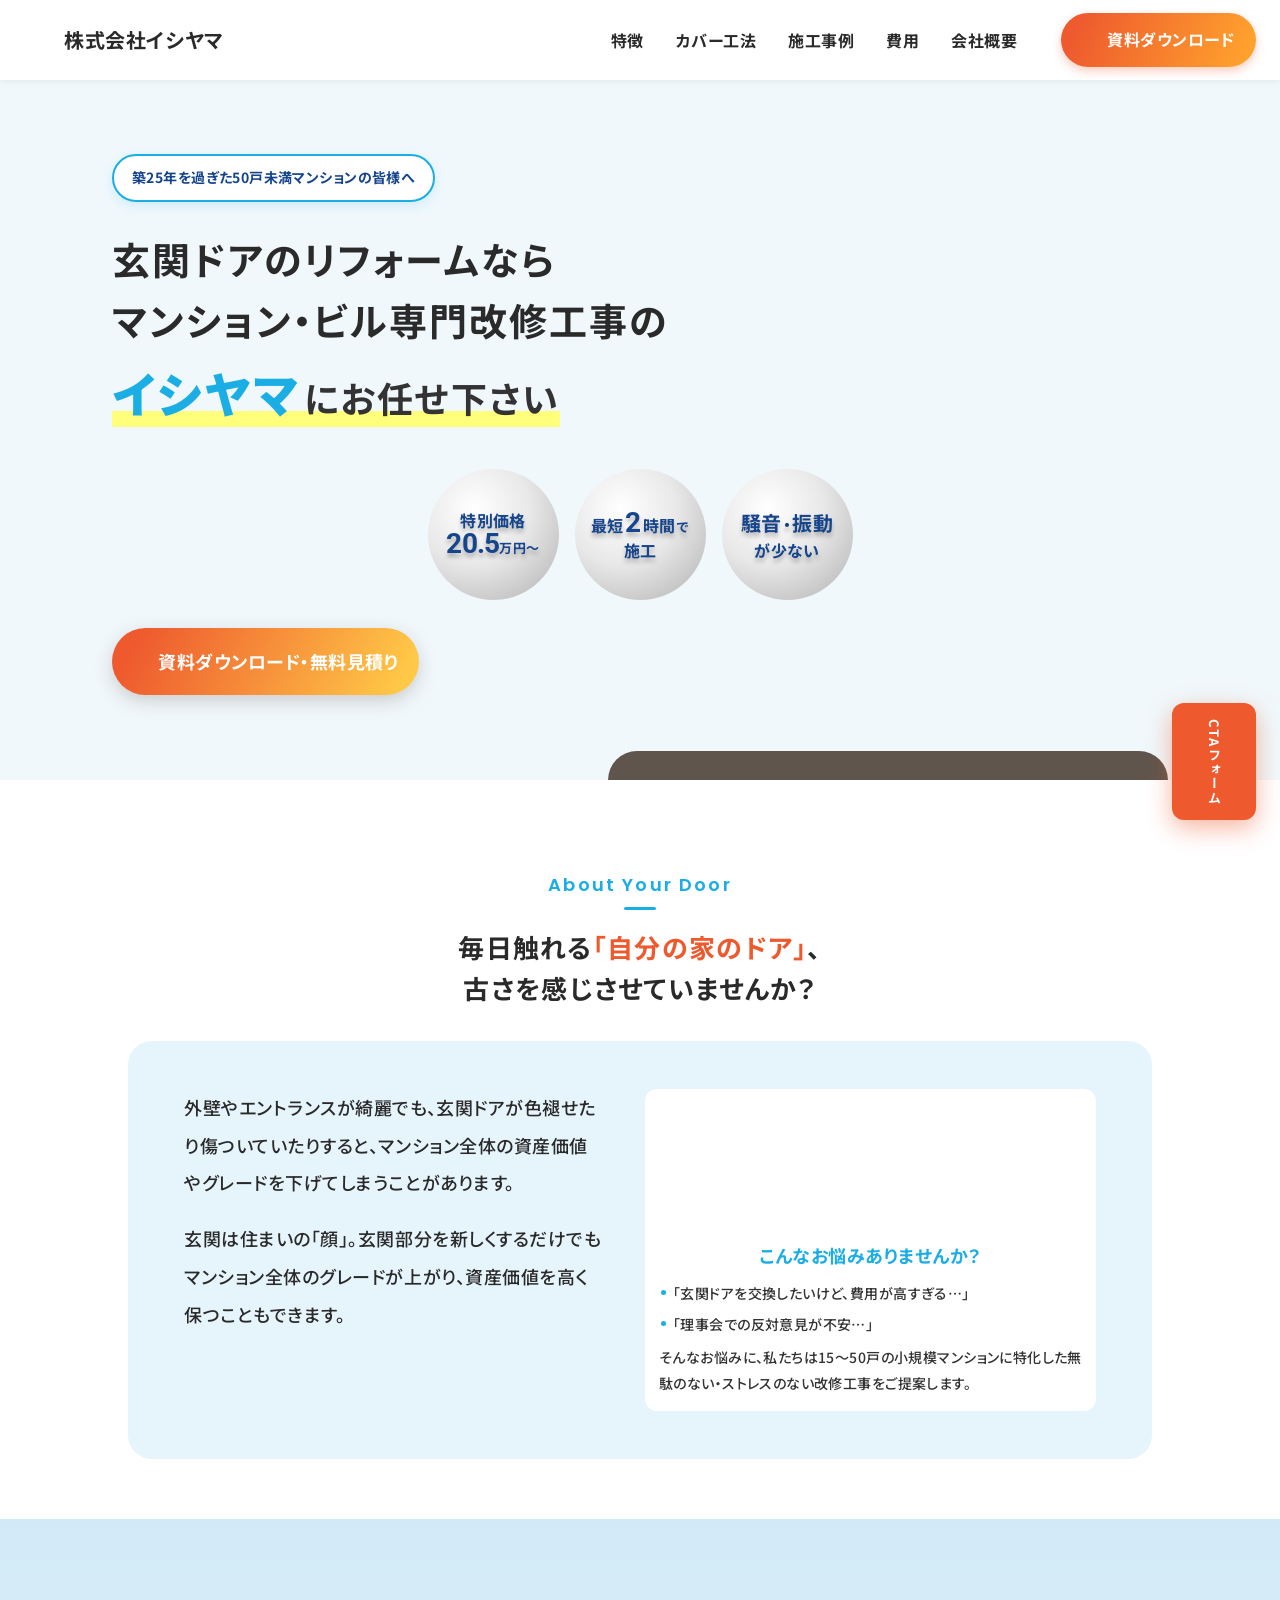
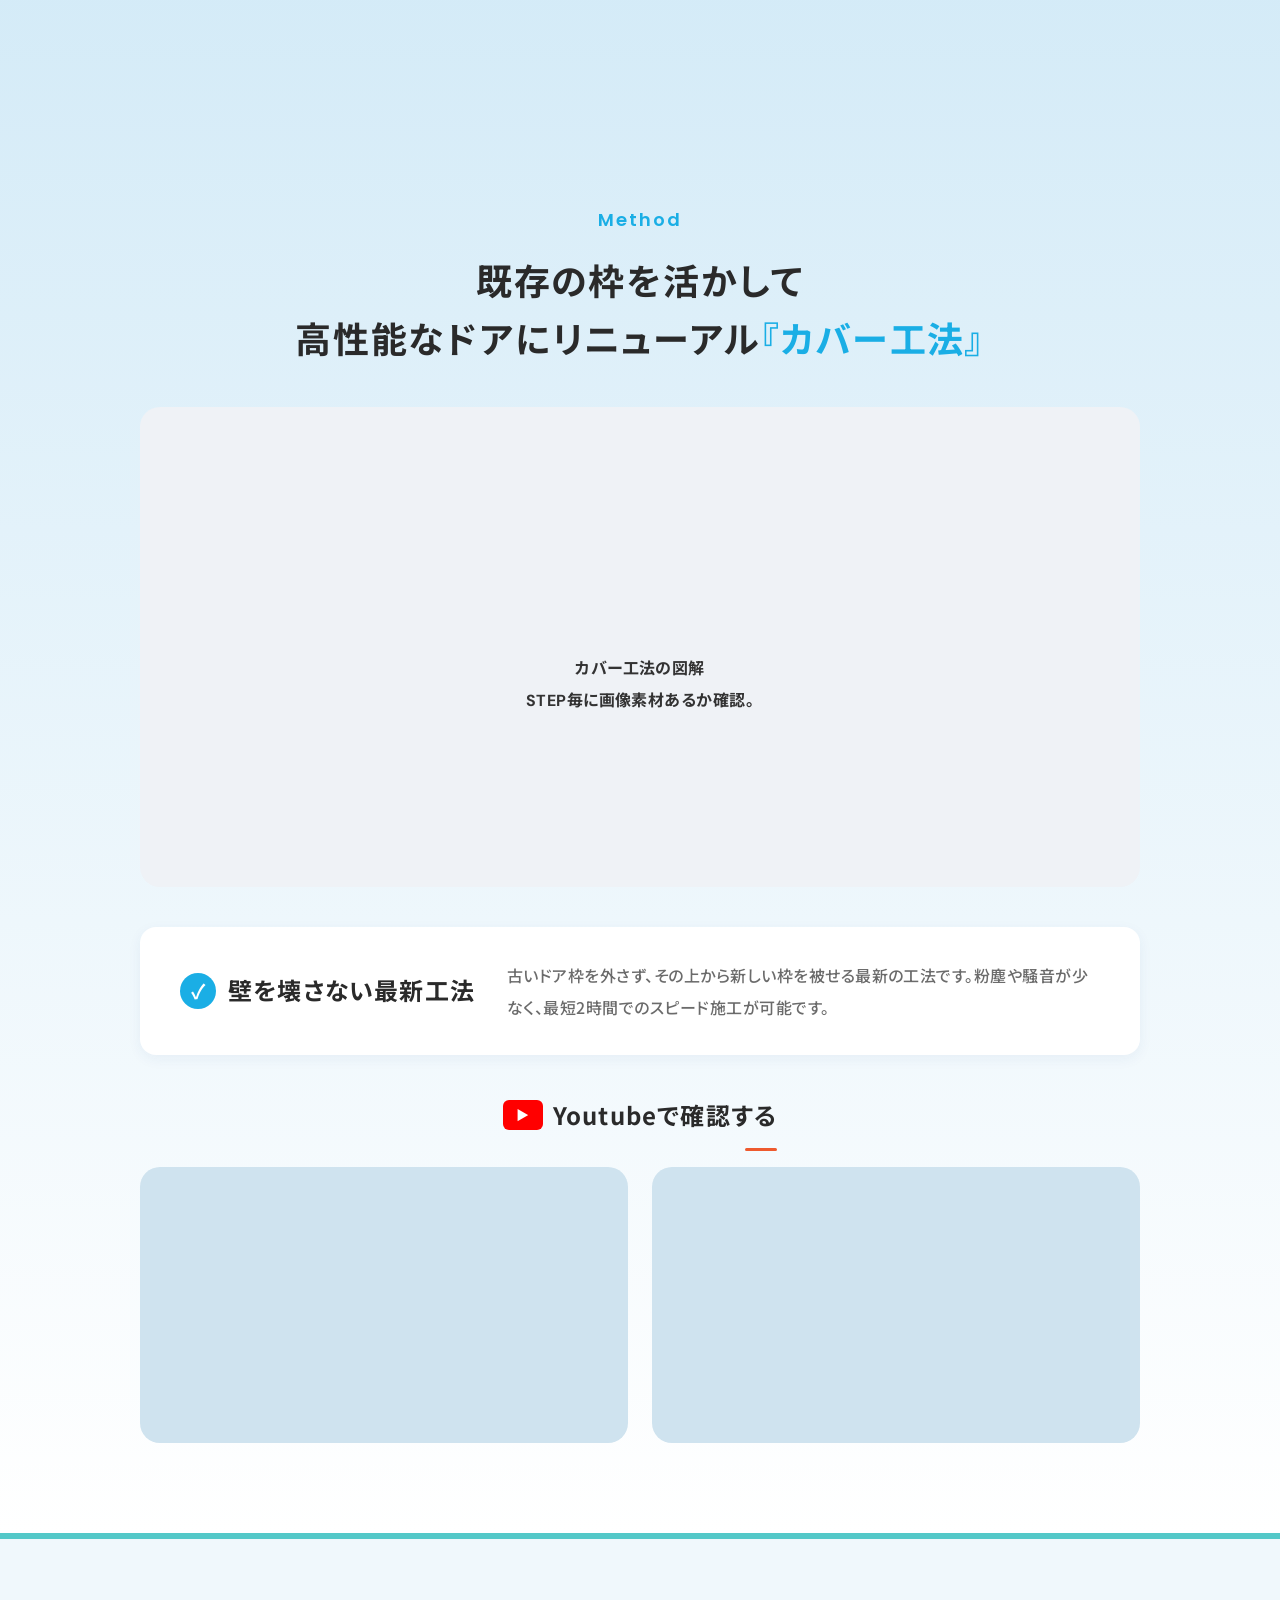
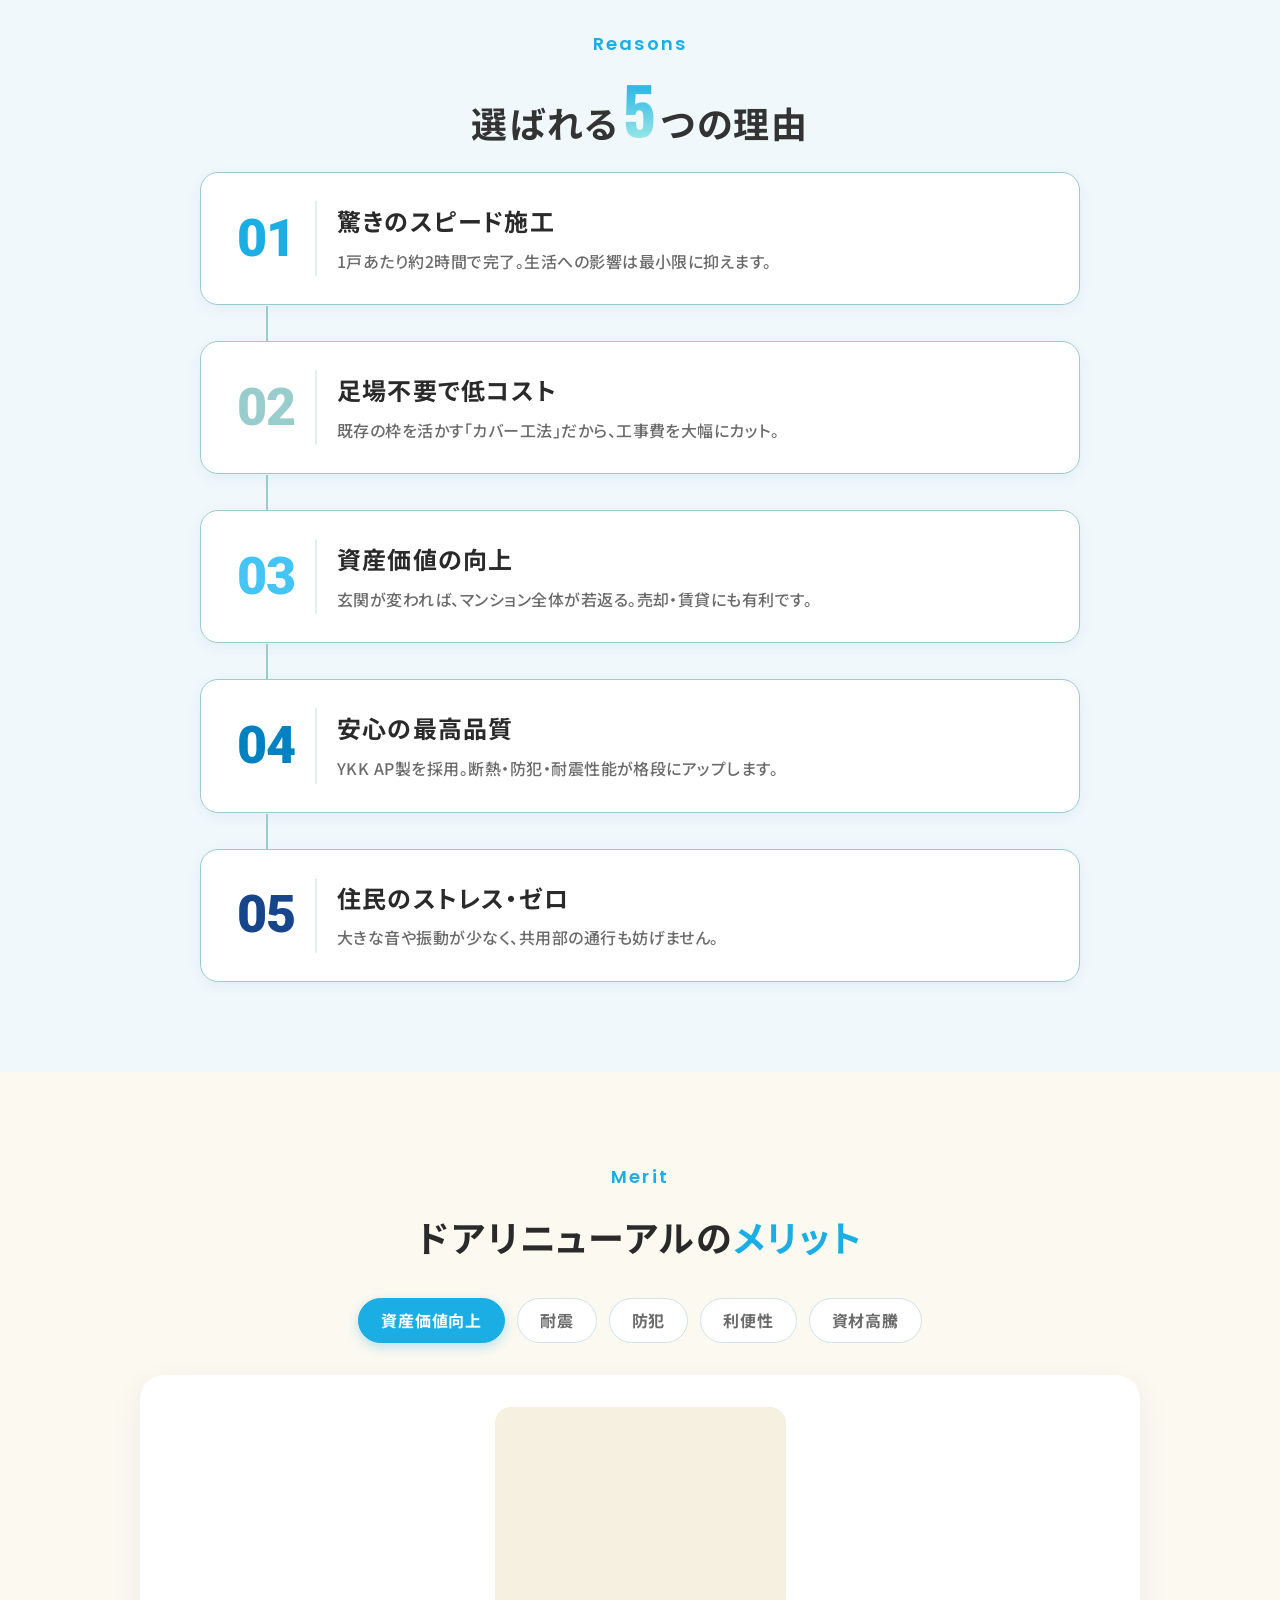
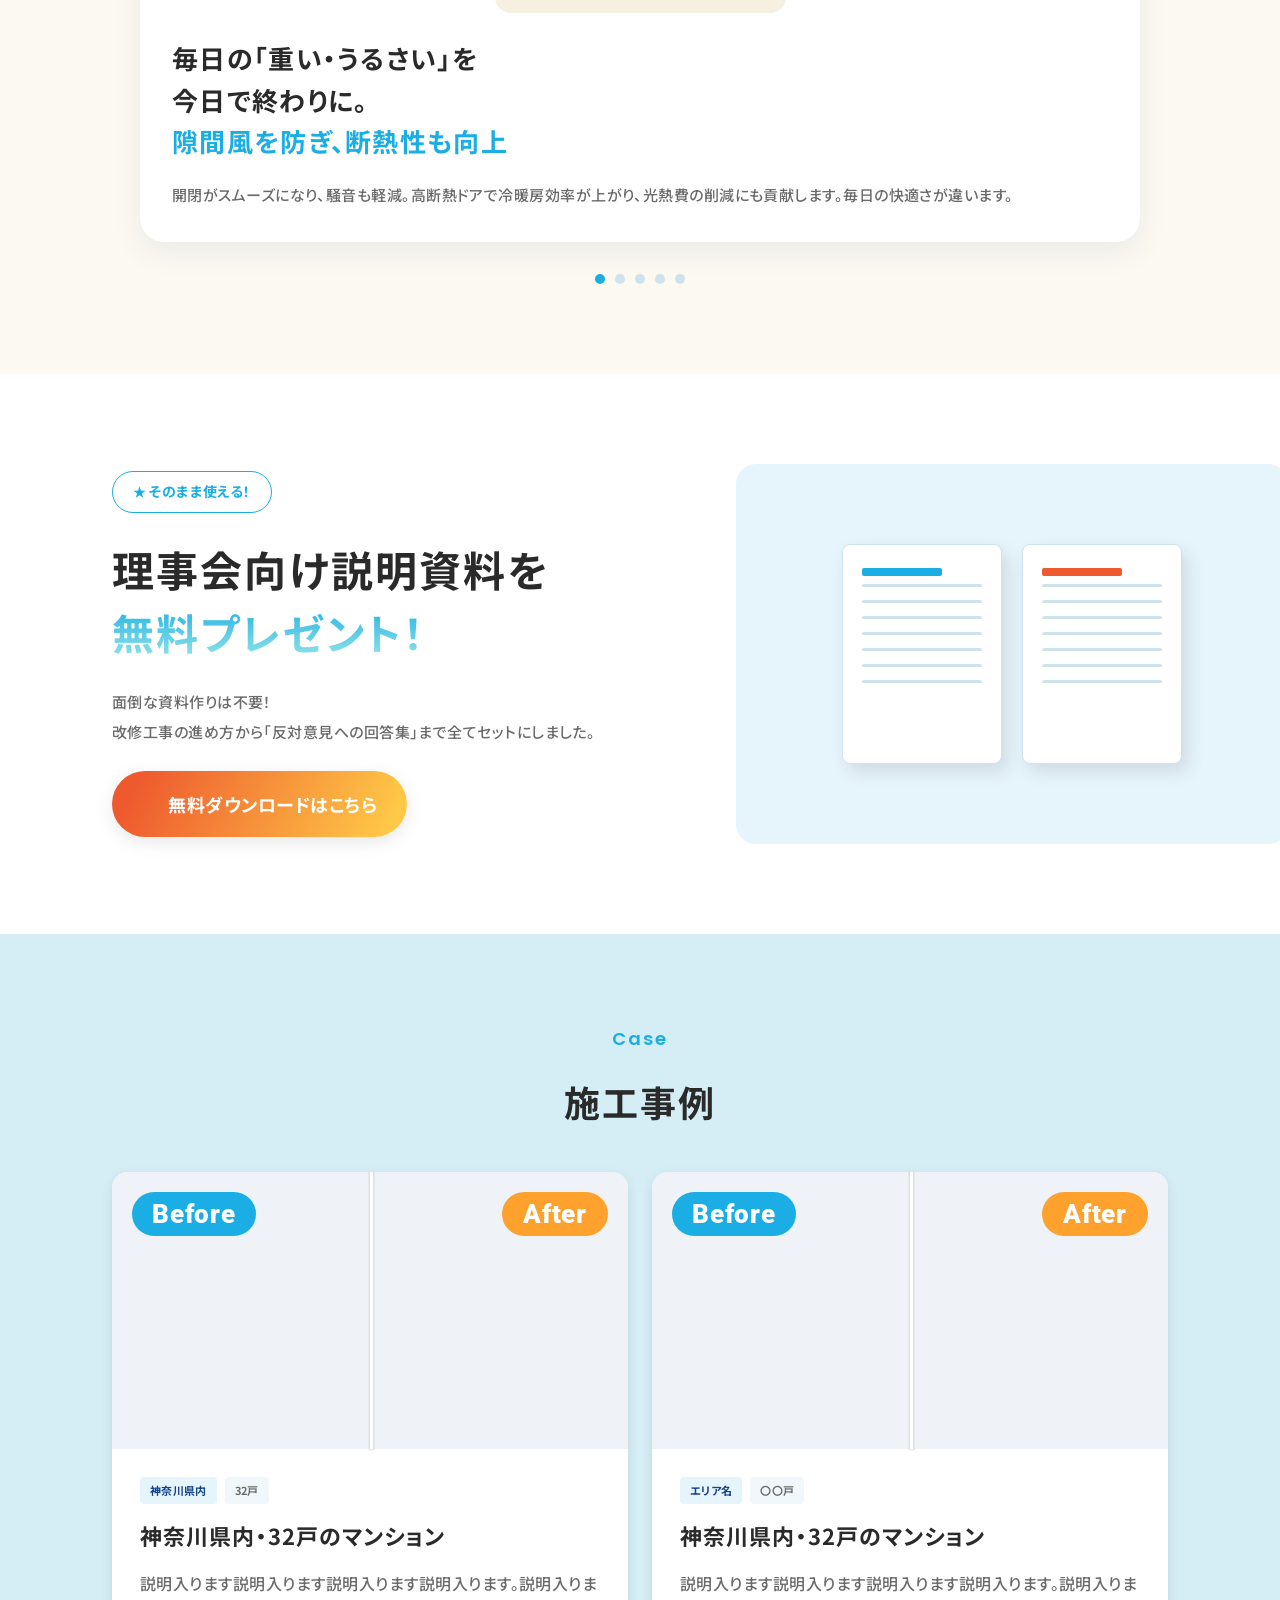
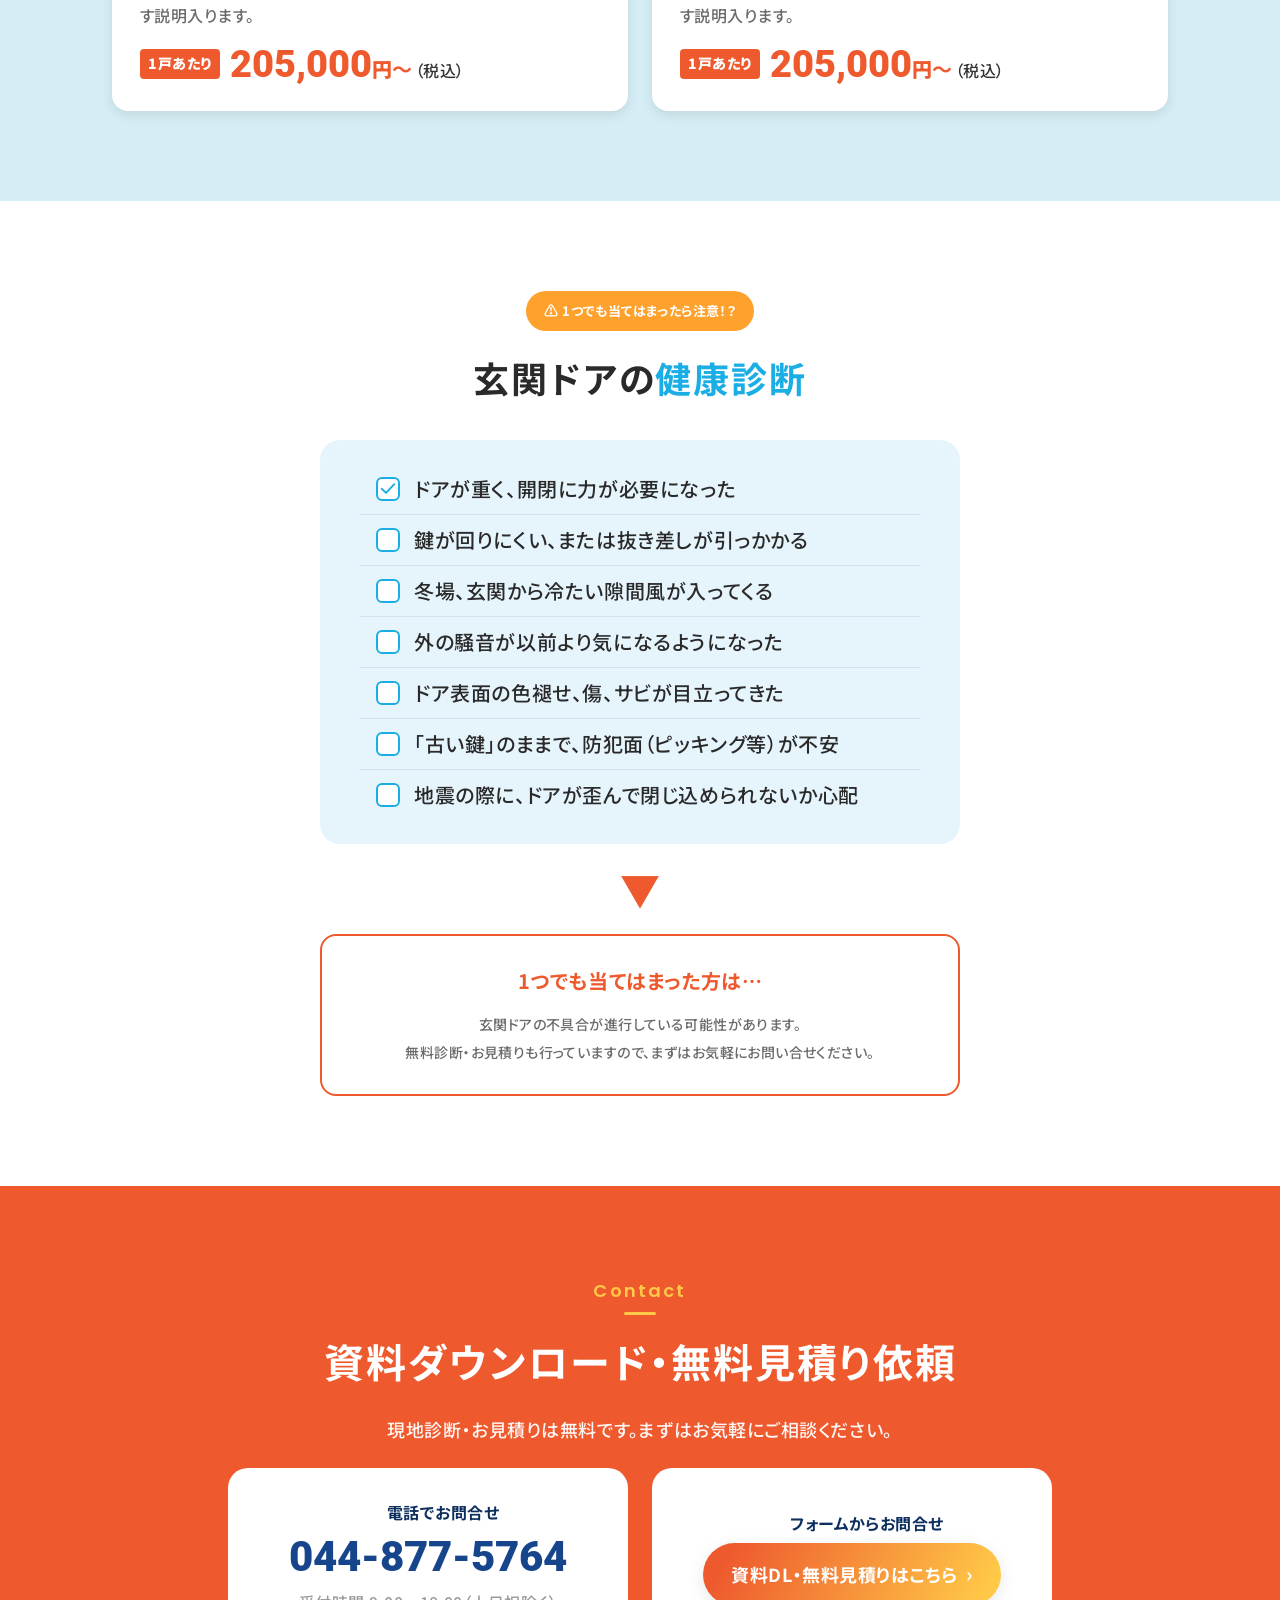
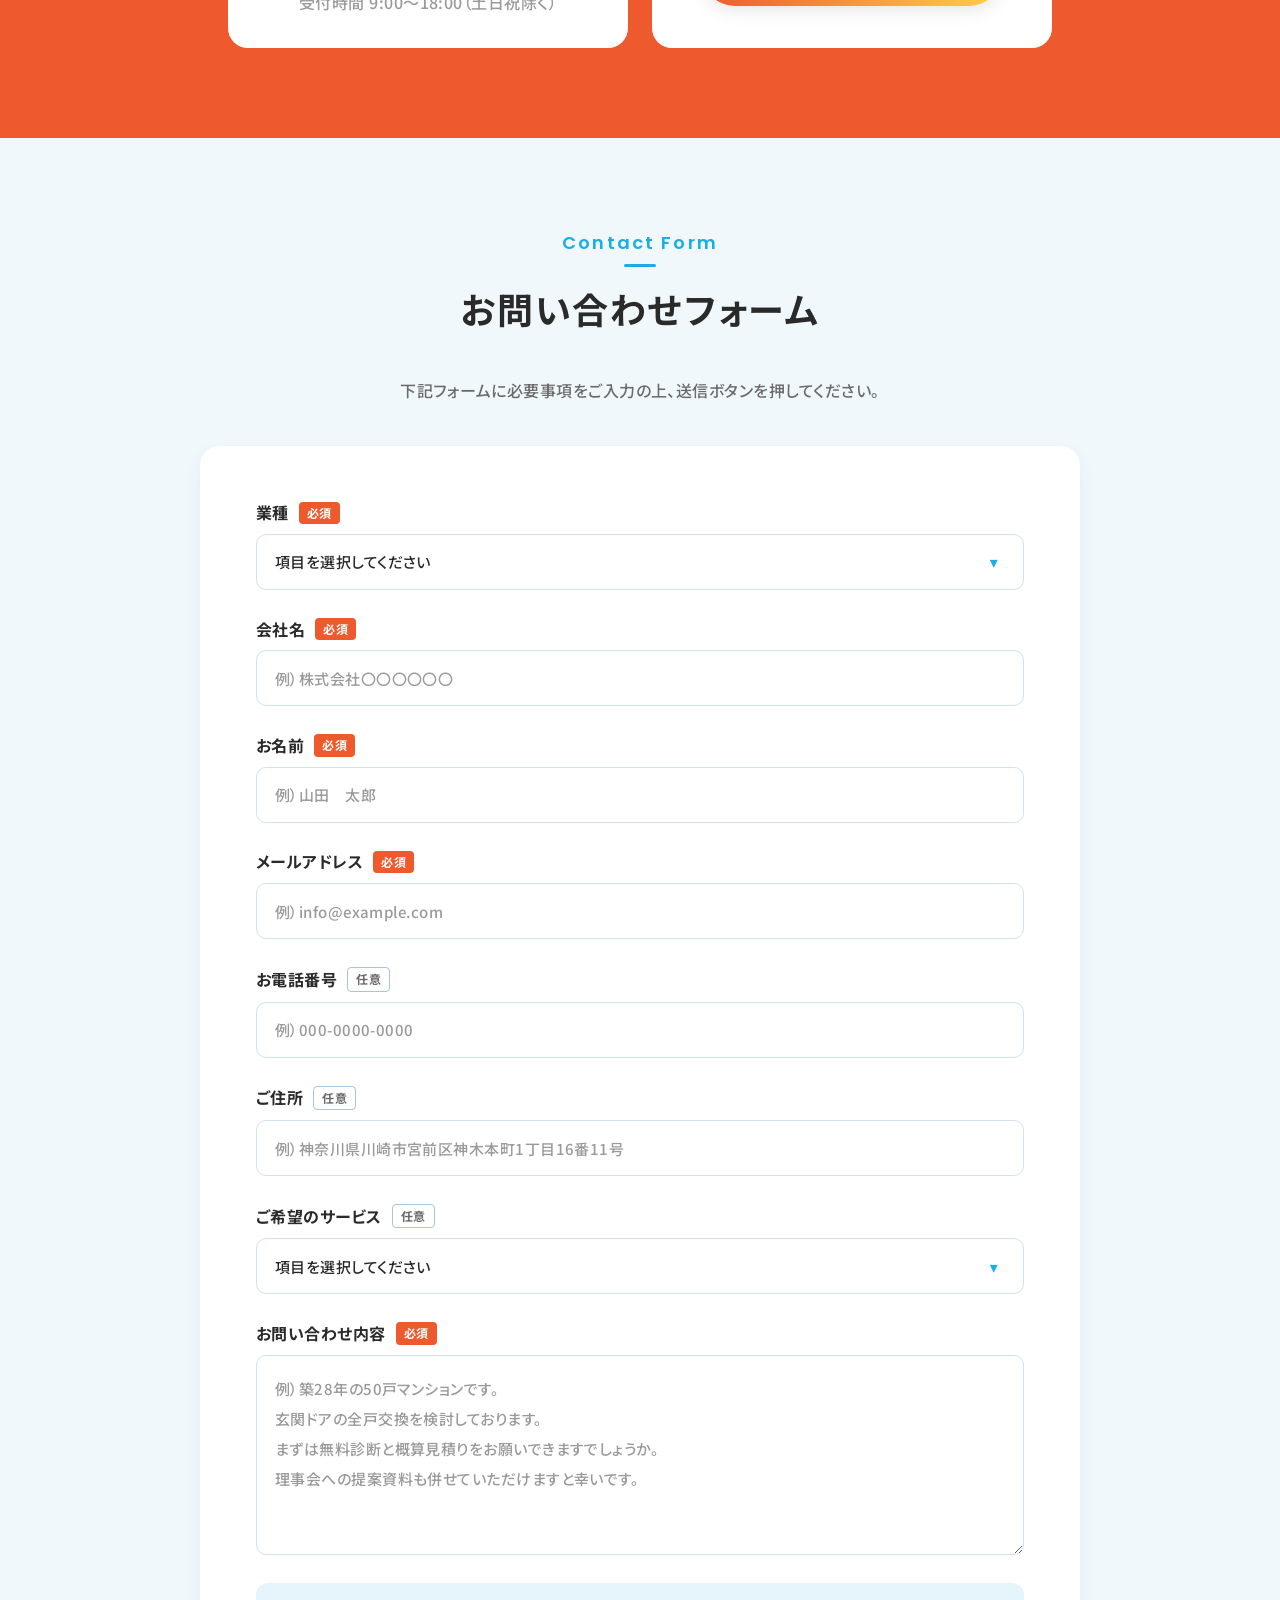
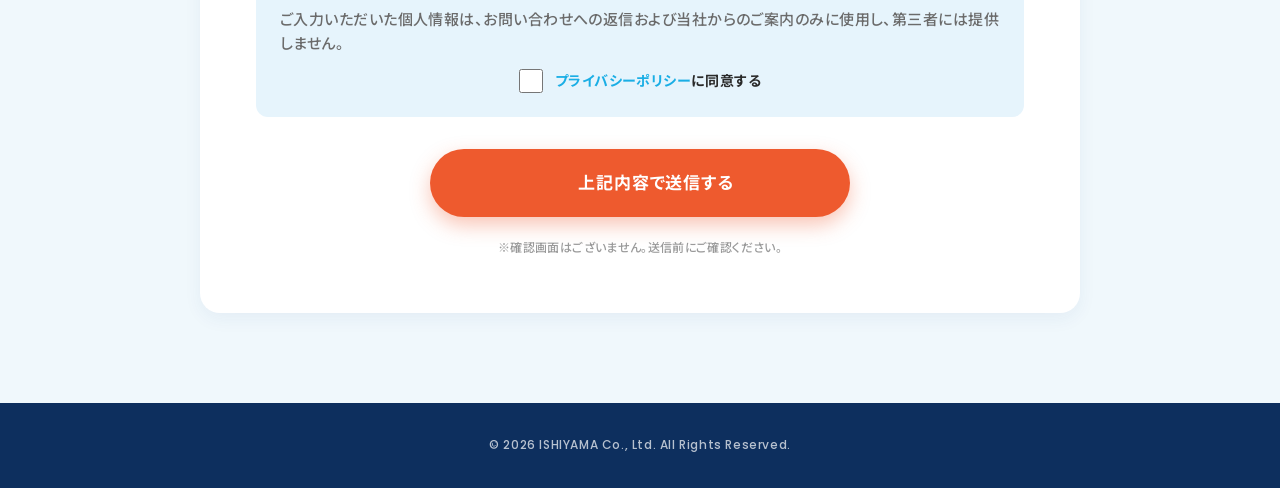
<file: ishiyama-lp/index.html>
<!DOCTYPE html>
<html lang="ja">
<head>
<meta charset="UTF-8">
<meta name="viewport" content="width=device-width, initial-scale=1.0">
<meta name="format-detection" content="telephone=no">
<title>玄関ドアのリフォームならイシヤマ｜マンション・ビル専門改修工事</title>
<meta name="description" content="築25年を過ぎた50戸未満マンション向けの玄関ドアリフォーム。カバー工法で1戸あたり20.5万円〜、最短2時間で施工。神奈川・川崎の株式会社イシヤマ。">
<link rel="preconnect" href="https://fonts.googleapis.com">
<link rel="preconnect" href="https://fonts.gstatic.com" crossorigin>
<link rel="stylesheet" href="https://fonts.googleapis.com/css2?family=DM+Sans:wght@400;700&family=Noto+Sans+JP:wght@400;500;700;900&family=Oswald:wght@700&family=Poppins:wght@600;700;900&family=Roboto:wght@700;900&display=swap">
<link rel="stylesheet" href="css/style.css">
</head>
<body class="lp-body">

<!-- ============ HEADER — Figma実値 (1406:3103) ============ -->
<header class="lp-header">
  <div class="lp-header__inner">
    <a href="#" class="lp-logo">
      <span class="lp-logo__mark" aria-hidden="true">
        <!-- ロゴ画像差替えエリア (Figma logo 34x34) -->
      </span>
      <span class="lp-logo__jp">株式会社イシヤマ</span>
    </a>
    <nav class="lp-header__nav" aria-label="グローバルナビゲーション">
      <a href="#empathy">特徴</a>
      <a href="#method">カバー工法</a>
      <a href="#cases">施工事例</a>
      <a href="#">費用</a>
      <a href="#">会社概要</a>
    </nav>
    <a href="#contact" class="lp-header__dlbtn">
      <span class="lp-icon" data-icon="download" aria-hidden="true"></span>
      <span>資料ダウンロード</span>
    </a>
  </div>
</header>

<main class="lp-main">

  <!-- ============ HERO (FV) — Figma実値 (1406:3122) ============ -->
  <section class="lp-hero">
    <!-- 背景パターン画像差替えエリア (concrete texture) -->
    <div class="lp-hero__bgpattern" aria-hidden="true"></div>

    <div class="lp-hero__inner">
      <div class="lp-hero__copy">
        <p class="lp-hero__tag">築25年を過ぎた50戸未満マンションの皆様へ</p>

        <h1 class="lp-hero__title">
          <span class="lp-hero__line">玄関ドアのリフォームなら</span>
          <span class="lp-hero__line">マンション・ビル専門改修工事の</span>
          <span class="lp-hero__brandline">
            <span class="lp-hero__brand">イシヤマ</span><span class="lp-hero__after">にお任せ下さい</span>
          </span>
        </h1>

        <ul class="lp-hero__features">
          <li class="lp-feature">
            <span class="lp-feature__bg" aria-hidden="true"></span>
            <span class="lp-feature__txt">
              <span class="lp-feature__lbl">特別価格</span>
              <span class="lp-feature__price"><span class="lp-feature__num">20.5</span><span class="lp-feature__yen">万円～</span></span>
            </span>
          </li>
          <li class="lp-feature">
            <span class="lp-feature__bg" aria-hidden="true"></span>
            <span class="lp-feature__txt">
              <span class="lp-feature__row"><span class="lp-feature__sm">最短</span><span class="lp-feature__num lp-feature__num--m">2</span><span class="lp-feature__sm">時間</span><span class="lp-feature__xs">で</span></span>
              <span class="lp-feature__sm">施工</span>
            </span>
          </li>
          <li class="lp-feature">
            <span class="lp-feature__bg" aria-hidden="true"></span>
            <span class="lp-feature__txt">
              <span class="lp-feature__row"><span class="lp-feature__md">騒音</span><span class="lp-feature__sm">・</span><span class="lp-feature__md">振動</span></span>
              <span class="lp-feature__sm">が少ない</span>
            </span>
          </li>
        </ul>

        <a href="#contact" class="lp-btn lp-btn--hero">
          <span class="lp-icon" data-icon="download" aria-hidden="true"></span>
          <span>資料ダウンロード・無料見積り</span>
        </a>
      </div>

      <!-- 右側: 大型写真エリア（角丸トップ300px、bg #5f554d、画像差替え用） -->
      <div class="lp-hero__photo">
        <!-- TODO: 画像差替え (Figma: 29700533_m_2) -->
      </div>
    </div>
  </section>

  <!-- ============ 01 EMPATHY (About Your Door) — Figma実値 (1406:3193) ============ -->
  <section class="lp-section lp-empathy" id="empathy">
    <header class="lp-empathy__head">
      <p class="lp-eyebrow"><span>About Your Door</span></p>
      <h2 class="lp-empathy__title">
        毎日触れる<span class="lp-empathy__hl">「自分の家のドア」</span>、<br>
        古さを感じさせていませんか？
      </h2>
    </header>

    <div class="lp-empathy__card">
      <div class="lp-empathy__text">
        <p>外壁やエントランスが綺麗でも、玄関ドアが色褪せたり傷ついていたりすると、マンション全体の資産価値やグレードを下げてしまうことがあります。</p>
        <p>玄関は住まいの「顔」。玄関部分を新しくするだけでもマンション全体のグレードが上がり、資産価値を高く保つこともできます。</p>
      </div>

      <aside class="lp-empathy__hilite">
        <!-- 電球イラスト 画像差替えエリア (Figma: c 171x131) -->
        <span class="lp-empathy__icon" aria-hidden="true"></span>
        <h3 class="lp-empathy__heading">こんなお悩みありませんか？</h3>
        <ul class="lp-empathy__bullets">
          <li>「玄関ドアを交換したいけど、費用が高すぎる…」</li>
          <li>「理事会での反対意見が不安…」</li>
        </ul>
        <p class="lp-empathy__sub">そんなお悩みに、私たちは15〜50戸の小規模マンションに特化した無駄のない・ストレスのない改修工事をご提案します。</p>
      </aside>
    </div>
  </section>

  <!-- ============ 02 COVER METHOD — Figma実値 (1406:3275) ============ -->
  <section class="lp-method" id="method">
    <!-- 上部 wave divider 画像差替えエリア (Figma: Vector 4, 1440x70) -->
    <div class="lp-method__wave" aria-hidden="true"></div>

    <div class="lp-method__inner">
      <header class="lp-method__head">
        <p class="lp-eyebrow lp-eyebrow--noline"><span>Method</span></p>
        <h2 class="lp-method__title">
          既存の枠を活かして<br>
          高性能なドアにリニューアル<span class="lp-method__hl">『カバー工法』</span>
        </h2>
      </header>

      <figure class="lp-method__diagram">
        <!-- 図解画像差替えエリア (Figma: 中央アイコン + キャプション) -->
        <span class="lp-method__diagram-icon" aria-hidden="true"></span>
        <figcaption class="lp-method__diagram-cap">
          <span>カバー工法の図解</span>
          <span>STEP毎に画像素材あるか確認。</span>
        </figcaption>
      </figure>

      <div class="lp-method__card">
        <div class="lp-method__check-row">
          <span class="lp-method__check" aria-hidden="true">✓</span>
          <h3 class="lp-method__heading">壁を壊さない最新工法</h3>
        </div>
        <p class="lp-method__body">古いドア枠を外さず、その上から新しい枠を被せる最新の工法です。粉塵や騒音が少なく、最短2時間でのスピード施工が可能です。</p>
      </div>

      <div class="lp-method__youtube">
        <h3 class="lp-yt-heading">
          <span class="lp-yt-heading__icon" aria-hidden="true">▶</span>
          <span>Youtubeで確認する</span>
        </h3>
        <div class="lp-yt-grid">
          <a href="#" class="lp-yt-thumb" aria-label="動画1"></a>
          <a href="#" class="lp-yt-thumb" aria-label="動画2"></a>
        </div>
      </div>
    </div>
  </section>

  <!-- ============ 03 REASONS — Figma実値 (1406:3302) ============ -->
  <section class="lp-reasons" id="reasons">
    <header class="lp-reasons__head">
      <p class="lp-eyebrow lp-eyebrow--noline lp-eyebrow--tight"><span>Reasons</span></p>
      <h2 class="lp-reasons__title">
        <span class="lp-reasons__txt">選ばれる</span><span class="lp-reasons__big">5</span><span class="lp-reasons__txt">つの理由</span>
      </h2>
    </header>

    <ol class="lp-reasons__list">
      <li class="lp-reason" data-num="01">
        <span class="lp-reason__num">01</span>
        <span class="lp-reason__sep" aria-hidden="true"></span>
        <div class="lp-reason__body">
          <h3>驚きのスピード施工</h3>
          <p>1戸あたり約2時間で完了。生活への影響は最小限に抑えます。</p>
        </div>
      </li>
      <li class="lp-reason" data-num="02">
        <span class="lp-reason__num">02</span>
        <span class="lp-reason__sep" aria-hidden="true"></span>
        <div class="lp-reason__body">
          <h3>足場不要で低コスト</h3>
          <p>既存の枠を活かす「カバー工法」だから、工事費を大幅にカット。</p>
        </div>
      </li>
      <li class="lp-reason" data-num="03">
        <span class="lp-reason__num">03</span>
        <span class="lp-reason__sep" aria-hidden="true"></span>
        <div class="lp-reason__body">
          <h3>資産価値の向上</h3>
          <p>玄関が変われば、マンション全体が若返る。売却・賃貸にも有利です。</p>
        </div>
      </li>
      <li class="lp-reason" data-num="04">
        <span class="lp-reason__num">04</span>
        <span class="lp-reason__sep" aria-hidden="true"></span>
        <div class="lp-reason__body">
          <h3>安心の最高品質</h3>
          <p>YKK AP製を採用。断熱・防犯・耐震性能が格段にアップします。</p>
        </div>
      </li>
      <li class="lp-reason" data-num="05">
        <span class="lp-reason__num">05</span>
        <span class="lp-reason__sep" aria-hidden="true"></span>
        <div class="lp-reason__body">
          <h3>住民のストレス・ゼロ</h3>
          <p>大きな音や振動が少なく、共用部の通行も妨げません。</p>
        </div>
      </li>
    </ol>
  </section>

  <!-- ============ 04 MERITS — Figma実値 (1406:3354) ============ -->
  <section class="lp-merits" id="merits">
    <header class="lp-merits__head">
      <p class="lp-eyebrow lp-eyebrow--noline lp-eyebrow--tight"><span>Merit</span></p>
      <h2 class="lp-merits__title">
        ドアリニューアルの<span class="lp-merits__hl">メリット</span>
      </h2>
    </header>

    <div class="lp-merits__tabs" role="tablist">
      <button class="lp-tab is-active" role="tab" aria-selected="true" data-tab="t1">資産価値向上</button>
      <button class="lp-tab" role="tab" aria-selected="false" data-tab="t2">耐震</button>
      <button class="lp-tab" role="tab" aria-selected="false" data-tab="t3">防犯</button>
      <button class="lp-tab" role="tab" aria-selected="false" data-tab="t4">利便性</button>
      <button class="lp-tab" role="tab" aria-selected="false" data-tab="t5">資材高騰</button>
    </div>

    <div class="lp-merits__panel">
      <!-- t1: 資産価値向上 -->
      <div class="lp-merits__pane is-active" data-pane="t1" role="tabpanel">
        <div class="lp-merits__visual" aria-hidden="true"></div>
        <div class="lp-merits__copy">
          <h3 class="lp-merits__copytitle">
            毎日の「重い・うるさい」を<br>
            今日で終わりに。<br>
            <span class="lp-merits__hl">隙間風を防ぎ、断熱性も向上</span>
          </h3>
          <p class="lp-merits__body">
            開閉がスムーズになり、騒音も軽減。高断熱ドアで冷暖房効率が上がり、光熱費の削減にも貢献します。毎日の快適さが違います。
          </p>
        </div>
      </div>

      <!-- t2: 耐震 -->
      <div class="lp-merits__pane" data-pane="t2" role="tabpanel">
        <div class="lp-merits__visual" aria-hidden="true"></div>
        <div class="lp-merits__copy">
          <h3 class="lp-merits__copytitle">
            地震時の「閉じ込め」を<br>
            未然に防ぐ。<br>
            <span class="lp-merits__hl">耐震フレームで安心の住まいに</span>
          </h3>
          <p class="lp-merits__body">
            ※耐震に関するコピーをこちらに入れてください。テキストは仮の内容です。
          </p>
        </div>
      </div>

      <!-- t3: 防犯 -->
      <div class="lp-merits__pane" data-pane="t3" role="tabpanel">
        <div class="lp-merits__visual" aria-hidden="true"></div>
        <div class="lp-merits__copy">
          <h3 class="lp-merits__copytitle">
            ピッキング・サムターン回しを<br>
            徹底対策。<br>
            <span class="lp-merits__hl">最新ロックで防犯性能アップ</span>
          </h3>
          <p class="lp-merits__body">
            ※防犯に関するコピーをこちらに入れてください。テキストは仮の内容です。
          </p>
        </div>
      </div>

      <!-- t4: 利便性 -->
      <div class="lp-merits__pane" data-pane="t4" role="tabpanel">
        <div class="lp-merits__visual" aria-hidden="true"></div>
        <div class="lp-merits__copy">
          <h3 class="lp-merits__copytitle">
            スマートキー・電動アシストで<br>
            毎日の出入りをもっと快適に。<br>
            <span class="lp-merits__hl">暮らしの利便性を向上</span>
          </h3>
          <p class="lp-merits__body">
            ※利便性に関するコピーをこちらに入れてください。テキストは仮の内容です。
          </p>
        </div>
      </div>

      <!-- t5: 資材高騰 -->
      <div class="lp-merits__pane" data-pane="t5" role="tabpanel">
        <div class="lp-merits__visual" aria-hidden="true"></div>
        <div class="lp-merits__copy">
          <h3 class="lp-merits__copytitle">
            資材価格高騰の今だからこそ、<br>
            カバー工法でコストを抑制。<br>
            <span class="lp-merits__hl">今が最もお得なタイミング</span>
          </h3>
          <p class="lp-merits__body">
            ※資材高騰に関するコピーをこちらに入れてください。テキストは仮の内容です。
          </p>
        </div>
      </div>
    </div>

    <ul class="lp-pagination" aria-hidden="true">
      <li class="is-active" data-pag="t1"></li>
      <li data-pag="t2"></li>
      <li data-pag="t3"></li>
      <li data-pag="t4"></li>
      <li data-pag="t5"></li>
    </ul>
  </section>

  <!-- ============ 05 RIJIKAI — Figma実値 (1406:3383) ============ -->
  <section class="lp-rijikai" id="rijikai">
    <div class="lp-rijikai__inner">
      <div class="lp-rijikai__copy">
        <span class="lp-rijikai__ribbon">
          <span class="lp-rijikai__star" aria-hidden="true">★</span>
          そのまま使える！
        </span>
        <h2 class="lp-rijikai__title">
          <span>理事会向け説明資料を</span>
          <span class="lp-rijikai__hl">無料プレゼント！</span>
        </h2>
        <p class="lp-rijikai__lead">
          面倒な資料作りは不要！<br>
          改修工事の進め方から「反対意見への回答集」まで全てセットにしました。
        </p>
        <a href="#contact" class="lp-btn lp-btn--rijikai">
          <span class="lp-icon" data-icon="download" aria-hidden="true"></span>
          <span>無料ダウンロードはこちら</span>
        </a>
      </div>

      <div class="lp-rijikai__visual" aria-hidden="true">
        <span class="lp-rijikai__doc lp-rijikai__doc--blue"></span>
        <span class="lp-rijikai__doc lp-rijikai__doc--orange"></span>
      </div>
    </div>
  </section>

  <!-- ============ 06 CASES — Figma実値 (1406:3413) ============ -->
  <section class="lp-cases" id="cases">
    <header class="lp-cases__head">
      <p class="lp-eyebrow lp-eyebrow--noline"><span>Case</span></p>
      <h2 class="lp-cases__title">施工事例</h2>
    </header>

    <ul class="lp-cases__list">
      <li class="lp-case">
        <!-- Before/After画像エリア (差替え用) -->
        <div class="lp-case__image">
          <span class="lp-case__btag lp-case__btag--before">Before</span>
          <span class="lp-case__btag lp-case__btag--after">After</span>
          <span class="lp-case__divider" aria-hidden="true"></span>
        </div>
        <div class="lp-case__body">
          <div class="lp-case__meta">
            <span class="lp-case__tag lp-case__tag--loc">神奈川県内</span>
            <span class="lp-case__tag">32戸</span>
          </div>
          <h3 class="lp-case__title">神奈川県内・32戸のマンション</h3>
          <p class="lp-case__desc">説明入ります説明入ります説明入ります説明入ります。説明入ります説明入ります。</p>
          <p class="lp-case__price">
            <span class="lp-case__pbadge">1戸あたり</span>
            <span class="lp-case__pnum">205,000</span><span class="lp-case__pyen">円</span><span class="lp-case__ptilde">〜</span><span class="lp-case__ptax">（税込）</span>
          </p>
        </div>
      </li>

      <li class="lp-case">
        <div class="lp-case__image">
          <span class="lp-case__btag lp-case__btag--before">Before</span>
          <span class="lp-case__btag lp-case__btag--after">After</span>
          <span class="lp-case__divider" aria-hidden="true"></span>
        </div>
        <div class="lp-case__body">
          <div class="lp-case__meta">
            <span class="lp-case__tag lp-case__tag--loc">エリア名</span>
            <span class="lp-case__tag">〇〇戸</span>
          </div>
          <h3 class="lp-case__title">神奈川県内・32戸のマンション</h3>
          <p class="lp-case__desc">説明入ります説明入ります説明入ります説明入ります。説明入ります説明入ります。</p>
          <p class="lp-case__price">
            <span class="lp-case__pbadge">1戸あたり</span>
            <span class="lp-case__pnum">205,000</span><span class="lp-case__pyen">円</span><span class="lp-case__ptilde">〜</span><span class="lp-case__ptax">（税込）</span>
          </p>
        </div>
      </li>
    </ul>
  </section>

  <!-- ============ 07 HEALTH CHECK — Figma実値 (1406:3469) ============ -->
  <section class="lp-health" id="health">
    <header class="lp-health__head">
      <p class="lp-health__ribbon">
        <span class="lp-health__warn" aria-hidden="true">⚠</span>
        <span>1つでも当てはまったら注意！？</span>
      </p>
      <h2 class="lp-health__title">
        玄関ドアの<span class="lp-health__hl">健康診断</span>
      </h2>
    </header>

    <div class="lp-health__inner">
      <ul class="lp-checklist">
        <li>
          <label class="lp-checklist__item">
            <input type="checkbox" class="lp-checklist__input" checked>
            <span class="lp-checklist__box" aria-hidden="true">
              <svg class="lp-checklist__svg" viewBox="0 0 20 14" xmlns="http://www.w3.org/2000/svg" aria-hidden="true">
                <path d="M2 7.5 L7.5 12.5 L18 1.5" stroke="currentColor" stroke-width="2.5" stroke-linecap="round" stroke-linejoin="round" fill="none"/>
              </svg>
            </span>
            <span class="lp-checklist__text">ドアが重く、開閉に力が必要になった</span>
          </label>
        </li>
        <li>
          <label class="lp-checklist__item">
            <input type="checkbox" class="lp-checklist__input">
            <span class="lp-checklist__box" aria-hidden="true">
              <svg class="lp-checklist__svg" viewBox="0 0 20 14" xmlns="http://www.w3.org/2000/svg" aria-hidden="true">
                <path d="M2 7.5 L7.5 12.5 L18 1.5" stroke="currentColor" stroke-width="2.5" stroke-linecap="round" stroke-linejoin="round" fill="none"/>
              </svg>
            </span>
            <span class="lp-checklist__text">鍵が回りにくい、または抜き差しが引っかかる</span>
          </label>
        </li>
        <li>
          <label class="lp-checklist__item">
            <input type="checkbox" class="lp-checklist__input">
            <span class="lp-checklist__box" aria-hidden="true">
              <svg class="lp-checklist__svg" viewBox="0 0 20 14" xmlns="http://www.w3.org/2000/svg" aria-hidden="true">
                <path d="M2 7.5 L7.5 12.5 L18 1.5" stroke="currentColor" stroke-width="2.5" stroke-linecap="round" stroke-linejoin="round" fill="none"/>
              </svg>
            </span>
            <span class="lp-checklist__text">冬場、玄関から冷たい隙間風が入ってくる</span>
          </label>
        </li>
        <li>
          <label class="lp-checklist__item">
            <input type="checkbox" class="lp-checklist__input">
            <span class="lp-checklist__box" aria-hidden="true">
              <svg class="lp-checklist__svg" viewBox="0 0 20 14" xmlns="http://www.w3.org/2000/svg" aria-hidden="true">
                <path d="M2 7.5 L7.5 12.5 L18 1.5" stroke="currentColor" stroke-width="2.5" stroke-linecap="round" stroke-linejoin="round" fill="none"/>
              </svg>
            </span>
            <span class="lp-checklist__text">外の騒音が以前より気になるようになった</span>
          </label>
        </li>
        <li>
          <label class="lp-checklist__item">
            <input type="checkbox" class="lp-checklist__input">
            <span class="lp-checklist__box" aria-hidden="true">
              <svg class="lp-checklist__svg" viewBox="0 0 20 14" xmlns="http://www.w3.org/2000/svg" aria-hidden="true">
                <path d="M2 7.5 L7.5 12.5 L18 1.5" stroke="currentColor" stroke-width="2.5" stroke-linecap="round" stroke-linejoin="round" fill="none"/>
              </svg>
            </span>
            <span class="lp-checklist__text">ドア表面の色褪せ、傷、サビが目立ってきた</span>
          </label>
        </li>
        <li>
          <label class="lp-checklist__item">
            <input type="checkbox" class="lp-checklist__input">
            <span class="lp-checklist__box" aria-hidden="true">
              <svg class="lp-checklist__svg" viewBox="0 0 20 14" xmlns="http://www.w3.org/2000/svg" aria-hidden="true">
                <path d="M2 7.5 L7.5 12.5 L18 1.5" stroke="currentColor" stroke-width="2.5" stroke-linecap="round" stroke-linejoin="round" fill="none"/>
              </svg>
            </span>
            <span class="lp-checklist__text">「古い鍵」のままで、防犯面（ピッキング等）が不安</span>
          </label>
        </li>
        <li>
          <label class="lp-checklist__item">
            <input type="checkbox" class="lp-checklist__input">
            <span class="lp-checklist__box" aria-hidden="true">
              <svg class="lp-checklist__svg" viewBox="0 0 20 14" xmlns="http://www.w3.org/2000/svg" aria-hidden="true">
                <path d="M2 7.5 L7.5 12.5 L18 1.5" stroke="currentColor" stroke-width="2.5" stroke-linecap="round" stroke-linejoin="round" fill="none"/>
              </svg>
            </span>
            <span class="lp-checklist__text">地震の際に、ドアが歪んで閉じ込められないか心配</span>
          </label>
        </li>
      </ul>

      <!-- 矢印画像差替えエリア (Figma: ▼ 149x50) -->
      <div class="lp-health__arrow" aria-hidden="true"></div>

      <div class="lp-health__result">
        <h3>1つでも当てはまった方は…</h3>
        <p>
          玄関ドアの不具合が進行している可能性があります。<br>
          無料診断・お見積りも行っていますので、まずはお気軽にお問い合せください。
        </p>
      </div>
    </div>
  </section>

  <!-- ============ 08 FINAL CTA ============ -->
  <section class="lp-section lp-finalcta">
    <div class="lp-finalcta__inner">
      <header class="lp-section__head lp-finalcta__head">
        <p class="lp-eyebrow lp-eyebrow--accent"><span>Contact</span></p>
        <h2 class="lp-finalcta__title">資料ダウンロード・無料見積り依頼</h2>
      </header>
      <p class="lp-finalcta__lead">現地診断・お見積りは無料です。まずはお気軽にご相談ください。</p>

      <div class="lp-finalcta__cards">
        <div class="lp-finalcta__card">
          <p class="lp-finalcta__cardlbl">
            <span class="lp-icon" data-icon="phone" aria-hidden="true"></span>
            電話でお問合せ
          </p>
          <a href="tel:044-877-5764" class="lp-finalcta__tel">044-877-5764</a>
          <p class="lp-finalcta__hours">受付時間 9:00〜18:00（土日祝除く）</p>
        </div>

        <div class="lp-finalcta__card">
          <p class="lp-finalcta__cardlbl">
            <span class="lp-icon" data-icon="mail" aria-hidden="true"></span>
            フォームからお問合せ
          </p>
          <a href="#contact" class="lp-btn lp-btn--grad">
            <span>資料DL・無料見積りはこちら</span>
            <span class="lp-btn__chev" aria-hidden="true">›</span>
          </a>
        </div>
      </div>

      <div class="lp-finalcta__chara" aria-hidden="true"></div>
    </div>
  </section>

  <!-- ============ 10 CONTACT FORM — Figma実値 (1406:3649) ============ -->
  <section class="lp-section lp-form" id="contact">
    <header class="lp-form__head">
      <p class="lp-eyebrow"><span>Contact Form</span></p>
      <h2 class="lp-form__title">お問い合わせフォーム</h2>
    </header>
    <p class="lp-form__lead">下記フォームに必要事項をご入力の上、送信ボタンを押してください。</p>

    <!-- ▼ CF7置換予定: form_card 内側を CF7 ショートコードで置換 -->
    <form class="lp-form__card" action="#" method="post">
      <div class="lp-field">
        <div class="lp-field__head">
          <label class="lp-field__label" for="f-industry">業種</label>
          <span class="lp-badge lp-badge--required">必須</span>
        </div>
        <div class="lp-select">
          <select id="f-industry" name="industry" required>
            <option value="">項目を選択してください</option>
            <option>マンション管理組合</option>
            <option>管理会社</option>
            <option>その他</option>
          </select>
        </div>
      </div>

      <div class="lp-field">
        <div class="lp-field__head">
          <label class="lp-field__label" for="f-company">会社名</label>
          <span class="lp-badge lp-badge--required">必須</span>
        </div>
        <input type="text" id="f-company" name="company" placeholder="例）株式会社〇〇〇〇〇〇" required>
      </div>

      <div class="lp-field">
        <div class="lp-field__head">
          <label class="lp-field__label" for="f-name">お名前</label>
          <span class="lp-badge lp-badge--required">必須</span>
        </div>
        <input type="text" id="f-name" name="your-name" placeholder="例）山田　太郎" required>
      </div>

      <div class="lp-field">
        <div class="lp-field__head">
          <label class="lp-field__label" for="f-email">メールアドレス</label>
          <span class="lp-badge lp-badge--required">必須</span>
        </div>
        <input type="email" id="f-email" name="your-email" placeholder="例）info@example.com" required>
      </div>

      <div class="lp-field">
        <div class="lp-field__head">
          <label class="lp-field__label" for="f-tel">お電話番号</label>
          <span class="lp-badge lp-badge--optional">任意</span>
        </div>
        <input type="tel" id="f-tel" name="tel" placeholder="例）000-0000-0000">
      </div>

      <div class="lp-field">
        <div class="lp-field__head">
          <label class="lp-field__label" for="f-address">ご住所</label>
          <span class="lp-badge lp-badge--optional">任意</span>
        </div>
        <input type="text" id="f-address" name="address" placeholder="例）神奈川県川崎市宮前区神木本町1丁目16番11号">
      </div>

      <div class="lp-field">
        <div class="lp-field__head">
          <label class="lp-field__label" for="f-service">ご希望のサービス</label>
          <span class="lp-badge lp-badge--optional">任意</span>
        </div>
        <div class="lp-select">
          <select id="f-service" name="service">
            <option value="">項目を選択してください</option>
            <option>玄関ドアリフォーム（カバー工法）</option>
            <option>無料診断・お見積り</option>
            <option>理事会向け資料のダウンロード</option>
          </select>
        </div>
      </div>

      <div class="lp-field">
        <div class="lp-field__head">
          <label class="lp-field__label" for="f-message">お問い合わせ内容</label>
          <span class="lp-badge lp-badge--required">必須</span>
        </div>
        <textarea id="f-message" name="your-message" rows="6" required placeholder="例）築28年の50戸マンションです。
玄関ドアの全戸交換を検討しております。
まずは無料診断と概算見積りをお願いできますでしょうか。
理事会への提案資料も併せていただけますと幸いです。"></textarea>
      </div>

      <div class="lp-privacy">
        <p class="lp-privacy__note">ご入力いただいた個人情報は、お問い合わせへの返信および当社からのご案内のみに使用し、第三者には提供しません。</p>
        <label class="lp-privacy__check">
          <input type="checkbox" name="agree" value="1" required>
          <span class="lp-privacy__txt"><a href="#">プライバシーポリシー</a>に同意する</span>
        </label>
      </div>

      <div class="lp-form__submit">
        <button type="submit" class="lp-form__btn">
          <span class="lp-icon" data-icon="paperplane" aria-hidden="true"></span>
          <span>上記内容で送信する</span>
        </button>
        <p class="lp-form__note">※確認画面はございません。送信前にご確認ください。</p>
      </div>
    </form>
  </section>

</main>

<!-- ============ FOOTER (copyright only) ============ -->
<footer class="lp-footer">
  <p class="lp-footer__copy">© 2026 ISHIYAMA Co., Ltd. All Rights Reserved.</p>
</footer>

<!-- ============ SP FIXED BOTTOM CTA ============ -->
<aside class="lp-fixedcta" aria-label="お問い合わせ追従ボタン">
  <p class="lp-fixedcta__bubble">今すぐタップで確認！</p>
  <a href="#contact" class="lp-fixedcta__btn">
    <span class="lp-icon" data-icon="download" aria-hidden="true"></span>
    <span>資料DL・無料見積りはこちら</span>
  </a>
</aside>

<!-- ============ PC FLOATING SIDE CTA ============ -->
<a href="#contact" class="lp-floating-cta" aria-label="CTAフォーム">
  <span class="lp-icon lp-floating-cta__icon" data-icon="mail" aria-hidden="true"></span>
  CTAフォーム
</a>

<!-- ============ JS (Merits tabs / Healthcheck checkbox is native) ============ -->
<script>
(function () {
  'use strict';

  // ─── 04 MERITS: Tab switching ───────────────────────────
  var tabs   = document.querySelectorAll('.lp-tab');
  var panes  = document.querySelectorAll('.lp-merits__pane');
  var pagDots = document.querySelectorAll('.lp-pagination li');

  function activate(targetId) {
    tabs.forEach(function (t) {
      var on = t.dataset.tab === targetId;
      t.classList.toggle('is-active', on);
      t.setAttribute('aria-selected', on ? 'true' : 'false');
    });
    panes.forEach(function (p) {
      p.classList.toggle('is-active', p.dataset.pane === targetId);
    });
    pagDots.forEach(function (d) {
      d.classList.toggle('is-active', d.dataset.pag === targetId);
    });
  }

  tabs.forEach(function (tab) {
    tab.addEventListener('click', function () {
      activate(tab.dataset.tab);
    });
  });

  // Pagination dot click (PC側でドットからもタブ切替できる)
  pagDots.forEach(function (dot) {
    dot.addEventListener('click', function () {
      if (dot.dataset.pag) activate(dot.dataset.pag);
    });
  });

  // ─── 07 HEALTHCHECK: チェックボックスはネイティブ動作 ───
  // <input type="checkbox"> + <label> で実装済み (JS不要)

})();
</script>

</body>
</html>
</file>
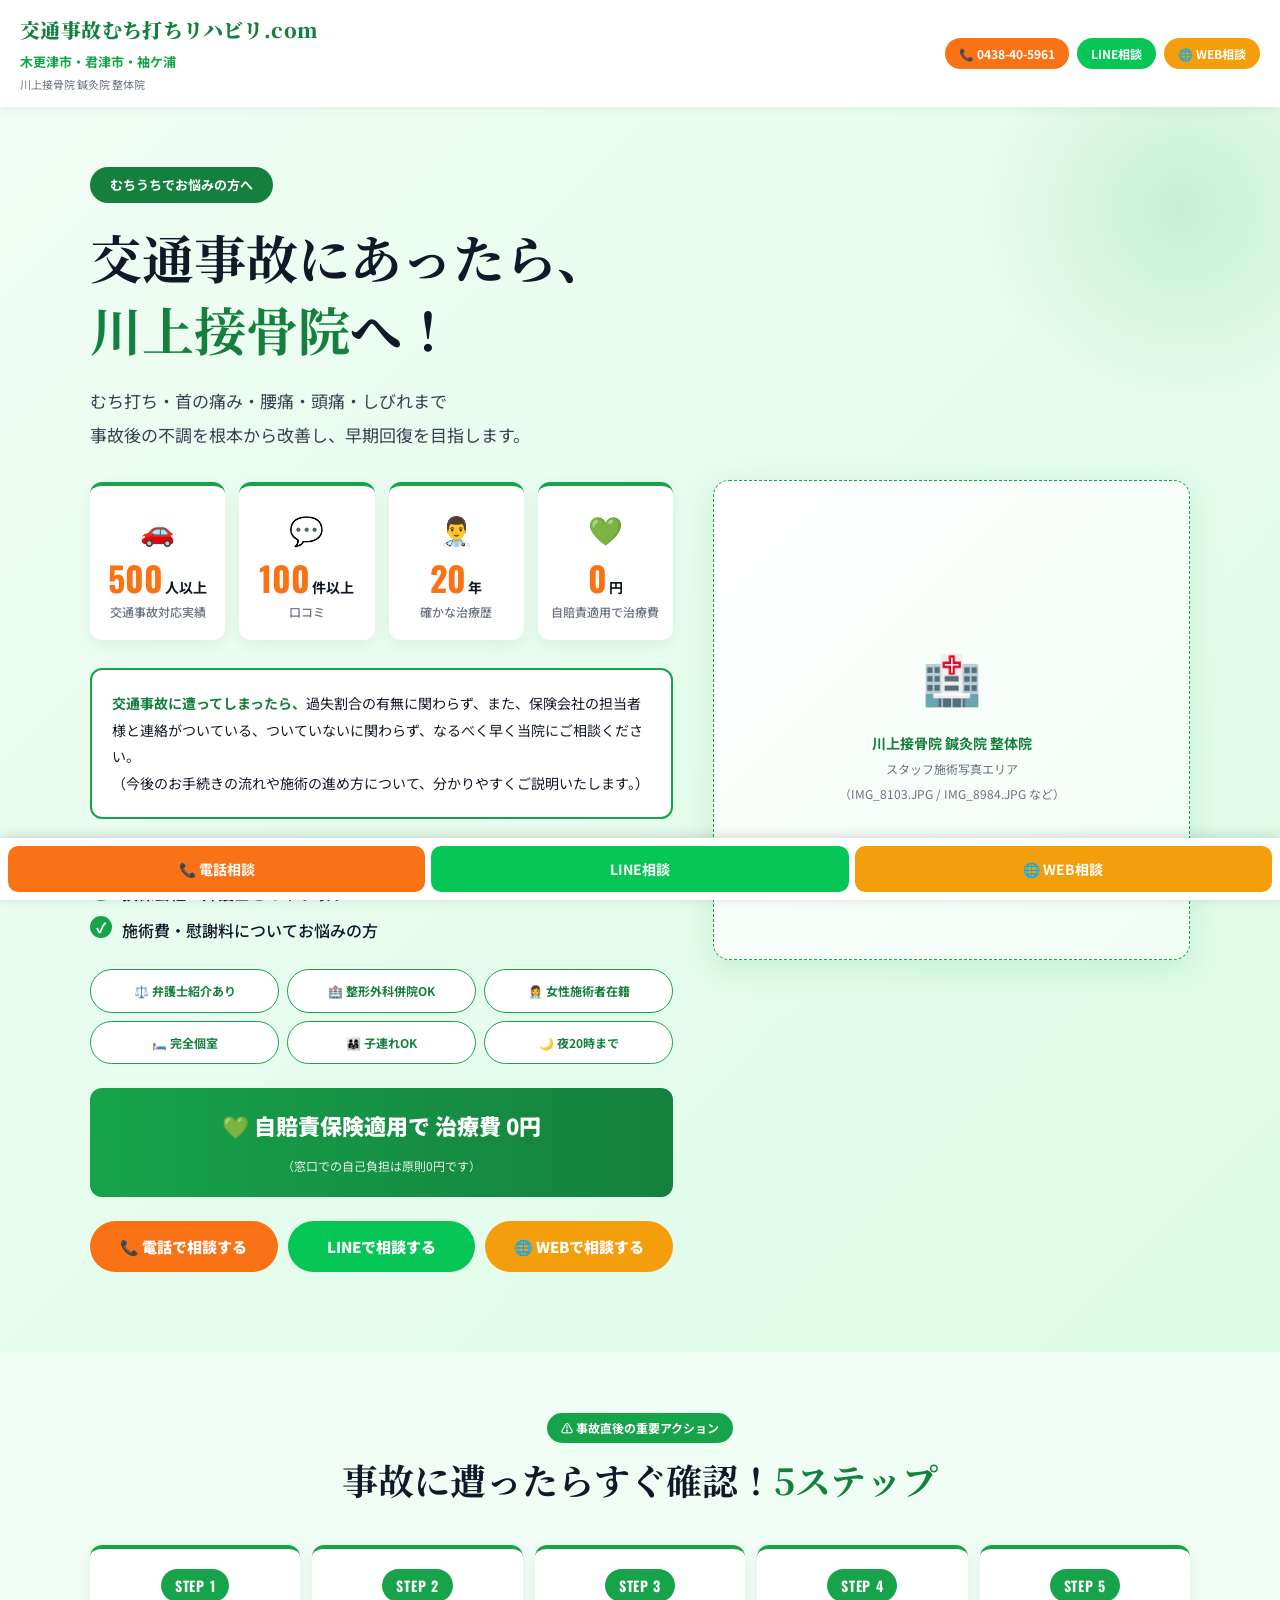
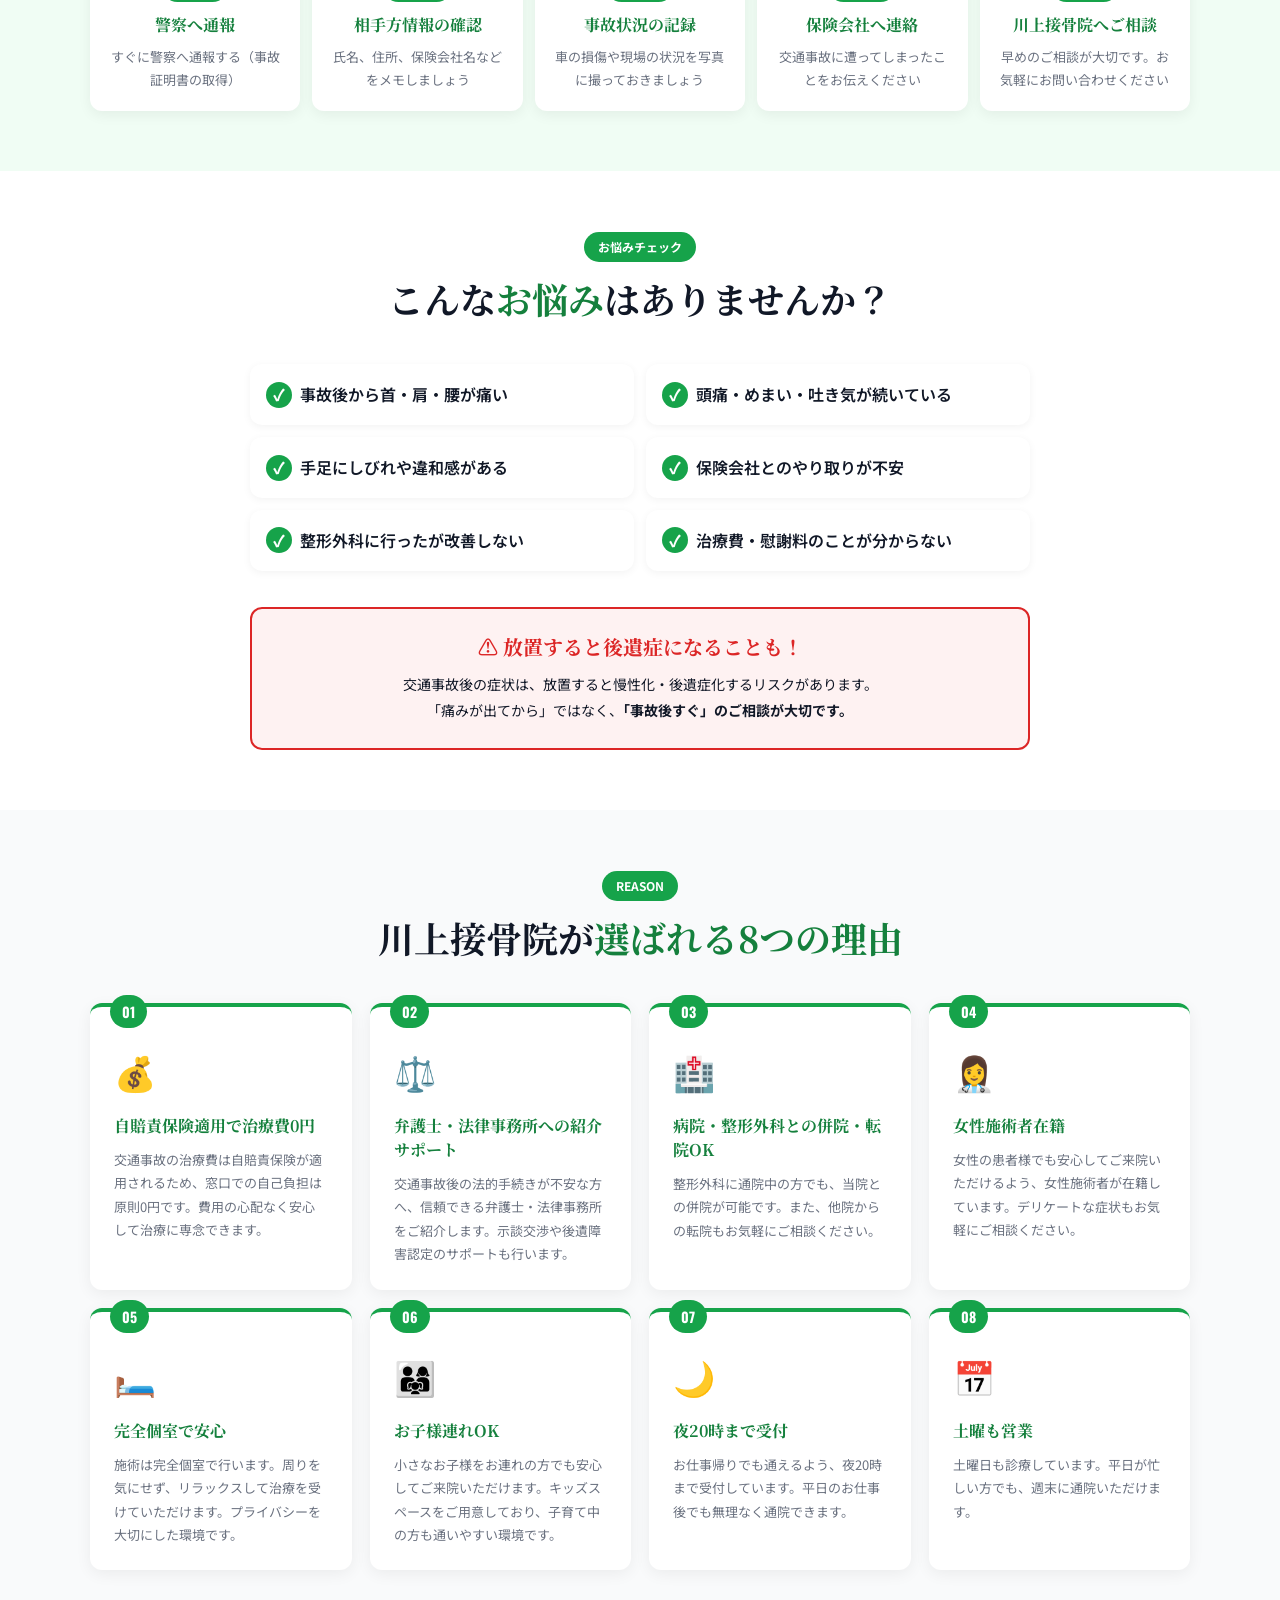
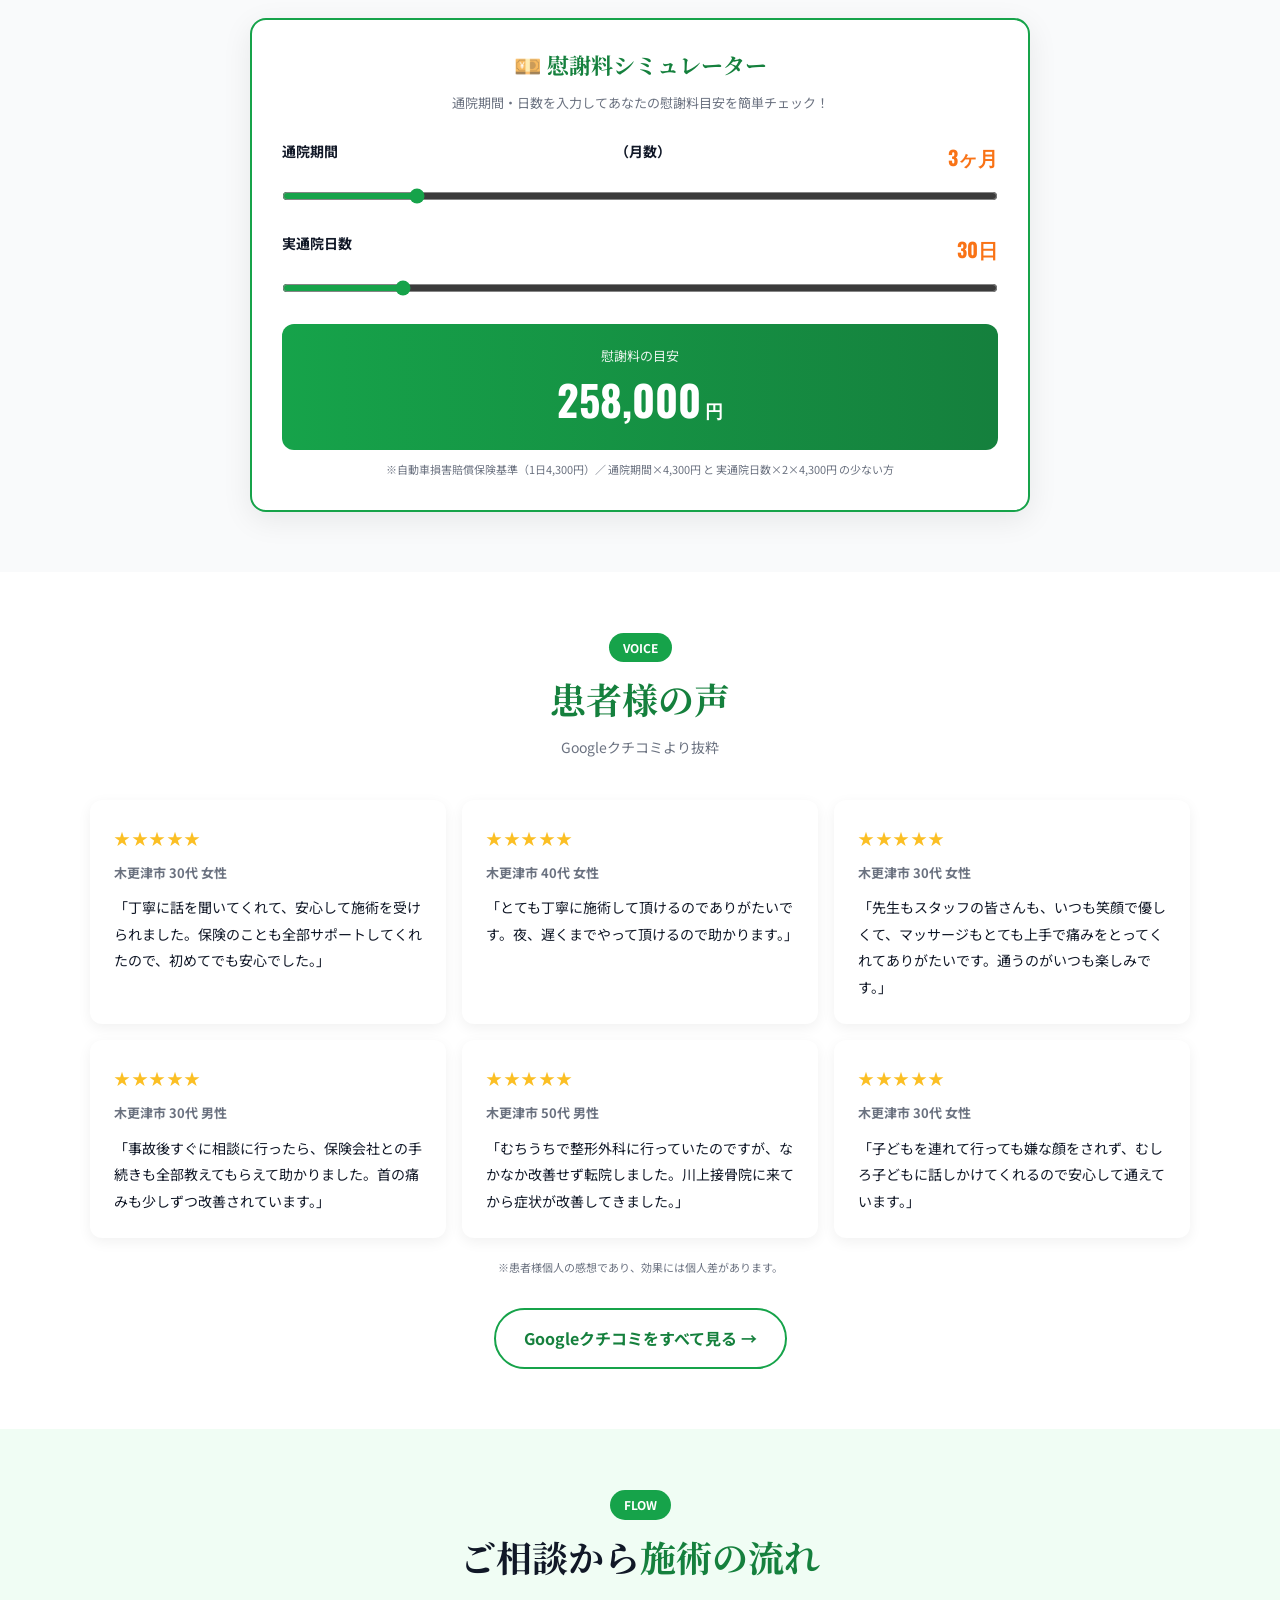
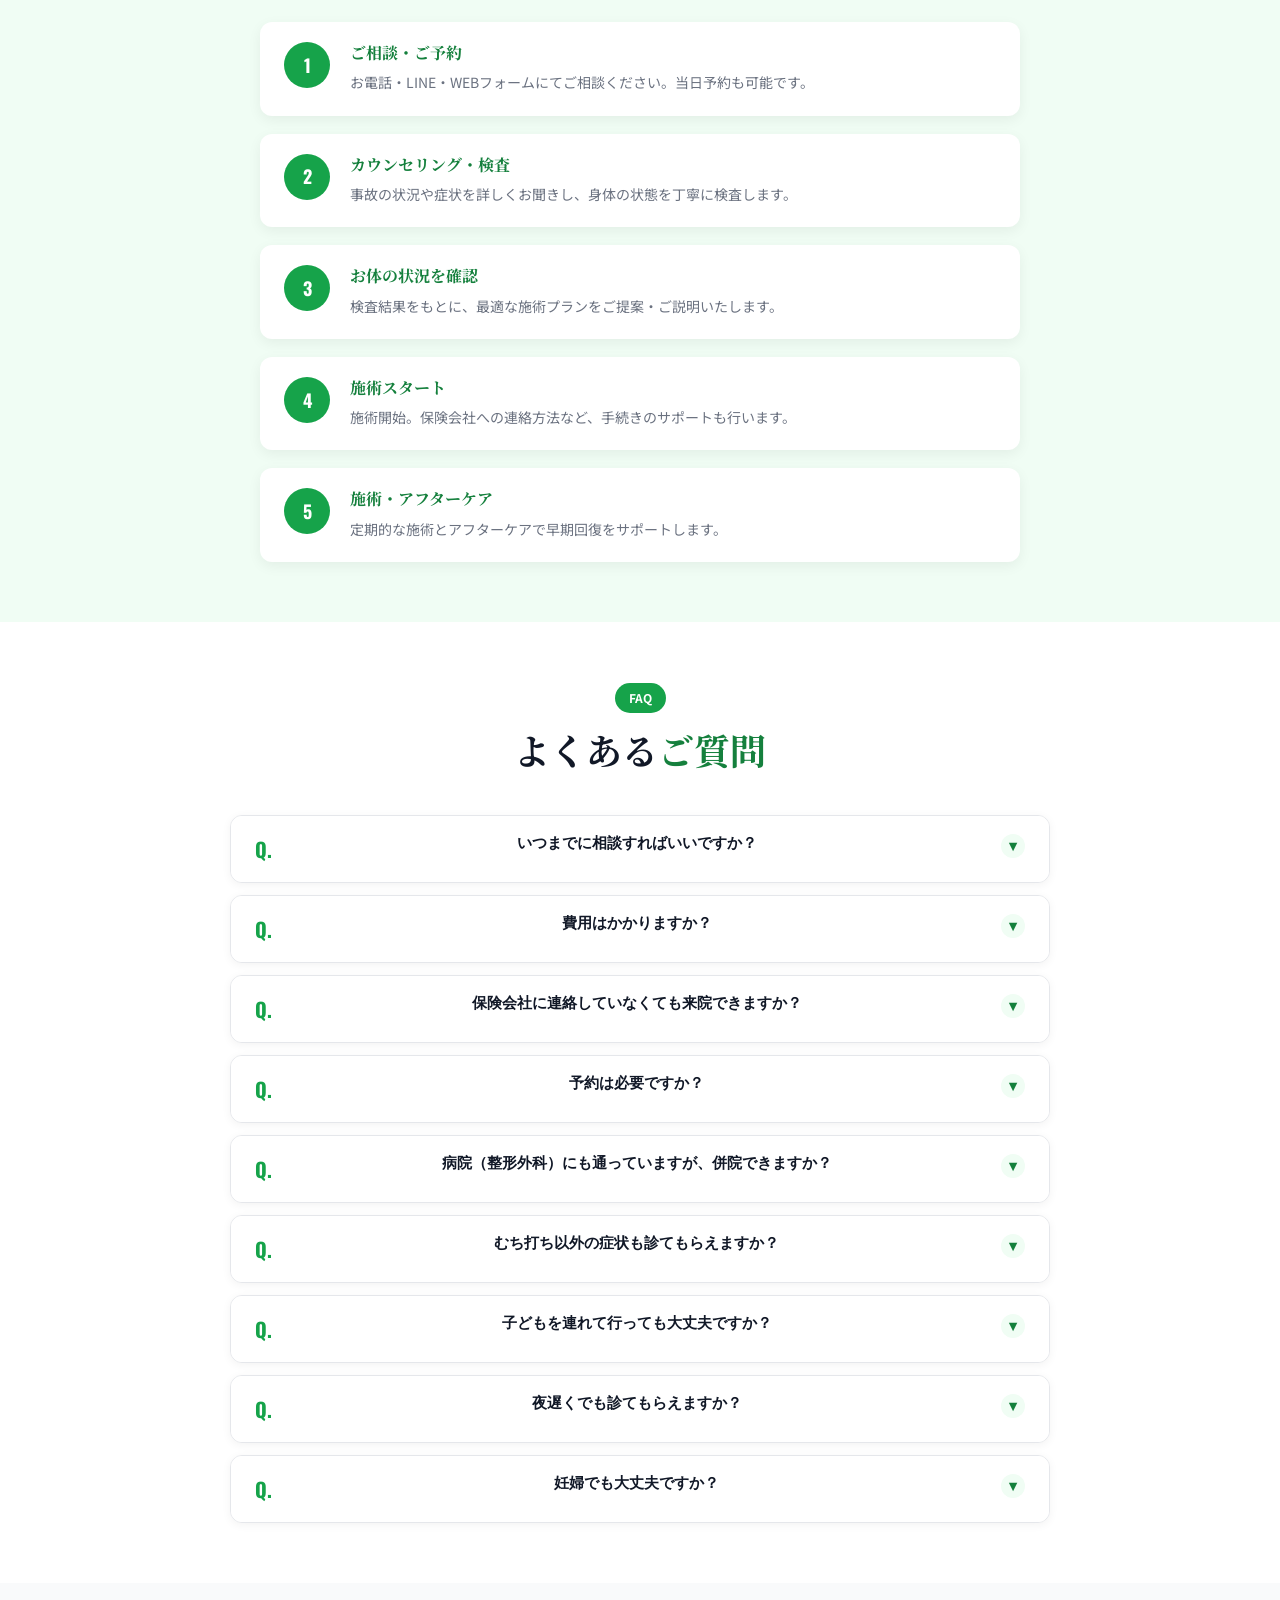
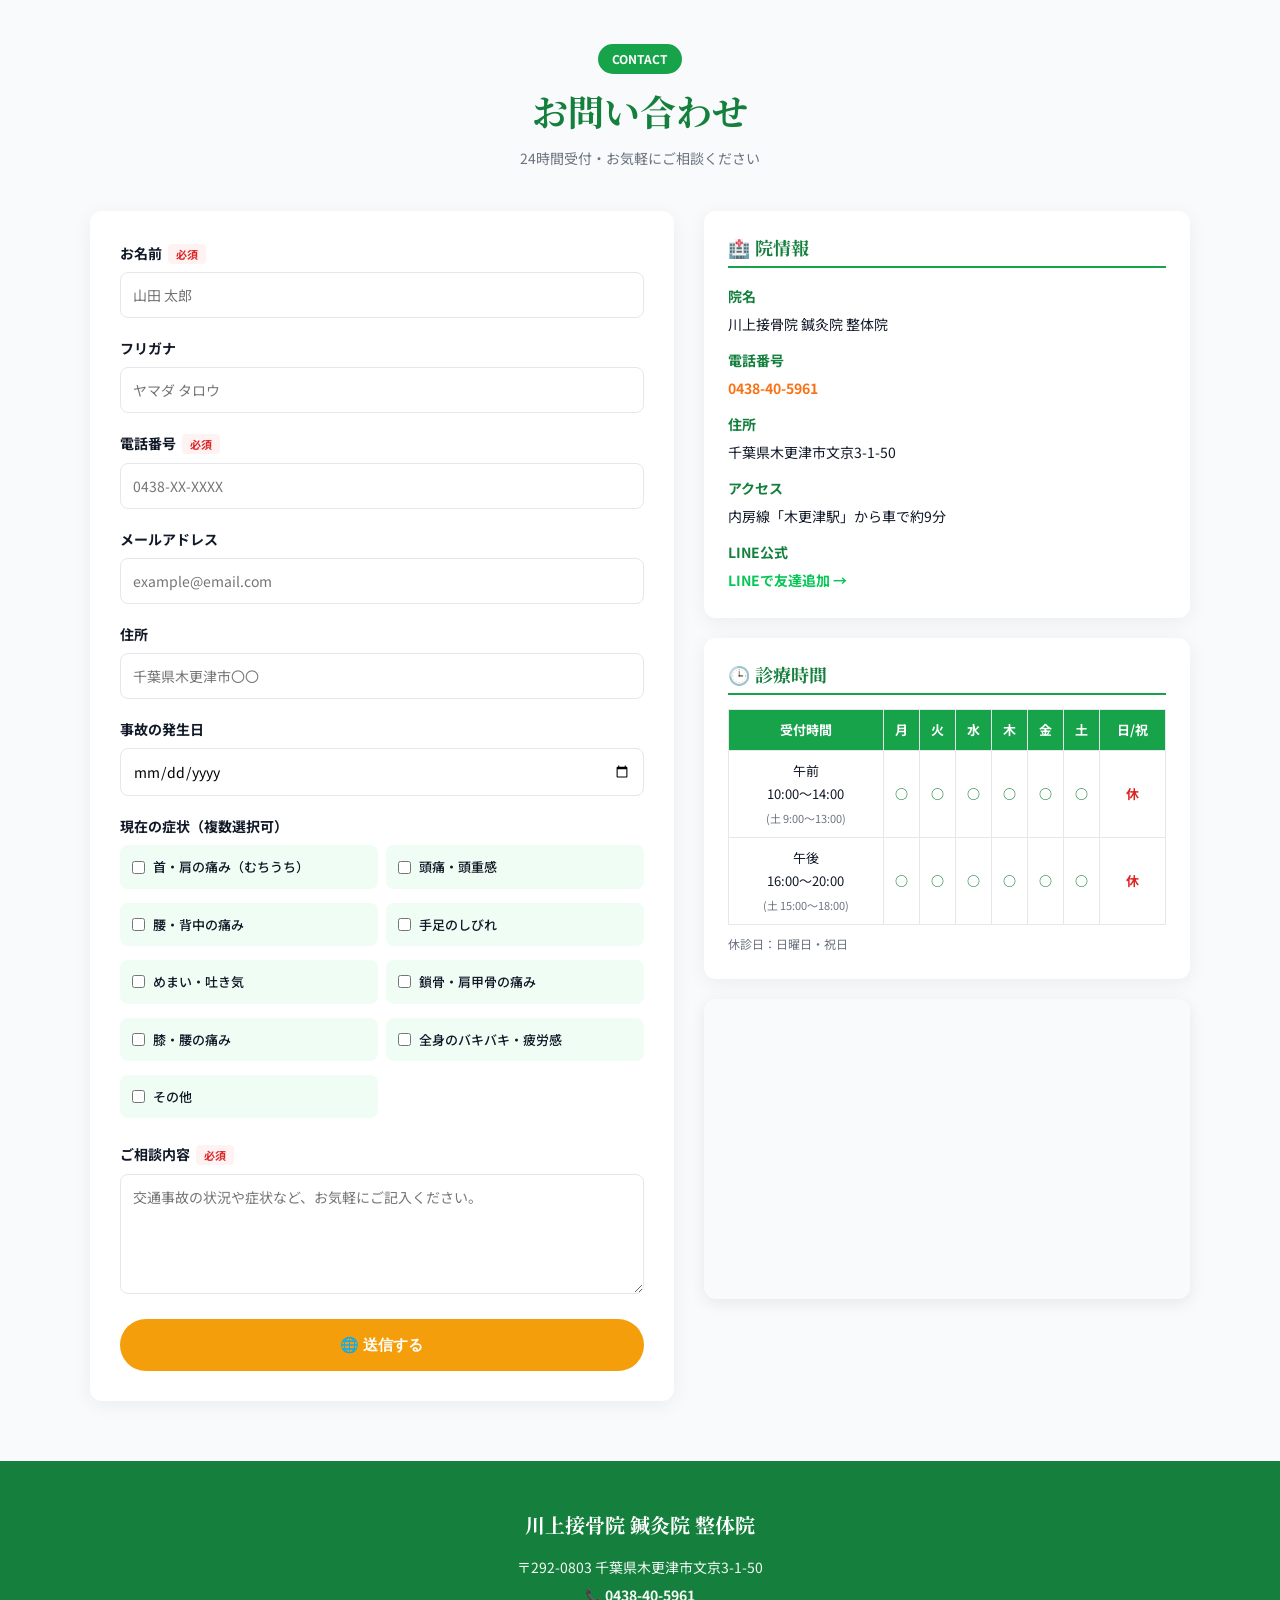
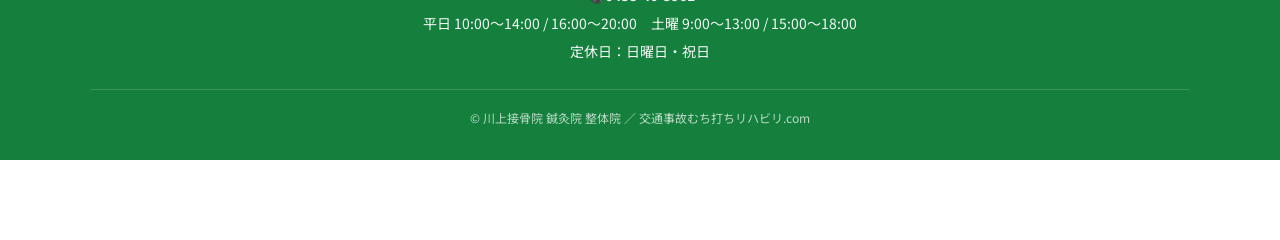
<file: desktop/kawakami-lp/index.html>
<!DOCTYPE html>
<html lang="ja">
<head>
<meta charset="UTF-8">
<meta name="viewport" content="width=device-width, initial-scale=1.0">
<title>交通事故・むちうちの治療は川上接骨院へ｜木更津市・君津市・袖ケ浦｜治療費0円・夜20時まで</title>
<meta name="description" content="木更津市・君津市・袖ケ浦の交通事故・むちうち治療なら川上接骨院 鍼灸院 整体院へ。交通事故対応500人以上、口コミ100件超、治療費0円、夜20時まで受付。弁護士紹介・整形外科との併院OK。お気軽にご相談ください。">
<meta name="keywords" content="交通事故,むちうち,木更津市,君津市,袖ケ浦,接骨院,鍼灸院,整体院,治療費0円,交通事故治療">
<meta property="og:title" content="交通事故・むちうちの治療は川上接骨院へ｜木更津市・君津市・袖ケ浦">
<meta property="og:description" content="交通事故対応500人以上、口コミ100件超。治療費0円・夜20時まで受付。弁護士紹介・整形外科との併院OK。">
<meta property="og:type" content="website">
<meta property="og:url" content="https://jiko-muchiuchi-kawakami.com/">
<meta property="og:locale" content="ja_JP">
<link rel="preconnect" href="https://fonts.googleapis.com">
<link rel="preconnect" href="https://fonts.gstatic.com" crossorigin>
<link href="https://fonts.googleapis.com/css2?family=Noto+Sans+JP:wght@400;500;700;900&family=Noto+Serif+JP:wght@600;700;900&family=Oswald:wght@600;700&display=swap" rel="stylesheet">
<script type="application/ld+json">
{
  "@context": "https://schema.org",
  "@type": "MedicalBusiness",
  "name": "川上接骨院 鍼灸院 整体院",
  "url": "https://jiko-muchiuchi-kawakami.com",
  "telephone": "0438-40-5961",
  "address": {
    "@type": "PostalAddress",
    "streetAddress": "文京3-1-50",
    "addressLocality": "木更津市",
    "addressRegion": "千葉県",
    "postalCode": "292-0803",
    "addressCountry": "JP"
  },
  "openingHoursSpecification": [
    {"@type": "OpeningHoursSpecification","dayOfWeek": ["Monday","Tuesday","Wednesday","Thursday","Friday"],"opens": "10:00","closes": "20:00"},
    {"@type": "OpeningHoursSpecification","dayOfWeek": ["Saturday"],"opens": "09:00","closes": "18:00"}
  ],
  "medicalSpecialty": "交通事故・むちうち治療",
  "geo": {"@type": "GeoCoordinates","latitude": 35.37672,"longitude": 139.93000}
}
</script>
<style>
:root{
  --green:#16a34a;--green-dark:#15803d;--green-light:#f0fdf4;
  --orange:#f97316;--line:#06C755;--amber:#f59e0b;
  --text:#111827;--text-sub:#6b7280;--white:#ffffff;
  --gray-100:#f3f4f6;--gray-200:#e5e7eb;--red:#dc2626;--red-light:#fef2f2;
}
*{box-sizing:border-box;margin:0;padding:0}
html{scroll-behavior:smooth;scroll-padding-top:80px}
body{font-family:"Noto Sans JP",sans-serif;color:var(--text);line-height:1.8;background:var(--white);padding-bottom:80px}
img{max-width:100%;height:auto;display:block}
a{color:inherit;text-decoration:none}
.container{max-width:1140px;margin:0 auto;padding:0 20px}
h1,h2,h3,h4{font-family:"Noto Serif JP",serif;font-weight:700;line-height:1.4}

/* Header */
.header{position:sticky;top:0;background:var(--white);box-shadow:0 2px 10px rgba(0,0,0,.06);z-index:100}
.header-inner{display:flex;align-items:center;justify-content:space-between;padding:12px 20px;max-width:1280px;margin:0 auto;gap:16px;flex-wrap:wrap}
.logo-area .logo-main{font-family:"Noto Serif JP",serif;font-size:20px;font-weight:900;color:var(--green-dark);letter-spacing:.02em}
.logo-area .logo-sub{font-size:13px;color:var(--green);font-weight:700;margin-top:2px}
.logo-area .logo-tiny{font-size:11px;color:var(--text-sub);margin-top:2px}
.header-cta{display:flex;gap:8px;flex-wrap:wrap}
.btn{display:inline-flex;align-items:center;gap:6px;padding:10px 18px;border-radius:9999px;font-weight:700;font-size:13px;transition:transform .15s,box-shadow .15s;border:none;cursor:pointer;line-height:1.3;text-align:center;justify-content:center}
.btn:hover{transform:translateY(-2px);box-shadow:0 6px 18px rgba(0,0,0,.18)}
.btn-tel{background:var(--orange);color:#fff}
.btn-line{background:var(--line);color:#fff}
.btn-web{background:var(--amber);color:#fff}
.btn-sm{font-size:12px;padding:8px 14px}
.btn-lg{padding:16px 28px;font-size:15px;font-weight:900}
.btn-block{display:flex;width:100%}

/* Hero */
.hero{background:linear-gradient(135deg,#f0fdf4 0%,#dcfce7 100%);padding:60px 0 80px;position:relative;overflow:hidden}
.hero::before{content:"";position:absolute;top:-100px;right:-100px;width:400px;height:400px;border-radius:50%;background:radial-gradient(circle,rgba(22,163,74,.15),transparent 70%);pointer-events:none}
.badge-pill{display:inline-block;background:var(--green-dark);color:#fff;padding:6px 20px;border-radius:9999px;font-size:13px;font-weight:700;margin-bottom:18px}
.hero h1{font-size:clamp(28px,5vw,52px);color:var(--text);margin-bottom:18px}
.hero h1 .accent{color:var(--green-dark);display:inline-block}
.hero-sub{font-size:17px;color:#374151;margin-bottom:30px;line-height:2}
.stats{display:grid;grid-template-columns:repeat(2,1fr);gap:14px;margin:28px 0}
@media(min-width:768px){.stats{grid-template-columns:repeat(4,1fr)}}
.stat-card{background:#fff;border-radius:12px;padding:18px 12px;text-align:center;box-shadow:0 4px 16px rgba(0,0,0,.06);border-top:4px solid var(--green)}
.stat-card .ico{font-size:28px;margin-bottom:6px}
.stat-card .num{font-family:"Oswald",sans-serif;font-size:34px;color:var(--orange);font-weight:700;line-height:1}
.stat-card .num small{font-size:14px;font-family:"Noto Sans JP",sans-serif;color:var(--text);font-weight:700;margin-left:2px}
.stat-card .label{font-size:12px;color:var(--text-sub);margin-top:6px;font-weight:500}
.notice-box{background:#fff;border:2px solid var(--green);border-radius:12px;padding:20px;margin:24px 0;font-size:14px;line-height:1.9}
.notice-box strong{color:var(--green-dark)}
.checklist{list-style:none;margin:24px 0;display:flex;flex-direction:column;gap:8px}
.checklist li{padding-left:32px;position:relative;font-weight:500}
.checklist li::before{content:"✓";position:absolute;left:0;top:0;color:#fff;background:var(--green);width:22px;height:22px;border-radius:50%;display:flex;align-items:center;justify-content:center;font-size:14px;font-weight:900}
.feature-badges{display:grid;grid-template-columns:repeat(2,1fr);gap:8px;margin:24px 0}
@media(min-width:640px){.feature-badges{grid-template-columns:repeat(3,1fr)}}
.feature-badge{background:#fff;border:1.5px solid var(--green);color:var(--green-dark);padding:10px 8px;border-radius:9999px;text-align:center;font-size:12px;font-weight:700}
.cost-banner{background:linear-gradient(90deg,var(--green),var(--green-dark));color:#fff;border-radius:12px;padding:18px;text-align:center;margin:24px 0}
.cost-banner .big{font-size:22px;font-weight:900;display:block;margin-bottom:4px}
.cost-banner .small{font-size:12px;opacity:.9}
.cta-group{display:flex;flex-direction:column;gap:10px;margin-top:20px}
@media(min-width:640px){.cta-group{flex-direction:row}}
.cta-group .btn{flex:1}

/* Section common */
section{padding:60px 0;scroll-margin-top:80px}
.section-bg-light{background:var(--green-light)}
.section-bg-gray{background:#f9fafb}
.section-title{text-align:center;margin-bottom:40px}
.section-title .ko-badge{display:inline-block;background:var(--green);color:#fff;font-size:12px;font-weight:700;padding:4px 14px;border-radius:9999px;margin-bottom:12px}
.section-title h2{font-size:clamp(24px,4vw,36px);color:var(--text)}
.section-title h2 .green{color:var(--green-dark)}
.section-title .lead{margin-top:10px;color:var(--text-sub);font-size:14px}

/* Steps */
.steps-grid{display:grid;gap:16px}
@media(min-width:768px){.steps-grid{grid-template-columns:repeat(5,1fr);gap:12px}}
.step-card{background:#fff;border-radius:12px;padding:20px 16px;text-align:center;box-shadow:0 4px 14px rgba(0,0,0,.06);position:relative;border-top:4px solid var(--green)}
.step-card .step-num{display:inline-block;background:var(--green);color:#fff;font-family:"Oswald",sans-serif;font-size:14px;font-weight:700;padding:4px 14px;border-radius:9999px;margin-bottom:12px;letter-spacing:.05em}
.step-card h3{font-size:16px;margin-bottom:8px;color:var(--green-dark)}
.step-card p{font-size:13px;color:var(--text-sub)}

/* Worry */
.worry-grid{display:grid;grid-template-columns:1fr;gap:12px;max-width:780px;margin:0 auto}
@media(min-width:640px){.worry-grid{grid-template-columns:1fr 1fr}}
.worry-item{background:#fff;border-radius:12px;padding:16px 16px 16px 50px;position:relative;font-weight:600;box-shadow:0 2px 8px rgba(0,0,0,.05)}
.worry-item::before{content:"✓";position:absolute;left:16px;top:50%;transform:translateY(-50%);color:#fff;background:var(--green);width:26px;height:26px;border-radius:50%;display:flex;align-items:center;justify-content:center;font-weight:900}
.risk-box{background:var(--red-light);border:2px solid var(--red);border-radius:12px;padding:24px;margin:36px auto 0;max-width:780px;text-align:center}
.risk-box h3{color:var(--red);font-size:20px;margin-bottom:10px}
.risk-box p{font-size:14px;line-height:1.9}

/* Reasons */
.reasons-grid{display:grid;grid-template-columns:1fr;gap:18px}
@media(min-width:640px){.reasons-grid{grid-template-columns:repeat(2,1fr)}}
@media(min-width:1024px){.reasons-grid{grid-template-columns:repeat(4,1fr)}}
.reason-card{background:#fff;border-radius:12px;padding:24px;box-shadow:0 4px 16px rgba(0,0,0,.06);border-top:4px solid var(--green);position:relative;transition:transform .2s}
.reason-card:hover{transform:translateY(-4px)}
.reason-card .no{position:absolute;top:-12px;left:20px;background:var(--green);color:#fff;font-family:"Oswald",sans-serif;font-size:14px;font-weight:700;padding:4px 12px;border-radius:9999px}
.reason-card .ico{font-size:34px;margin:10px 0 12px}
.reason-card h3{font-size:16px;color:var(--green-dark);margin-bottom:10px;line-height:1.5}
.reason-card p{font-size:13px;color:var(--text-sub)}

/* Simulator */
.simulator{background:#fff;border-radius:16px;padding:30px;max-width:780px;margin:48px auto 0;box-shadow:0 8px 30px rgba(0,0,0,.08);border:2px solid var(--green)}
.simulator h3{text-align:center;color:var(--green-dark);font-size:22px;margin-bottom:10px}
.simulator .lead{text-align:center;font-size:13px;color:var(--text-sub);margin-bottom:24px}
.slider-row{margin-bottom:20px}
.slider-row label{display:flex;justify-content:space-between;margin-bottom:8px;font-weight:700;font-size:14px}
.slider-row .val{color:var(--orange);font-family:"Oswald",sans-serif;font-size:20px}
.slider-row input[type=range]{width:100%;accent-color:var(--green)}
.sim-result{background:linear-gradient(90deg,var(--green),var(--green-dark));color:#fff;border-radius:12px;padding:20px;text-align:center;margin-top:20px}
.sim-result .label{font-size:13px;opacity:.9}
.sim-result .amount{font-family:"Oswald",sans-serif;font-size:42px;font-weight:700;line-height:1.2;margin:6px 0}
.sim-result .amount small{font-size:18px;margin-left:4px}
.sim-note{font-size:11px;color:var(--text-sub);text-align:center;margin-top:10px}

/* Voices */
.voices-grid{display:grid;grid-template-columns:1fr;gap:16px}
@media(min-width:640px){.voices-grid{grid-template-columns:repeat(2,1fr)}}
@media(min-width:1024px){.voices-grid{grid-template-columns:repeat(3,1fr)}}
.voice-card{background:#fff;border-radius:12px;padding:24px;box-shadow:0 4px 14px rgba(0,0,0,.06)}
.voice-card .stars{color:#fbbf24;font-size:16px;margin-bottom:8px;letter-spacing:.1em}
.voice-card .who{font-size:13px;color:var(--text-sub);font-weight:700;margin-bottom:10px}
.voice-card p{font-size:14px;line-height:1.9}
.voices-disclaim{text-align:center;font-size:11px;color:var(--text-sub);margin-top:20px}
.voices-btn-wrap{text-align:center;margin-top:30px}
.btn-google{background:#fff;border:2px solid var(--green);color:var(--green-dark);padding:14px 28px;border-radius:9999px;font-weight:700;display:inline-flex;align-items:center;gap:8px}

/* Flow */
.flow-list{max-width:760px;margin:0 auto;display:flex;flex-direction:column;gap:18px}
.flow-item{background:#fff;border-radius:12px;padding:20px 24px;box-shadow:0 4px 14px rgba(0,0,0,.06);display:flex;gap:20px;align-items:flex-start;position:relative}
.flow-item .num{background:var(--green);color:#fff;font-family:"Oswald",sans-serif;font-weight:700;width:46px;height:46px;border-radius:50%;display:flex;align-items:center;justify-content:center;font-size:18px;flex-shrink:0}
.flow-item h3{font-size:16px;color:var(--green-dark);margin-bottom:6px}
.flow-item p{font-size:14px;color:var(--text-sub)}

/* FAQ */
.faq-list{max-width:820px;margin:0 auto;display:flex;flex-direction:column;gap:12px}
.faq-item{background:#fff;border-radius:12px;box-shadow:0 2px 10px rgba(0,0,0,.05);overflow:hidden;border:1px solid var(--gray-200)}
.faq-q{padding:18px 24px;cursor:pointer;font-weight:700;display:flex;justify-content:space-between;align-items:flex-start;gap:16px;font-size:15px;background:#fff;border:none;width:100%;text-align:left;color:var(--text)}
.faq-q::before{content:"Q.";color:var(--green);font-family:"Oswald",sans-serif;font-size:20px;flex-shrink:0}
.faq-q .arrow{flex-shrink:0;width:24px;height:24px;border-radius:50%;background:var(--green-light);color:var(--green-dark);display:flex;align-items:center;justify-content:center;transition:transform .25s;font-weight:900}
.faq-item.open .faq-q .arrow{transform:rotate(180deg)}
.faq-a{max-height:0;overflow:hidden;transition:max-height .35s ease;padding:0 24px;background:var(--green-light)}
.faq-item.open .faq-a{max-height:500px;padding:18px 24px 24px}
.faq-a-inner{display:flex;gap:12px;font-size:14px;line-height:1.9}
.faq-a-inner::before{content:"A.";color:var(--orange);font-family:"Oswald",sans-serif;font-size:20px;font-weight:700;flex-shrink:0}

/* Contact */
.contact-grid{display:grid;grid-template-columns:1fr;gap:30px}
@media(min-width:1024px){.contact-grid{grid-template-columns:1.2fr 1fr}}
.form-card{background:#fff;border-radius:12px;padding:30px;box-shadow:0 4px 20px rgba(0,0,0,.06)}
.form-row{margin-bottom:18px}
.form-row label{display:block;font-weight:700;font-size:14px;margin-bottom:6px}
.form-row .req{color:var(--red);font-size:11px;background:var(--red-light);padding:2px 8px;border-radius:4px;margin-left:6px;font-weight:700}
.form-row input,.form-row textarea,.form-row select{width:100%;padding:12px;border:1.5px solid var(--gray-200);border-radius:8px;font-family:inherit;font-size:14px}
.form-row input:focus,.form-row textarea:focus{outline:none;border-color:var(--green)}
.form-row textarea{min-height:120px;resize:vertical}
.symptom-grid{display:grid;grid-template-columns:1fr 1fr;gap:8px}
.symptom-grid label{display:flex;align-items:center;gap:8px;font-size:13px;font-weight:500;cursor:pointer;background:var(--green-light);padding:10px 12px;border-radius:8px}
.symptom-grid input{width:auto}
.info-card{background:#fff;border-radius:12px;padding:24px;box-shadow:0 4px 20px rgba(0,0,0,.06)}
.info-card h3{font-size:18px;color:var(--green-dark);margin-bottom:14px;border-bottom:2px solid var(--green);padding-bottom:6px}
.info-list{font-size:14px;line-height:2}
.info-list dt{font-weight:700;color:var(--green-dark);margin-top:8px}
.info-list dd{color:var(--text)}
.hours-table{width:100%;border-collapse:collapse;margin-top:12px;font-size:13px}
.hours-table th,.hours-table td{border:1px solid var(--gray-200);padding:8px 4px;text-align:center}
.hours-table th{background:var(--green);color:#fff;font-weight:700}
.hours-table td.closed{color:var(--red);font-weight:700}
.hours-table td.open{color:var(--green-dark);font-weight:700}
.map-wrap{margin-top:20px;border-radius:12px;overflow:hidden;box-shadow:0 4px 16px rgba(0,0,0,.08)}
.map-wrap iframe{width:100%;height:300px;border:0;display:block}

/* Footer */
.footer{background:var(--green-dark);color:#fff;padding:50px 0 30px;text-align:center}
.footer h3{font-size:20px;margin-bottom:14px;font-family:"Noto Serif JP",serif}
.footer p{font-size:14px;line-height:2;opacity:.95}
.footer .small{font-size:12px;opacity:.7;margin-top:24px;border-top:1px solid rgba(255,255,255,.2);padding-top:16px}

/* Sticky CTA bar */
.sticky-cta{position:fixed;bottom:0;left:0;right:0;background:rgba(255,255,255,.98);box-shadow:0 -2px 12px rgba(0,0,0,.15);padding:8px;display:flex;gap:6px;z-index:99;backdrop-filter:blur(8px)}
.sticky-cta .btn{flex:1;padding:12px 4px;font-size:12px;border-radius:10px}
@media(min-width:640px){.sticky-cta .btn{font-size:14px;padding:14px 10px}}

/* Animations */
.fade-in{opacity:0;transform:translateY(20px);transition:opacity .8s ease, transform .8s ease}
.fade-in.visible{opacity:1;transform:translateY(0)}

/* Hero placeholder image */
.hero-visual{background:linear-gradient(135deg,#fff,#f0fdf4);border-radius:16px;height:280px;display:flex;align-items:center;justify-content:center;color:var(--green-dark);font-size:14px;text-align:center;box-shadow:0 8px 30px rgba(22,163,74,.15);border:1px dashed var(--green);margin-top:30px;padding:20px}
@media(min-width:1024px){
  .hero-flex{display:grid;grid-template-columns:1.1fr .9fr;gap:40px;align-items:center}
  .hero-visual{height:auto;min-height:480px;margin-top:0}
}
</style>
</head>
<body>

<!-- ヘッダー -->
<header class="header" id="header">
  <div class="header-inner">
    <div class="logo-area">
      <div class="logo-main">交通事故むち打ちリハビリ.com</div>
      <div class="logo-sub">木更津市・君津市・袖ケ浦</div>
      <div class="logo-tiny">川上接骨院 鍼灸院 整体院</div>
    </div>
    <div class="header-cta">
      <a href="tel:0438-40-5961" class="btn btn-tel btn-sm">📞 0438-40-5961</a>
      <a href="http://nav.cx/e6QQyXd" class="btn btn-line btn-sm" target="_blank" rel="noopener">LINE相談</a>
      <a href="#contact" class="btn btn-web btn-sm">🌐 WEB相談</a>
    </div>
  </div>
</header>

<!-- ヒーロー -->
<section class="hero" id="hero">
  <div class="container">
    <div class="hero-flex">
      <div>
        <span class="badge-pill">むちうちでお悩みの方へ</span>
        <h1>交通事故にあったら、<br><span class="accent">川上接骨院</span>へ！</h1>
        <p class="hero-sub">むち打ち・首の痛み・腰痛・頭痛・しびれまで<br>事故後の不調を根本から改善し、早期回復を目指します。</p>

        <div class="stats">
          <div class="stat-card fade-in">
            <div class="ico">🚗</div>
            <div class="num" data-target="500">0<small>人以上</small></div>
            <div class="label">交通事故対応実績</div>
          </div>
          <div class="stat-card fade-in">
            <div class="ico">💬</div>
            <div class="num" data-target="100">0<small>件以上</small></div>
            <div class="label">口コミ</div>
          </div>
          <div class="stat-card fade-in">
            <div class="ico">👨‍⚕️</div>
            <div class="num" data-target="20">0<small>年</small></div>
            <div class="label">確かな治療歴</div>
          </div>
          <div class="stat-card fade-in">
            <div class="ico">💚</div>
            <div class="num" data-target="0">0<small>円</small></div>
            <div class="label">自賠責適用で治療費</div>
          </div>
        </div>

        <div class="notice-box">
          <strong>交通事故に遭ってしまったら、</strong>過失割合の有無に関わらず、また、保険会社の担当者様と連絡がついている、ついていないに関わらず、なるべく早く当院にご相談ください。<br>（今後のお手続きの流れや施術の進め方について、分かりやすくご説明いたします。）
        </div>

        <ul class="checklist">
          <li>交通事故後のむちうち・頭痛・しびれ</li>
          <li>損保会社・弁護士とのやり取り</li>
          <li>施術費・慰謝料についてお悩みの方</li>
        </ul>

        <div class="feature-badges">
          <div class="feature-badge">⚖️ 弁護士紹介あり</div>
          <div class="feature-badge">🏥 整形外科併院OK</div>
          <div class="feature-badge">👩‍⚕️ 女性施術者在籍</div>
          <div class="feature-badge">🛏️ 完全個室</div>
          <div class="feature-badge">👨‍👩‍👧 子連れOK</div>
          <div class="feature-badge">🌙 夜20時まで</div>
        </div>

        <div class="cost-banner">
          <span class="big">💚 自賠責保険適用で 治療費 0円</span>
          <span class="small">（窓口での自己負担は原則0円です）</span>
        </div>

        <div class="cta-group">
          <a href="tel:0438-40-5961" class="btn btn-tel btn-lg">📞 電話で相談する</a>
          <a href="http://nav.cx/e6QQyXd" class="btn btn-line btn-lg" target="_blank" rel="noopener">LINEで相談する</a>
          <a href="#contact" class="btn btn-web btn-lg">🌐 WEBで相談する</a>
        </div>
      </div>
      <div class="hero-visual">
        <div>
          <div style="font-size:48px;margin-bottom:12px">🏥</div>
          <strong>川上接骨院 鍼灸院 整体院</strong><br>
          <span style="font-size:12px;color:var(--text-sub)">スタッフ施術写真エリア<br>（IMG_8103.JPG / IMG_8984.JPG など）</span>
        </div>
      </div>
    </div>
  </div>
</section>

<!-- 5ステップ -->
<section id="steps" class="section-bg-light">
  <div class="container">
    <div class="section-title">
      <span class="ko-badge">⚠️ 事故直後の重要アクション</span>
      <h2>事故に遭ったらすぐ確認！<span class="green">5ステップ</span></h2>
    </div>
    <div class="steps-grid">
      <div class="step-card fade-in">
        <span class="step-num">STEP 1</span>
        <h3>警察へ通報</h3>
        <p>すぐに警察へ通報する（事故証明書の取得）</p>
      </div>
      <div class="step-card fade-in">
        <span class="step-num">STEP 2</span>
        <h3>相手方情報の確認</h3>
        <p>氏名、住所、保険会社名などをメモしましょう</p>
      </div>
      <div class="step-card fade-in">
        <span class="step-num">STEP 3</span>
        <h3>事故状況の記録</h3>
        <p>車の損傷や現場の状況を写真に撮っておきましょう</p>
      </div>
      <div class="step-card fade-in">
        <span class="step-num">STEP 4</span>
        <h3>保険会社へ連絡</h3>
        <p>交通事故に遭ってしまったことをお伝えください</p>
      </div>
      <div class="step-card fade-in">
        <span class="step-num">STEP 5</span>
        <h3>川上接骨院へご相談</h3>
        <p>早めのご相談が大切です。お気軽にお問い合わせください</p>
      </div>
    </div>
  </div>
</section>

<!-- お悩み -->
<section id="worry">
  <div class="container">
    <div class="section-title">
      <span class="ko-badge">お悩みチェック</span>
      <h2>こんな<span class="green">お悩み</span>はありませんか？</h2>
    </div>
    <div class="worry-grid">
      <div class="worry-item fade-in">事故後から首・肩・腰が痛い</div>
      <div class="worry-item fade-in">頭痛・めまい・吐き気が続いている</div>
      <div class="worry-item fade-in">手足にしびれや違和感がある</div>
      <div class="worry-item fade-in">保険会社とのやり取りが不安</div>
      <div class="worry-item fade-in">整形外科に行ったが改善しない</div>
      <div class="worry-item fade-in">治療費・慰謝料のことが分からない</div>
    </div>
    <div class="risk-box fade-in">
      <h3>⚠️ 放置すると後遺症になることも！</h3>
      <p>交通事故後の症状は、放置すると慢性化・後遺症化するリスクがあります。<br>「痛みが出てから」ではなく、<strong>「事故後すぐ」のご相談が大切です。</strong></p>
    </div>
  </div>
</section>

<!-- 選ばれる8つの理由 -->
<section id="reasons" class="section-bg-gray">
  <div class="container">
    <div class="section-title">
      <span class="ko-badge">REASON</span>
      <h2>川上接骨院が<span class="green">選ばれる8つの理由</span></h2>
    </div>
    <div class="reasons-grid">
      <div class="reason-card fade-in">
        <span class="no">01</span>
        <div class="ico">💰</div>
        <h3>自賠責保険適用で治療費0円</h3>
        <p>交通事故の治療費は自賠責保険が適用されるため、窓口での自己負担は原則0円です。費用の心配なく安心して治療に専念できます。</p>
      </div>
      <div class="reason-card fade-in">
        <span class="no">02</span>
        <div class="ico">⚖️</div>
        <h3>弁護士・法律事務所への紹介サポート</h3>
        <p>交通事故後の法的手続きが不安な方へ、信頼できる弁護士・法律事務所をご紹介します。示談交渉や後遺障害認定のサポートも行います。</p>
      </div>
      <div class="reason-card fade-in">
        <span class="no">03</span>
        <div class="ico">🏥</div>
        <h3>病院・整形外科との併院・転院OK</h3>
        <p>整形外科に通院中の方でも、当院との併院が可能です。また、他院からの転院もお気軽にご相談ください。</p>
      </div>
      <div class="reason-card fade-in">
        <span class="no">04</span>
        <div class="ico">👩‍⚕️</div>
        <h3>女性施術者在籍</h3>
        <p>女性の患者様でも安心してご来院いただけるよう、女性施術者が在籍しています。デリケートな症状もお気軽にご相談ください。</p>
      </div>
      <div class="reason-card fade-in">
        <span class="no">05</span>
        <div class="ico">🛏️</div>
        <h3>完全個室で安心</h3>
        <p>施術は完全個室で行います。周りを気にせず、リラックスして治療を受けていただけます。プライバシーを大切にした環境です。</p>
      </div>
      <div class="reason-card fade-in">
        <span class="no">06</span>
        <div class="ico">👨‍👩‍👧</div>
        <h3>お子様連れOK</h3>
        <p>小さなお子様をお連れの方でも安心してご来院いただけます。キッズスペースをご用意しており、子育て中の方も通いやすい環境です。</p>
      </div>
      <div class="reason-card fade-in">
        <span class="no">07</span>
        <div class="ico">🌙</div>
        <h3>夜20時まで受付</h3>
        <p>お仕事帰りでも通えるよう、夜20時まで受付しています。平日のお仕事後でも無理なく通院できます。</p>
      </div>
      <div class="reason-card fade-in">
        <span class="no">08</span>
        <div class="ico">📅</div>
        <h3>土曜も営業</h3>
        <p>土曜日も診療しています。平日が忙しい方でも、週末に通院いただけます。</p>
      </div>
    </div>

    <!-- 慰謝料シミュレーター -->
    <div class="simulator fade-in">
      <h3>💴 慰謝料シミュレーター</h3>
      <p class="lead">通院期間・日数を入力してあなたの慰謝料目安を簡単チェック！</p>
      <div class="slider-row">
        <label>通院期間 <span>（月数）</span> <span class="val"><span id="periodVal">3</span>ヶ月</span></label>
        <input type="range" id="periodSlider" min="1" max="12" value="3">
      </div>
      <div class="slider-row">
        <label>実通院日数 <span class="val"><span id="daysVal">30</span>日</span></label>
        <input type="range" id="daysSlider" min="1" max="180" value="30">
      </div>
      <div class="sim-result">
        <div class="label">慰謝料の目安</div>
        <div class="amount" id="simAmount">0<small>円</small></div>
      </div>
      <p class="sim-note">※自動車損害賠償保険基準（1日4,300円）／ 通院期間×4,300円 と 実通院日数×2×4,300円 の少ない方</p>
    </div>
  </div>
</section>

<!-- 患者の声 -->
<section id="voices">
  <div class="container">
    <div class="section-title">
      <span class="ko-badge">VOICE</span>
      <h2><span class="green">患者様の声</span></h2>
      <p class="lead">Googleクチコミより抜粋</p>
    </div>
    <div class="voices-grid">
      <div class="voice-card fade-in">
        <div class="stars">★★★★★</div>
        <div class="who">木更津市 30代 女性</div>
        <p>「丁寧に話を聞いてくれて、安心して施術を受けられました。保険のことも全部サポートしてくれたので、初めてでも安心でした。」</p>
      </div>
      <div class="voice-card fade-in">
        <div class="stars">★★★★★</div>
        <div class="who">木更津市 40代 女性</div>
        <p>「とても丁寧に施術して頂けるのでありがたいです。夜、遅くまでやって頂けるので助かります。」</p>
      </div>
      <div class="voice-card fade-in">
        <div class="stars">★★★★★</div>
        <div class="who">木更津市 30代 女性</div>
        <p>「先生もスタッフの皆さんも、いつも笑顔で優しくて、マッサージもとても上手で痛みをとってくれてありがたいです。通うのがいつも楽しみです。」</p>
      </div>
      <div class="voice-card fade-in">
        <div class="stars">★★★★★</div>
        <div class="who">木更津市 30代 男性</div>
        <p>「事故後すぐに相談に行ったら、保険会社との手続きも全部教えてもらえて助かりました。首の痛みも少しずつ改善されています。」</p>
      </div>
      <div class="voice-card fade-in">
        <div class="stars">★★★★★</div>
        <div class="who">木更津市 50代 男性</div>
        <p>「むちうちで整形外科に行っていたのですが、なかなか改善せず転院しました。川上接骨院に来てから症状が改善してきました。」</p>
      </div>
      <div class="voice-card fade-in">
        <div class="stars">★★★★★</div>
        <div class="who">木更津市 30代 女性</div>
        <p>「子どもを連れて行っても嫌な顔をされず、むしろ子どもに話しかけてくれるので安心して通えています。」</p>
      </div>
    </div>
    <p class="voices-disclaim">※患者様個人の感想であり、効果には個人差があります。</p>
    <div class="voices-btn-wrap">
      <a href="https://maps.app.goo.gl/Vb1vc45qUVmseNPm6" class="btn-google" target="_blank" rel="noopener">Googleクチコミをすべて見る →</a>
    </div>
  </div>
</section>

<!-- 来院の流れ -->
<section id="flow" class="section-bg-light">
  <div class="container">
    <div class="section-title">
      <span class="ko-badge">FLOW</span>
      <h2>ご相談から<span class="green">施術の流れ</span></h2>
    </div>
    <div class="flow-list">
      <div class="flow-item fade-in">
        <div class="num">1</div>
        <div><h3>ご相談・ご予約</h3><p>お電話・LINE・WEBフォームにてご相談ください。当日予約も可能です。</p></div>
      </div>
      <div class="flow-item fade-in">
        <div class="num">2</div>
        <div><h3>カウンセリング・検査</h3><p>事故の状況や症状を詳しくお聞きし、身体の状態を丁寧に検査します。</p></div>
      </div>
      <div class="flow-item fade-in">
        <div class="num">3</div>
        <div><h3>お体の状況を確認</h3><p>検査結果をもとに、最適な施術プランをご提案・ご説明いたします。</p></div>
      </div>
      <div class="flow-item fade-in">
        <div class="num">4</div>
        <div><h3>施術スタート</h3><p>施術開始。保険会社への連絡方法など、手続きのサポートも行います。</p></div>
      </div>
      <div class="flow-item fade-in">
        <div class="num">5</div>
        <div><h3>施術・アフターケア</h3><p>定期的な施術とアフターケアで早期回復をサポートします。</p></div>
      </div>
    </div>
  </div>
</section>

<!-- FAQ -->
<section id="faq">
  <div class="container">
    <div class="section-title">
      <span class="ko-badge">FAQ</span>
      <h2>よくある<span class="green">ご質問</span></h2>
    </div>
    <div class="faq-list">
      <div class="faq-item"><button class="faq-q">いつまでに相談すればいいですか？<span class="arrow">▾</span></button><div class="faq-a"><div class="faq-a-inner">交通事故後はできるだけ早くご相談ください。事故後すぐは痛みがなくても、翌日以降に症状が出ることがよくあります。早期に施術を開始することで、後遺症のリスクを大幅に減らすことができます。目安として事故後1週間以内のご来院をお勧めします。</div></div></div>
      <div class="faq-item"><button class="faq-q">費用はかかりますか？<span class="arrow">▾</span></button><div class="faq-a"><div class="faq-a-inner">自賠責保険が適用されるため、患者様の窓口負担は原則0円です。保険会社との手続きについても当院がサポートいたしますので、ご安心ください。</div></div></div>
      <div class="faq-item"><button class="faq-q">保険会社に連絡していなくても来院できますか？<span class="arrow">▾</span></button><div class="faq-a"><div class="faq-a-inner">はい、保険会社への連絡がまだの方でも来院いただけます。来院後に保険会社への連絡方法や手続きの流れについて、丁寧にご説明いたします。</div></div></div>
      <div class="faq-item"><button class="faq-q">予約は必要ですか？<span class="arrow">▾</span></button><div class="faq-a"><div class="faq-a-inner">予約優先制となっておりますが、当日のご予約も可能です。お電話・LINE・WEBフォームからお気軽にご予約ください。</div></div></div>
      <div class="faq-item"><button class="faq-q">病院（整形外科）にも通っていますが、併院できますか？<span class="arrow">▾</span></button><div class="faq-a"><div class="faq-a-inner">はい、病院・整形外科との併院・転院は可能です。現在通院中の医療機関がある場合も、ご相談ください。最適な治療プランをご提案いたします。</div></div></div>
      <div class="faq-item"><button class="faq-q">むち打ち以外の症状も診てもらえますか？<span class="arrow">▾</span></button><div class="faq-a"><div class="faq-a-inner">はい、交通事故による腰痛・頭痛・しびれ・めまい・倦怠感など、様々な症状に対応しています。事故後の不調はどんなことでもお気軽にご相談ください。</div></div></div>
      <div class="faq-item"><button class="faq-q">子どもを連れて行っても大丈夫ですか？<span class="arrow">▾</span></button><div class="faq-a"><div class="faq-a-inner">はい、お子様連れでも安心してご来院いただけます。スタッフ一同、温かくお迎えいたします。</div></div></div>
      <div class="faq-item"><button class="faq-q">夜遅くでも診てもらえますか？<span class="arrow">▾</span></button><div class="faq-a"><div class="faq-a-inner">はい、夜20時まで受付しております。お仕事帰りの方も通いやすい時間帯で診療しています。土曜日も営業しておりますので、お気軽にご相談ください。</div></div></div>
      <div class="faq-item"><button class="faq-q">妊婦でも大丈夫ですか？<span class="arrow">▾</span></button><div class="faq-a"><div class="faq-a-inner">はい、妊婦さんでも安心してご来院いただけます。当院では日頃から妊婦さんの施術を行っており、事故後に見事回復された方もたくさんいます。妊娠中は通常と異なる配慮が必要なため、一人ひとりに合わせた安全な施術を提供します。まずはお気軽にご相談ください。</div></div></div>
    </div>
  </div>
</section>

<!-- お問い合わせ -->
<section id="contact" class="section-bg-gray">
  <div class="container">
    <div class="section-title">
      <span class="ko-badge">CONTACT</span>
      <h2><span class="green">お問い合わせ</span></h2>
      <p class="lead">24時間受付・お気軽にご相談ください</p>
    </div>
    <div class="contact-grid">
      <form class="form-card" id="contactForm" action="mailto:kawakamisekkotuin@helen.ocn.ne.jp" method="post" enctype="text/plain">
        <div class="form-row">
          <label>お名前<span class="req">必須</span></label>
          <input type="text" name="your-name" placeholder="山田 太郎" required>
        </div>
        <div class="form-row">
          <label>フリガナ</label>
          <input type="text" name="your-kana" placeholder="ヤマダ タロウ">
        </div>
        <div class="form-row">
          <label>電話番号<span class="req">必須</span></label>
          <input type="tel" name="your-tel" placeholder="0438-XX-XXXX" required>
        </div>
        <div class="form-row">
          <label>メールアドレス</label>
          <input type="email" name="your-email" placeholder="example@email.com">
        </div>
        <div class="form-row">
          <label>住所</label>
          <input type="text" name="your-address" placeholder="千葉県木更津市〇〇">
        </div>
        <div class="form-row">
          <label>事故の発生日</label>
          <input type="date" name="accident-date">
        </div>
        <div class="form-row">
          <label>現在の症状（複数選択可）</label>
          <div class="symptom-grid">
            <label><input type="checkbox" name="symptoms" value="首・肩の痛み">首・肩の痛み（むちうち）</label>
            <label><input type="checkbox" name="symptoms" value="頭痛・頭重感">頭痛・頭重感</label>
            <label><input type="checkbox" name="symptoms" value="腰・背中の痛み">腰・背中の痛み</label>
            <label><input type="checkbox" name="symptoms" value="手足のしびれ">手足のしびれ</label>
            <label><input type="checkbox" name="symptoms" value="めまい・吐き気">めまい・吐き気</label>
            <label><input type="checkbox" name="symptoms" value="鎖骨・肩甲骨の痛み">鎖骨・肩甲骨の痛み</label>
            <label><input type="checkbox" name="symptoms" value="膝・腰の痛み">膝・腰の痛み</label>
            <label><input type="checkbox" name="symptoms" value="全身のバキバキ・疲労感">全身のバキバキ・疲労感</label>
            <label><input type="checkbox" name="symptoms" value="その他">その他</label>
          </div>
        </div>
        <div class="form-row">
          <label>ご相談内容<span class="req">必須</span></label>
          <textarea name="your-message" placeholder="交通事故の状況や症状など、お気軽にご記入ください。" required></textarea>
        </div>
        <button type="submit" class="btn btn-web btn-lg btn-block">🌐 送信する</button>
      </form>

      <div>
        <div class="info-card">
          <h3>🏥 院情報</h3>
          <dl class="info-list">
            <dt>院名</dt><dd>川上接骨院 鍼灸院 整体院</dd>
            <dt>電話番号</dt><dd><a href="tel:0438-40-5961" style="color:var(--orange);font-weight:700">0438-40-5961</a></dd>
            <dt>住所</dt><dd>千葉県木更津市文京3-1-50</dd>
            <dt>アクセス</dt><dd>内房線「木更津駅」から車で約9分</dd>
            <dt>LINE公式</dt><dd><a href="http://nav.cx/e6QQyXd" target="_blank" rel="noopener" style="color:var(--line);font-weight:700">LINEで友達追加 →</a></dd>
          </dl>
        </div>

        <div class="info-card" style="margin-top:20px">
          <h3>🕒 診療時間</h3>
          <table class="hours-table">
            <thead>
              <tr><th>受付時間</th><th>月</th><th>火</th><th>水</th><th>木</th><th>金</th><th>土</th><th>日/祝</th></tr>
            </thead>
            <tbody>
              <tr><td>午前<br>10:00〜14:00<br><span style="font-size:11px;color:var(--text-sub)">(土 9:00〜13:00)</span></td>
                <td class="open">○</td><td class="open">○</td><td class="open">○</td><td class="open">○</td><td class="open">○</td><td class="open">○</td><td class="closed">休</td></tr>
              <tr><td>午後<br>16:00〜20:00<br><span style="font-size:11px;color:var(--text-sub)">(土 15:00〜18:00)</span></td>
                <td class="open">○</td><td class="open">○</td><td class="open">○</td><td class="open">○</td><td class="open">○</td><td class="open">○</td><td class="closed">休</td></tr>
            </tbody>
          </table>
          <p style="font-size:12px;color:var(--text-sub);margin-top:8px">休診日：日曜日・祝日</p>
        </div>

        <div class="map-wrap">
          <iframe src="https://www.google.com/maps/embed?pb=!1m18!1m12!1m3!1d4985.62246661378!2d139.93000387577422!3d35.37672487268706!2m3!1f0!2f0!3f0!3m2!1i1024!2i768!4f13.1!3m3!1m2!1s0x60180c9e7e7260db%3A0x65f951bedff8a204!2z5bed5LiK5o6l6aqo6ZmiIOmNvOeBuOmZoiDmlbTkvZPpmaI!5e1!3m2!1sja!2sjp!4v1779154127865!5m2!1sja!2sjp" allowfullscreen loading="lazy" referrerpolicy="no-referrer-when-downgrade"></iframe>
        </div>
      </div>
    </div>
  </div>
</section>

<!-- フッター -->
<footer class="footer" id="footer">
  <div class="container">
    <h3>川上接骨院 鍼灸院 整体院</h3>
    <p>〒292-0803 千葉県木更津市文京3-1-50<br>
    📞 <a href="tel:0438-40-5961" style="color:#fff;font-weight:700">0438-40-5961</a><br>
    平日 10:00〜14:00 / 16:00〜20:00　土曜 9:00〜13:00 / 15:00〜18:00<br>
    定休日：日曜日・祝日</p>
    <p class="small">© 川上接骨院 鍼灸院 整体院 ／ 交通事故むち打ちリハビリ.com</p>
  </div>
</footer>

<!-- スティッキーCTAバー -->
<div class="sticky-cta">
  <a href="tel:0438-40-5961" class="btn btn-tel">📞 電話相談</a>
  <a href="http://nav.cx/e6QQyXd" class="btn btn-line" target="_blank" rel="noopener">LINE相談</a>
  <a href="#contact" class="btn btn-web">🌐 WEB相談</a>
</div>

<script>
// フェードインアニメーション
const io = new IntersectionObserver((entries)=>{
  entries.forEach(e=>{ if(e.isIntersecting){ e.target.classList.add('visible'); io.unobserve(e.target);} });
},{threshold:.12});
document.querySelectorAll('.fade-in').forEach(el=>io.observe(el));

// 数字カウントアップ
const countIO = new IntersectionObserver((entries)=>{
  entries.forEach(e=>{
    if(!e.isIntersecting) return;
    const el = e.target;
    const target = parseInt(el.dataset.target,10);
    const small = el.querySelector('small')?.outerHTML || '';
    const duration = 1400;
    const start = performance.now();
    function step(now){
      const p = Math.min((now-start)/duration,1);
      const ease = 1 - Math.pow(1-p,3);
      const v = Math.floor(target*ease);
      el.innerHTML = v + small;
      if(p<1) requestAnimationFrame(step);
    }
    requestAnimationFrame(step);
    countIO.unobserve(el);
  });
},{threshold:.4});
document.querySelectorAll('.stat-card .num').forEach(el=>countIO.observe(el));

// FAQアコーディオン
document.querySelectorAll('.faq-q').forEach(q=>{
  q.addEventListener('click',()=>{
    q.parentElement.classList.toggle('open');
  });
});

// 慰謝料シミュレーター
const periodSlider = document.getElementById('periodSlider');
const daysSlider = document.getElementById('daysSlider');
const periodVal = document.getElementById('periodVal');
const daysVal = document.getElementById('daysVal');
const simAmount = document.getElementById('simAmount');
function calcSim(){
  const months = parseInt(periodSlider.value,10);
  const days = parseInt(daysSlider.value,10);
  periodVal.textContent = months;
  daysVal.textContent = days;
  const periodDays = months * 30;
  const a = periodDays * 4300;
  const b = days * 2 * 4300;
  const amount = Math.min(a,b);
  simAmount.innerHTML = amount.toLocaleString() + '<small>円</small>';
}
periodSlider.addEventListener('input',calcSim);
daysSlider.addEventListener('input',calcSim);
calcSim();
</script>

</body>
</html>
</file>
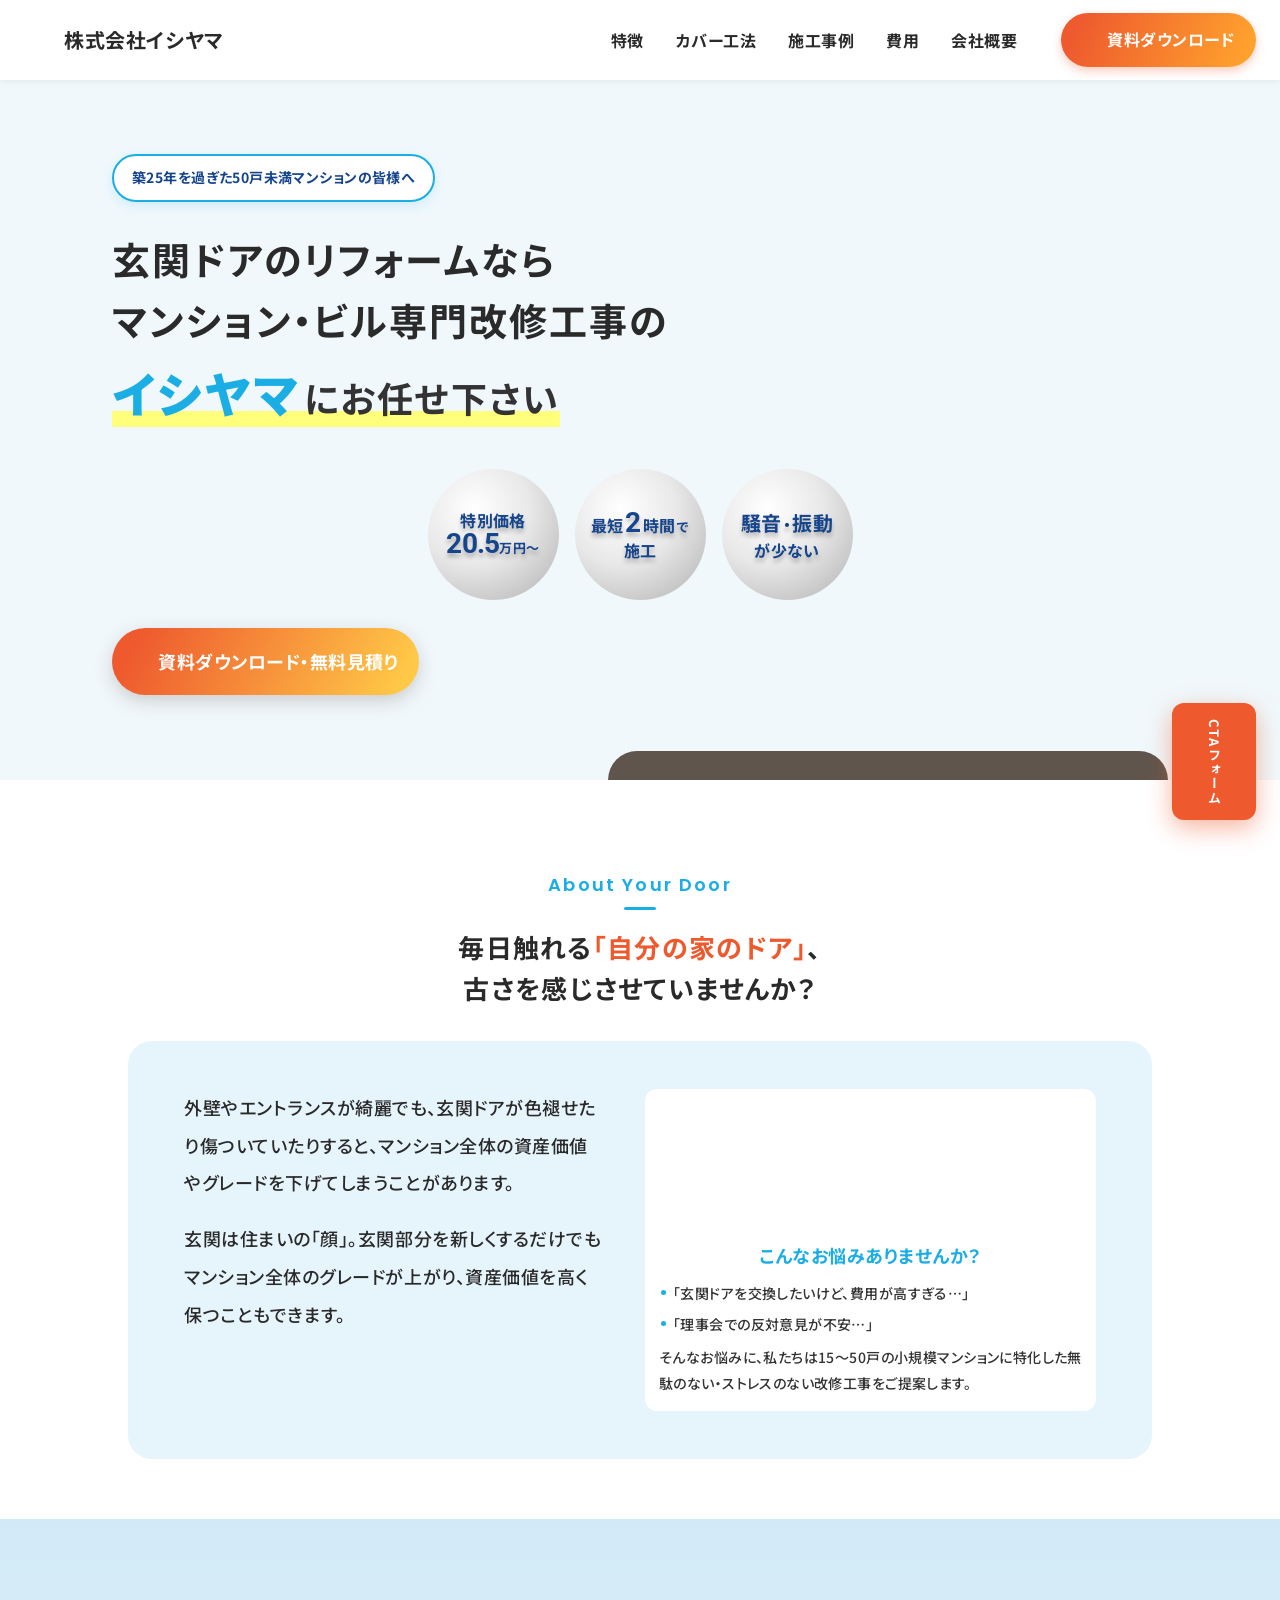
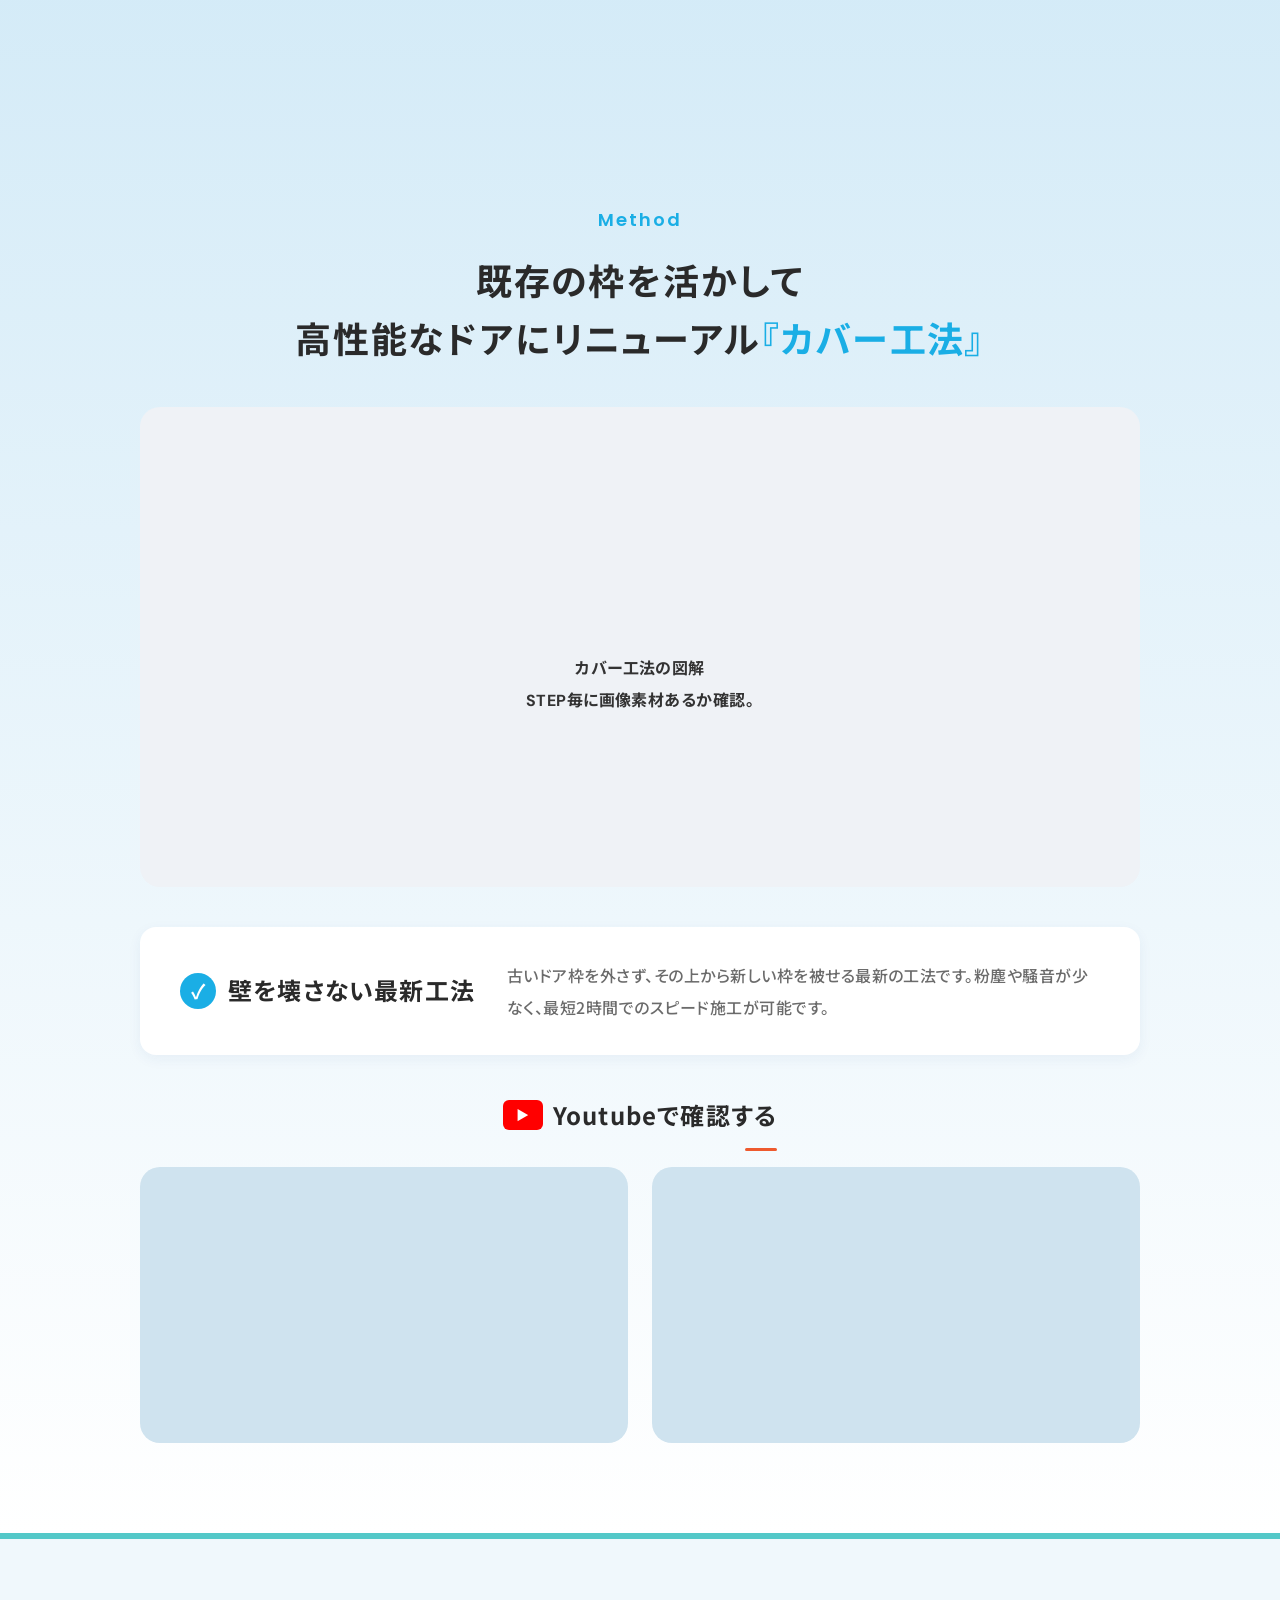
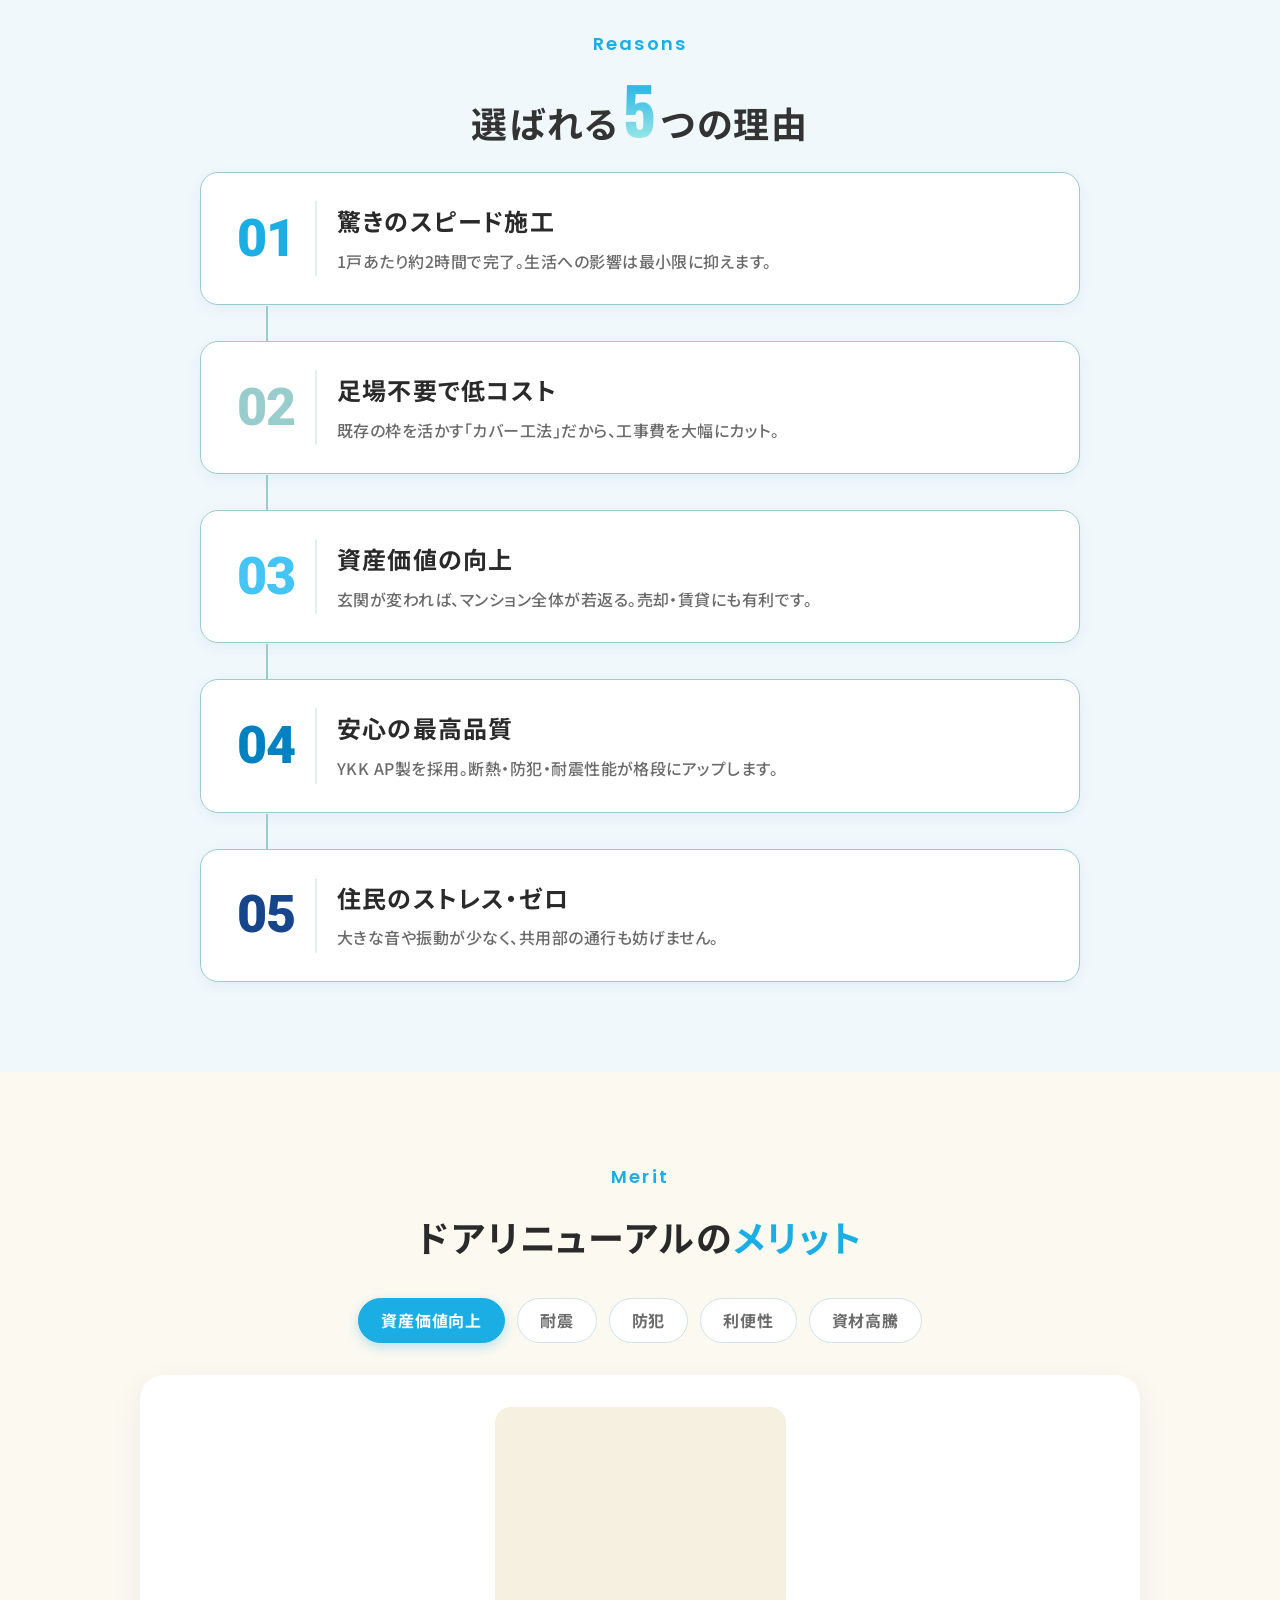
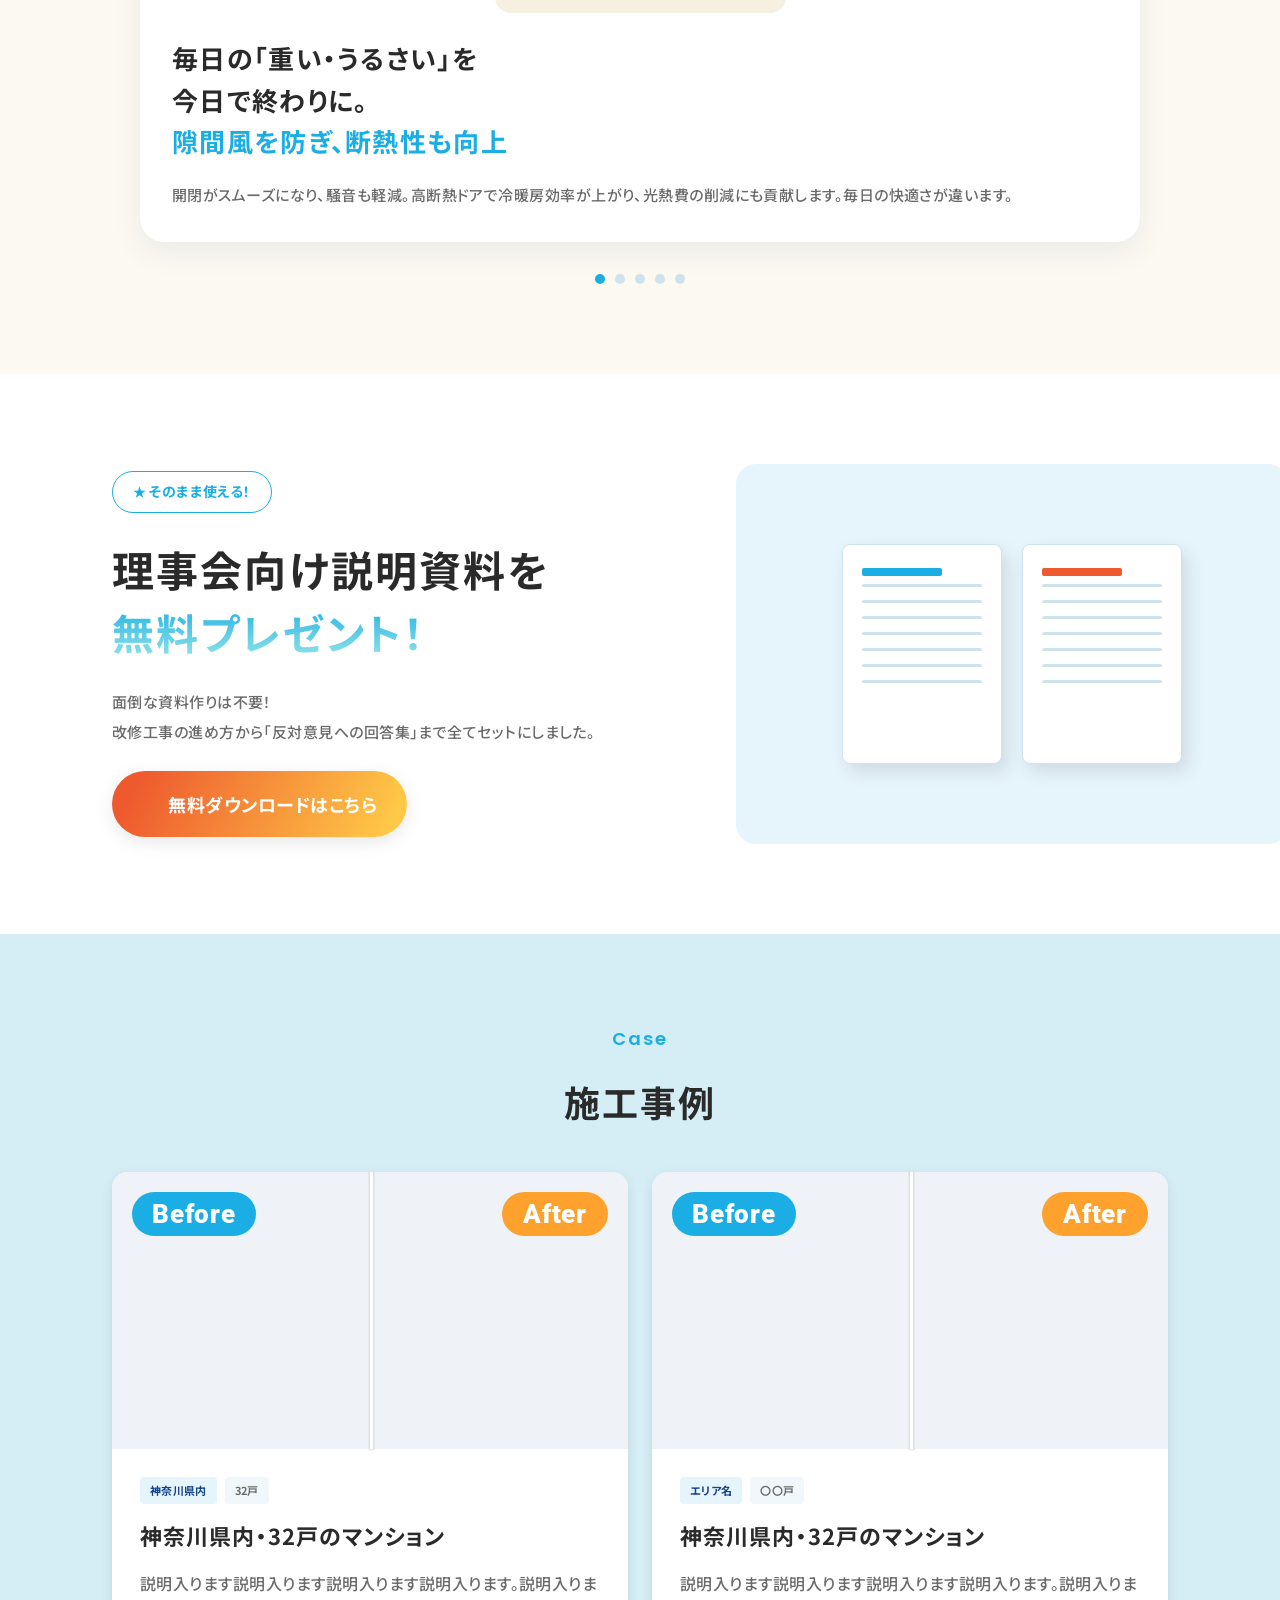
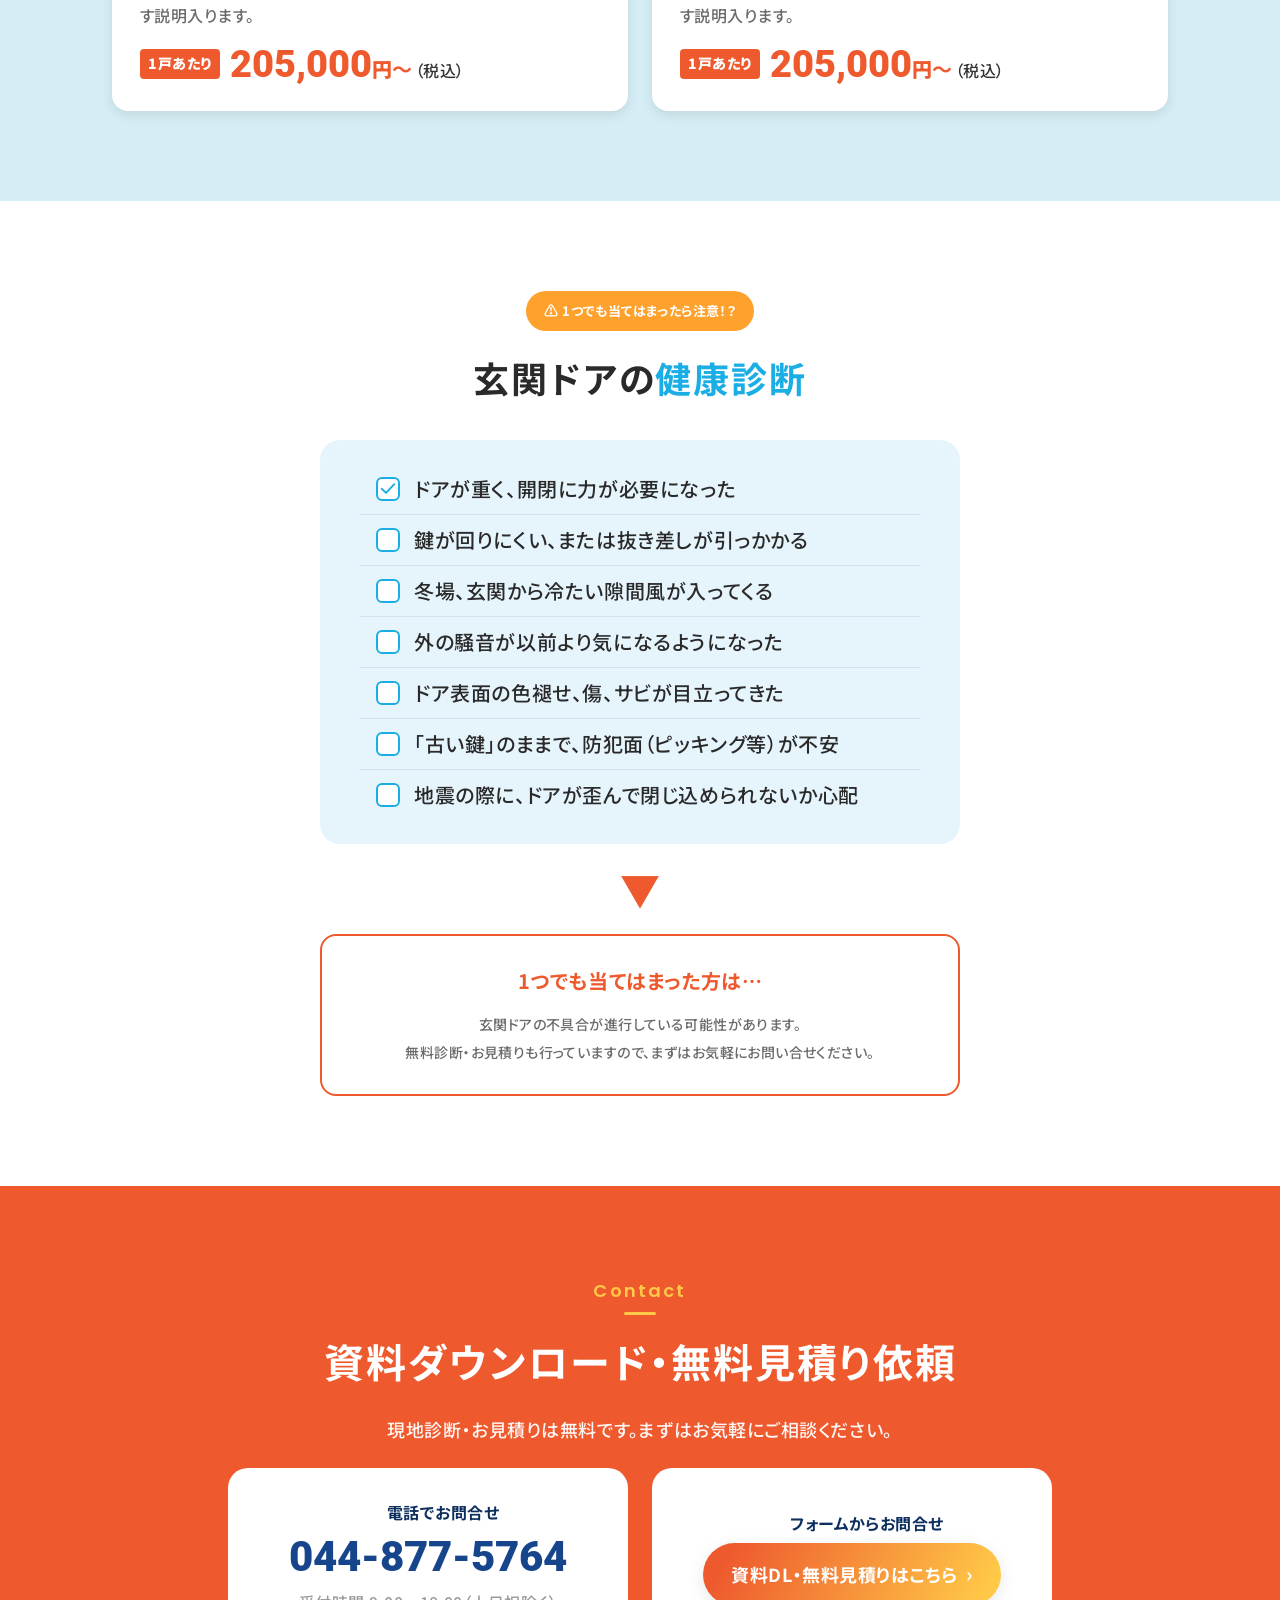
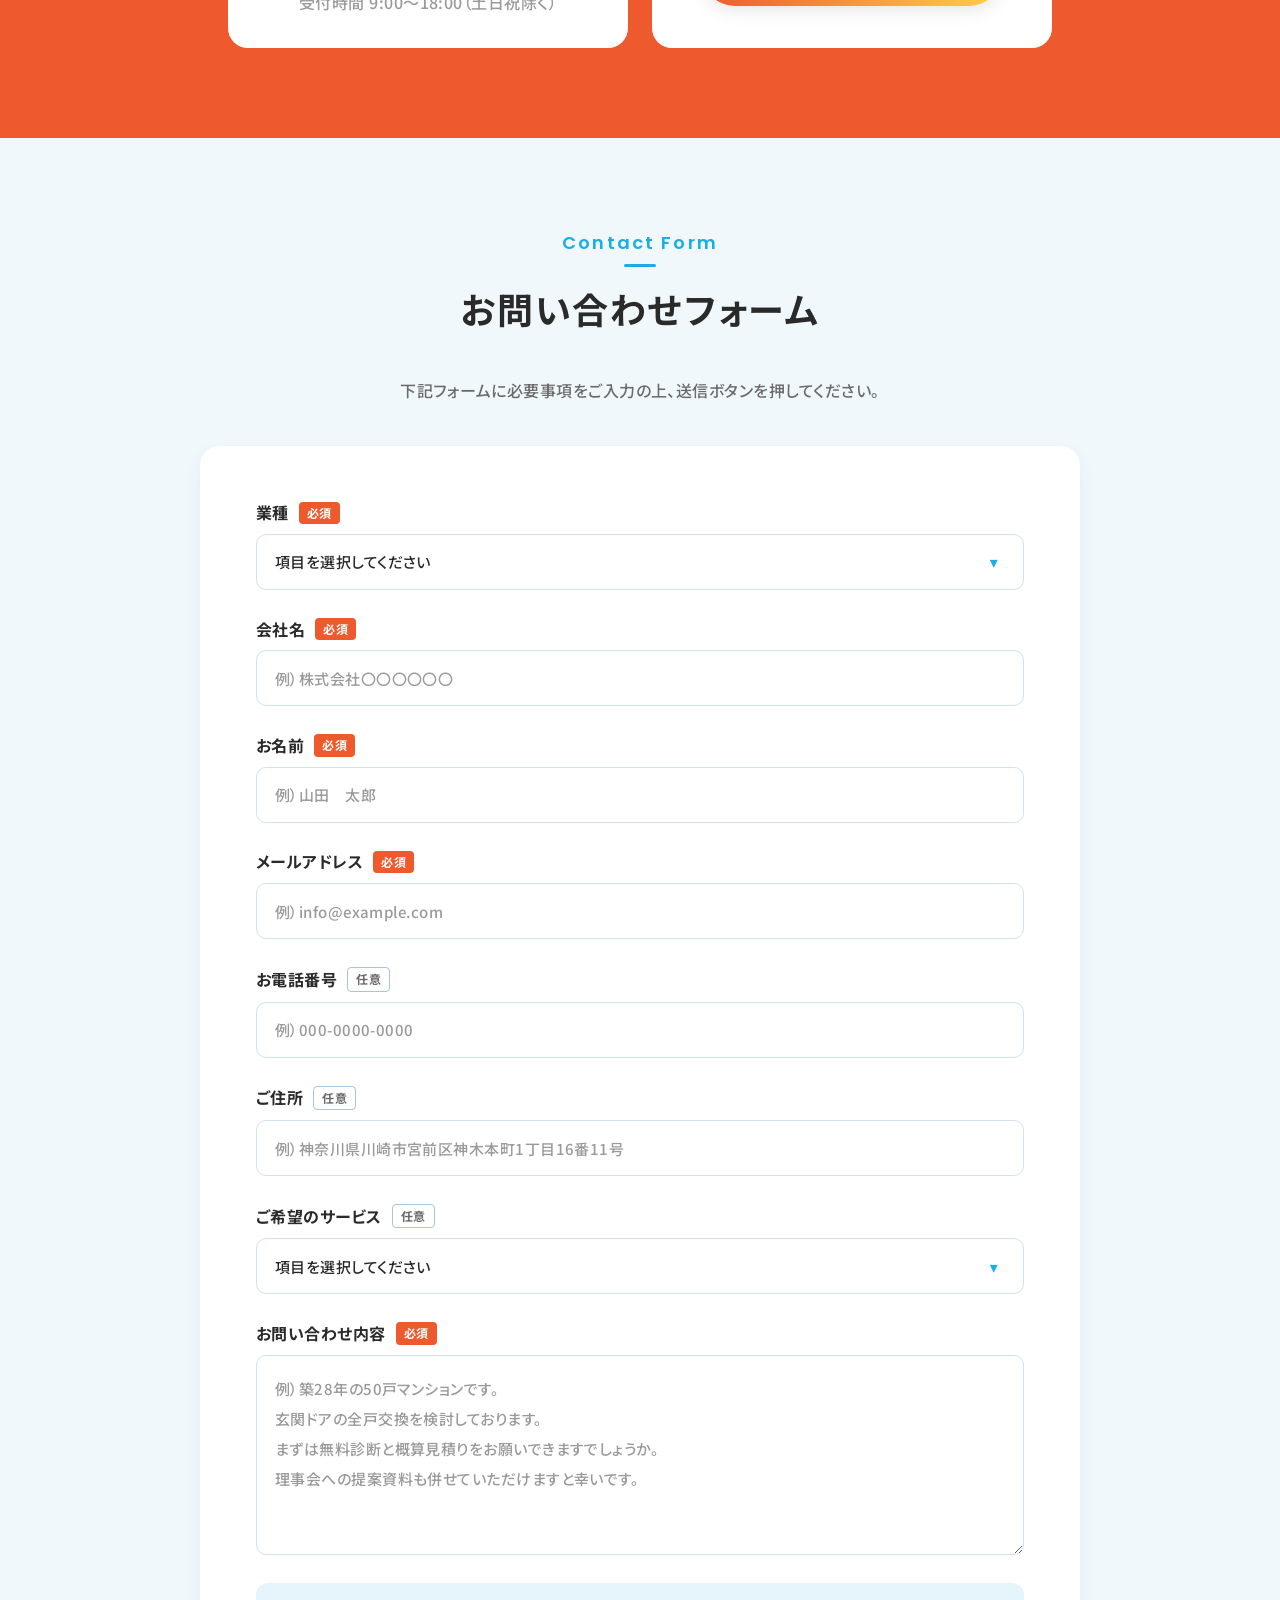
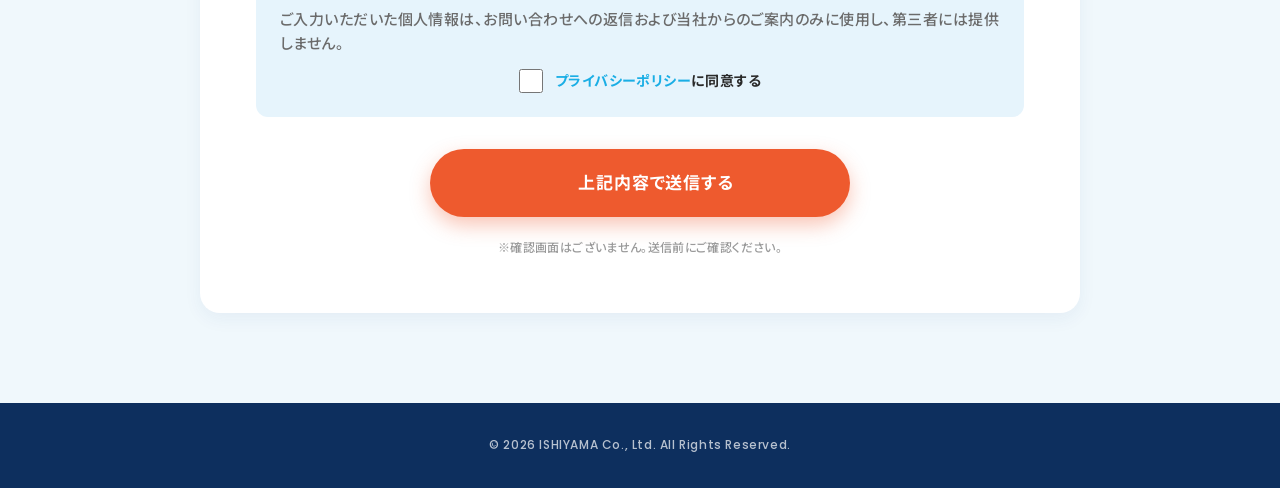
<file: ishiyama-lp/index-inline.html>
<!DOCTYPE html>
<html lang="ja">
<head>
<meta charset="UTF-8">
<meta name="viewport" content="width=device-width, initial-scale=1.0">
<meta name="format-detection" content="telephone=no">
<title>玄関ドアのリフォームならイシヤマ｜マンション・ビル専門改修工事</title>
<meta name="description" content="築25年を過ぎた50戸未満マンション向けの玄関ドアリフォーム。カバー工法で1戸あたり20.5万円〜、最短2時間で施工。神奈川・川崎の株式会社イシヤマ。">
<link rel="preconnect" href="https://fonts.googleapis.com">
<link rel="preconnect" href="https://fonts.gstatic.com" crossorigin>
<link rel="stylesheet" href="https://fonts.googleapis.com/css2?family=DM+Sans:wght@400;700&family=Noto+Sans+JP:wght@400;500;700;900&family=Oswald:wght@700&family=Poppins:wght@600;700;900&family=Roboto:wght@700;900&display=swap">
<style>
@charset "UTF-8";

/* =========================================================
   ISHIYAMA LP – Mobile First
   Base: SP 375px / Breakpoint: 768px (tablet) / 1024px (PC)
   All component classes are prefixed with .lp- to avoid
   conflicts inside WordPress.
   ========================================================= */

/* -------- Design Tokens -------- */
:root {
  /* Brand colours */
  --lp-c-saxblue:    #1AAEE5;
  --lp-c-saxblue-d:  #0E8FBE;
  --lp-c-navy:       #16458C;
  --lp-c-navy-deep:  #0D2F5E;
  --lp-c-orange:     #EE5A2E;
  --lp-c-orange-d:   #C7421A;
  --lp-c-orange-bg:  #FFF1EA;
  --lp-c-accent:     #FFC847;
  --lp-c-green:      #5BAF6E;

  /* Neutrals */
  --lp-c-text:       #2A2A2A;
  --lp-c-text-sub:   #6B6B6B;
  --lp-c-text-muted: #9A9A9A;
  --lp-c-white:      #FFFFFF;
  --lp-c-bg:         #FFFFFF;
  --lp-c-bg-sub:     #F0F8FC;
  --lp-c-bg-blue:    #E6F4FC;
  --lp-c-border:     #CFE3EF;
  --lp-c-border-s:   #A8C5D9;

  /* Typography */
  --lp-ff-jp:    "Noto Sans JP", "Hiragino Kaku Gothic ProN", "Yu Gothic", system-ui, sans-serif;
  --lp-ff-en:    "Poppins", "Helvetica Neue", Arial, sans-serif;
  --lp-ff-num:   "Roboto", "Poppins", system-ui, sans-serif;

  /* Spacing */
  --lp-pad:      20px;
  --lp-radius:   14px;
  --lp-radius-l: 20px;

  /* Shadow */
  --lp-shadow:   0 6px 18px rgba(26, 69, 140, 0.08);
  --lp-shadow-orange: 0 6px 18px rgba(238, 90, 46, 0.35);
}

/* -------- Reset -------- */
*, *::before, *::after { box-sizing: border-box; }
html { -webkit-text-size-adjust: 100%; }
body, h1, h2, h3, h4, p, ul, ol, figure, blockquote { margin: 0; padding: 0; }
ul, ol { list-style: none; padding: 0; }
img, picture, svg { display: block; max-width: 100%; height: auto; }
a { color: inherit; text-decoration: none; }
button { font: inherit; cursor: pointer; background: none; border: 0; padding: 0; color: inherit; }
input, select, textarea { font: inherit; color: inherit; }

/* -------- Base -------- */
.lp-body {
  font-family: var(--lp-ff-jp);
  color: var(--lp-c-text);
  background: var(--lp-c-bg);
  line-height: 1.7;
  font-feature-settings: "palt";
  letter-spacing: 0.03em;
  -webkit-font-smoothing: antialiased;
}
.lp-main { display: block; }

/* =========================================================
   📐 FLUID SP TYPOGRAPHY (SP base styles below)
   ─────────────────────────────────────────────
   font-size: min(Xvw, Ypx) パターンを採用。
   - 375px viewport ちょうどで Ypx (デザイン値) になる
   - 375より小さい画面 → vw値で按分（縮小）
   - 375より大きい画面 → Ypx で頭打ち（@mediaで上書きされるまで）
   公式: X = (Y * 100 / 375)
   例: 18px → min(4.8vw, 18px)
   ────────────────────────────────────── */


/* -------- Common: Section -------- */
.lp-section {
  padding: 56px var(--lp-pad);
  position: relative;
}
.lp-section__head {
  text-align: center;
  margin-bottom: 24px;
  display: flex;
  flex-direction: column;
  align-items: center;
  gap: 16px;
}
.lp-section__title {
  font-size: min(6.933vw, 26px);
  font-weight: 700;
  letter-spacing: 0.05em;
  line-height: 1.6;
}

/* -------- Common: Eyebrow -------- */
.lp-eyebrow {
  font-family: var(--lp-ff-en);
  font-weight: 600;
  font-size: min(2.933vw, 11px);
  letter-spacing: 0.12em;
  color: var(--lp-c-saxblue);
  display: inline-flex;
  flex-direction: column;
  align-items: center;
  gap: 6px;
}
.lp-eyebrow::after {
  content: "";
  width: 32px; height: 3px;
  background: var(--lp-c-saxblue);
  border-radius: 2px;
}
.lp-eyebrow--accent { color: var(--lp-c-accent); }
.lp-eyebrow--accent::after { background: var(--lp-c-accent); }

/* -------- Common: Button --------
   ── btn-grad01 (Figma変数) と完全一致のgradient ──
   background: linear-gradient(95deg, #EE5A2E 9.37%, #FFC847 93.27%)
   box-shadow: 0 5px 16px 0 rgba(204,204,204,0.45)
   ────────────────────────────────────── */
:root {
  --btn-grad01: linear-gradient(95deg, #EE5A2E 9.37%, #FFC847 93.27%);
  --btn-grad02: linear-gradient(117.85deg, #EE5A2E 9.37%, #FFC847 93.27%);
  --btn-shadow: 0 5px 16px 0 rgba(204, 204, 204, 0.45);
  --btn-shadow-orange: 0 6px 18px 0 rgba(237, 89, 46, 0.35);
}

.lp-btn {
  display: inline-flex;
  align-items: center;
  justify-content: center;
  gap: 8px;
  padding: 16px 28px;
  border-radius: 999px;
  font-weight: 700;
  font-size: min(3.733vw, 14px);
  letter-spacing: 0.05em;
  width: 100%;
  max-width: 335px;
  color: var(--lp-c-white);
  text-decoration: none;
  transition: transform .15s ease, box-shadow .15s ease;
}
/* メインCTAボタン: btn-grad01 適用 */
.lp-btn--cta,
.lp-btn--grad {
  background: var(--btn-grad01);
  color: var(--lp-c-white);
  box-shadow: var(--btn-shadow);
}
.lp-btn--cta:hover,
.lp-btn--grad:hover { transform: translateY(-2px); }

/* secondary (アウトライン) */
.lp-btn--white {
  background: var(--lp-c-white);
  color: var(--lp-c-orange);
  border: 2px solid var(--lp-c-orange);
}
.lp-btn--lg { padding: 20px 28px; font-size: min(4.267vw, 16px); max-width: none; }
.lp-btn__icon {
  display: inline-block;
  width: 16px; height: 16px;
}
.lp-btn__chev { font-size: min(5.333vw, 20px); line-height: 1; letter-spacing: 0.03em; }

/* -------- Common: Icon placeholder (画像差替え用エリア) --------
   差し替え方法: background-image / <img>挿入
*/
.lp-icon {
  display: inline-block;
  vertical-align: middle;
  width: 24px;
  height: 24px;
  background: transparent;
  background-repeat: no-repeat;
  background-position: center;
  background-size: contain;
}
.lp-icon[data-icon="phone"] { /* TODO: phone icon svg */ }
.lp-icon[data-icon="mail"]  { /* TODO: mail icon svg */ }
.lp-icon[data-icon="download"] { /* TODO: download icon svg */ }

/* -------- Common: Marker -------- */
.lp-marker {
  background: linear-gradient(transparent 65%, rgba(255, 200, 71, 0.55) 65%);
  padding: 0 2px;
}

/* =========================================================
   HEADER — Figma実値 (1406:3103)
   PC: 80px height / padding 0 24px / shadow 0 2px 6px rgba(0,0,0,0.06)
   SP: 60px height (簡略版)
   ========================================================= */
.lp-header {
  position: sticky; top: 0; z-index: 50;
  background: #fff;
  box-shadow: 0 2px 6px 0 rgba(0, 0, 0, 0.06);
}
.lp-header__inner {
  height: 60px;
  display: flex;
  align-items: center;
  justify-content: space-between;
  padding: 0 16px;
  gap: 12px;
}
.lp-logo {
  display: flex; align-items: center; gap: 6px;
  flex-shrink: 0;
}
.lp-logo__mark {
  width: 34px; height: 34px;
  background: transparent; /* ロゴ画像差替え用 (Figma: logo 1 34x34) */
  flex-shrink: 0;
  background-size: contain;
  background-repeat: no-repeat;
  background-position: center;
}
/* SP: 「株式会社イシヤマ」のみ表示 */
.lp-logo__jp {
  font-family: var(--lp-ff-jp);
  font-weight: 700;
  font-size: min(3.733vw, 14px);
  color: #2a2a2a;
  letter-spacing: 0.03em;
  white-space: nowrap;
}

/* ── Header DL Button (Figma実値: linear-gradient 112.27deg) ── */
.lp-header__dlbtn {
  display: inline-flex; align-items: center; gap: 6px;
  background: linear-gradient(112.27deg, #EE5A2E 9.37%, #FFA12D 93.27%);
  color: #fff;
  padding: 10px 14px;
  border-radius: 999px;
  font-family: var(--lp-ff-jp);
  font-weight: 700;
  font-size: min(3.2vw, 12px);
  letter-spacing: 0.03em;
  box-shadow: 0 4px 10px 0 rgba(237, 89, 46, 0.3);
  white-space: nowrap;
  text-decoration: none;
}
.lp-header__dlbtn .lp-icon { width: 14px; height: 14px; }

/* =========================================================
   HERO (FV) — Figma実値 (1406:3122)
   PC: 1440x700 / padding 50px 112px 0 / gap 56
   ─────────────────────────────────────────────
   - 背景パターン (concrete texture) 画像差替えエリア
   - hero_left: tag pill / 3行見出し / 3 feature cards / CTA
   - hero_right: 560w / 写真エリア (bg #5f554d, rounded-top 300px)
   ────────────────────────────────────── */
.lp-hero {
  position: relative;
  overflow: hidden;
  background: #f0f8fc; /* base */
}
/* 背景パターン (concrete texture) - 画像差替え用 */
.lp-hero__bgpattern {
  position: absolute;
  inset: 0;
  background: transparent;
  background-size: cover;
  background-position: center;
  pointer-events: none;
  z-index: 0;
}

.lp-hero__inner {
  position: relative;
  z-index: 1;
  padding: 30px 20px;
  display: flex;
  flex-direction: column;
  gap: 24px;
}

/* ── Photo placeholder (right on PC, top on SP) ── */
.lp-hero__photo {
  background: #5f554d; /* Figma実値: 画像placeholder bg */
  border-radius: 24px 24px 0 0;
  aspect-ratio: 335 / 373;
  width: 100%;
  order: -1; /* SPでは上に */
}

/* ── Copy block ── */
.lp-hero__copy {
  display: flex;
  flex-direction: column;
  align-items: center;
  gap: 20px;
  text-align: center;
}
.lp-hero__tag {
  display: inline-block;
  background: #fff;
  border: 2px solid #1aaee5;
  border-radius: 999px;
  padding: 8px 16px;
  font-family: var(--lp-ff-jp);
  font-weight: 700;
  font-size: min(3.2vw, 12px);
  letter-spacing: 0.03em;
  color: #16458c;
  box-shadow: 0 4px 12px 0 rgba(26, 173, 229, 0.15);
}
.lp-hero__title {
  display: flex;
  flex-direction: column;
  gap: 4px;
  align-items: center;
  font-family: var(--lp-ff-jp);
  font-weight: 700;
  color: #2a2a2a;
}
.lp-hero__line {
  font-size: min(5.867vw, 22px);
  letter-spacing: 0.05em;
  line-height: 1.5;
}
.lp-hero__brandline {
  position: relative;
  display: inline-flex;
  align-items: baseline;
  gap: 4px;
  margin-top: 4px;
}
/* 黄色マーカー (Figma実値: #ffff7b / mix-blend-multiply / 16px height) */
.lp-hero__brandline::before {
  content: "";
  position: absolute;
  left: 4px; right: 4px;
  bottom: 4px;
  height: 10px;
  background: #ffff7b;
  mix-blend-mode: multiply;
  z-index: 0;
}
.lp-hero__brand {
  position: relative;
  z-index: 1;
  font-family: var(--lp-ff-jp);
  font-weight: 900;
  font-size: min(7.467vw, 28px);
  color: #1aaee5;
  letter-spacing: 0.05em;
}
.lp-hero__after {
  position: relative;
  z-index: 1;
  font-family: var(--lp-ff-jp);
  font-weight: 700;
  font-size: min(5.867vw, 22px);
  color: #333;
  letter-spacing: 0.05em;
}

/* ── 3 Feature cards (球体テクスチャ + navy text) ── */
.lp-hero__features {
  display: flex;
  gap: 8px;
  justify-content: center;
}
.lp-feature {
  position: relative;
  width: 100px;
  height: 100px;
  display: flex;
  align-items: center;
  justify-content: center;
  flex-shrink: 0;
}
/* 球体テクスチャ画像差替えエリア (Figma: グレー～白系の3D球体) */
.lp-feature__bg {
  position: absolute;
  inset: 0;
  background: radial-gradient(circle at 35% 30%, #fff 0%, #e8e8e8 45%, #b0b0b0 100%);
  border-radius: 50%;
  z-index: 0;
}
.lp-feature__txt {
  position: relative;
  z-index: 1;
  display: flex;
  flex-direction: column;
  align-items: center;
  gap: 2px;
  font-family: var(--lp-ff-jp);
  font-weight: 700;
  color: #16458c;
  text-align: center;
  text-shadow: 0 4px 4px rgba(0, 0, 0, 0.25);
}
.lp-feature__row {
  display: inline-flex;
  align-items: baseline;
  gap: 1px;
}
.lp-feature__lbl { font-size: min(3.467vw, 13px); line-height: 1; }
.lp-feature__sm  { font-size: min(3.467vw, 13px); line-height: 1.4; }
.lp-feature__xs  { font-size: min(2.933vw, 11px); line-height: 1.4; }
.lp-feature__md  { font-size: min(4.267vw, 16px); line-height: 1.4; }
.lp-feature__price {
  display: inline-flex;
  align-items: baseline;
}
.lp-feature__num {
  font-family: var(--lp-ff-num);
  font-weight: 700;
  font-size: min(6.933vw, 26px);
  line-height: 1;
  letter-spacing: -0.03em;
}
.lp-feature__num--m {
  font-size: min(6.933vw, 26px);
  letter-spacing: 0.04em;
}
.lp-feature__yen { font-size: min(2.933vw, 11px); line-height: 1; }

/* ── Hero CTA Button (Figma実値: gradient 117.47deg / drop-shadow 6px 9px #ccc) ── */
.lp-btn--hero {
  display: inline-flex;
  align-items: center;
  justify-content: center;
  gap: 8px;
  padding: 16px 20px;
  border-radius: 999px;
  background: linear-gradient(117.47deg, #EE5A2E 9.37%, #FFC847 93.27%);
  color: #fff;
  font-family: var(--lp-ff-jp);
  font-weight: 700;
  font-size: min(3.733vw, 14px);
  letter-spacing: 0.03em;
  filter: drop-shadow(0 6px 9px #ccc);
  text-decoration: none;
  max-width: 335px;
  width: 100%;
}
.lp-btn--hero .lp-icon { width: 16px; height: 16px; }

/* =========================================================
   01 EMPATHY (About Your Door) — Figma実値 (1406:3193)
   PC: bg #fff / padding 90px 112px 60px / gap 32
   em_card: bg #e6f4fc / 1024w / padding 48px 56px / radius 24 / gap 40
   ─────────────────────────────────────────────
   ★ 「自分の家のドア」 は INLINE で #ee5a2e オレンジ色
   ★ 黄色マーカー (225x9) は #ffff7b で 「自分の家のドア」 の下に
   ────────────────────────────────────── */
.lp-empathy {
  background: #fff;
  padding: 56px 20px;
  display: flex;
  flex-direction: column;
  align-items: center;
  gap: 24px;
}
.lp-empathy__head {
  display: flex;
  flex-direction: column;
  align-items: center;
  gap: 16px;
}
.lp-empathy__title {
  position: relative;
  text-align: center;
  font-family: var(--lp-ff-jp);
  font-weight: 700;
  font-size: min(5.867vw, 22px);
  line-height: 1.6;
  letter-spacing: 0.05em;
  color: #2a2a2a;
  margin: 0;
}
/* インラインでオレンジハイライト + 黄色マーカー下線 */
.lp-empathy__hl {
  position: relative;
  color: #ee5a2e;
  display: inline-block;
}
.lp-empathy__hl::after {
  content: "";
  position: absolute;
  left: 0; right: 0;
  bottom: 0;
  height: 8px;
  background: #ffff7b;
  mix-blend-mode: multiply;
  z-index: -1;
}

/* ── em_card ─────────────────────────────────── */
.lp-empathy__card {
  background: #e6f4fc;
  border-radius: 16px;
  padding: 24px 20px;
  display: flex;
  flex-direction: column;
  gap: 20px;
  width: 100%;
  max-width: 1024px;
}

/* ── 左側 本文 ─────────────────────────────── */
.lp-empathy__text {
  display: flex;
  flex-direction: column;
  gap: 18px;
  flex: 1;
  font-family: var(--lp-ff-jp);
  font-weight: 500;
  font-size: min(3.733vw, 14px);
  line-height: 2.1;
  letter-spacing: 0.03em;
  color: #2a2a2a;
}
.lp-empathy__text p { margin: 0; }

/* ── 右側 ハイライトカード ───────────────── */
.lp-empathy__hilite {
  background: #fff;
  border-radius: 12px;
  padding: 14px;
  display: flex;
  flex-direction: column;
  align-items: center;
  gap: 6px;
}
.lp-empathy__icon {
  display: block;
  width: 100px;
  height: 80px;
  background: transparent;
  background-size: contain;
  background-repeat: no-repeat;
  background-position: center;
  /* TODO: 電球イラスト画像差替え (Figma: c) */
}
.lp-empathy__heading {
  font-family: var(--lp-ff-jp);
  font-weight: 700;
  font-size: min(4.267vw, 16px);
  color: #1aaee5;
  margin: 0;
  text-align: center;
}
.lp-empathy__bullets {
  list-style: none;
  padding: 0;
  margin: 4px 0 0;
  width: 100%;
  display: flex;
  flex-direction: column;
  gap: 4px;
}
.lp-empathy__bullets li {
  position: relative;
  padding-left: 14px;
  font-family: var(--lp-ff-jp);
  font-weight: 500;
  font-size: min(3.467vw, 13px);
  line-height: 1.9;
  letter-spacing: 0.03em;
  color: #333;
}
.lp-empathy__bullets li::before {
  content: "";
  position: absolute;
  left: 2px;
  top: 0.7em;
  width: 5px;
  height: 5px;
  border-radius: 50%;
  background: #1aaee5;
}
.lp-empathy__sub {
  font-family: var(--lp-ff-jp);
  font-weight: 500;
  font-size: min(3.467vw, 13px);
  line-height: 1.9;
  letter-spacing: 0.03em;
  color: #333;
  margin: 0;
}

/* =========================================================
   02 COVER METHOD — Figma実値 (1406:3275)
   ─────────────────────────────────────────────
   - section bg: linear-gradient(180deg, #d2eaf7, #fff)
   - top wave divider: 1440x70 画像差替え
   - inner 1000w / gap 40px
   - eyebrow Method: ★ 下線なし (only text)
   - heading 36px Bold tracking 1.8 / 「『カバー工法』」 #1aaee5 INLINE
   - diagram: 480h / bg #eff2f6 / radius 20
   - card: white / shadow 0 4px 14px rgba(26,69,140,0.06) / horizontal
   - Youtube: 24px Bold heading + orange underline 32x3
   ────────────────────────────────────── */
.lp-method {
  background: linear-gradient(180deg, #d2eaf7 0%, #fff 100%);
  padding-bottom: 60px;
  position: relative;
  display: flex;
  flex-direction: column;
  align-items: center;
}
/* 上部 wave divider 画像差替えエリア */
.lp-method__wave {
  width: 100%;
  height: 42px;
  background: transparent;
  background-size: cover;
  background-position: center;
  background-repeat: no-repeat;
  /* TODO: Figmaから書き出した wave.svg を background-image で指定 */
}
.lp-method__inner {
  display: flex;
  flex-direction: column;
  align-items: center;
  gap: 32px;
  width: 100%;
  max-width: 1000px;
  padding: 0 20px;
  margin-top: 32px;
}
.lp-method__head {
  display: flex;
  flex-direction: column;
  align-items: center;
  gap: 16px;
}
/* Eyebrow with NO underline rect (variant) */
.lp-eyebrow--noline::after { display: none; }

.lp-method__title {
  font-family: var(--lp-ff-jp);
  font-weight: 700;
  font-size: min(6.4vw, 24px);
  letter-spacing: 0.05em;
  line-height: 1.6;
  color: #2a2a2a;
  text-align: center;
  margin: 0;
}
/* インライン 『カバー工法』 = #1aaee5 */
.lp-method__hl { color: #1aaee5; }

/* ── 図解 ────────────────────────────────────── */
.lp-method__diagram {
  background: #eff2f6;
  border-radius: 20px;
  width: 100%;
  height: 280px;
  display: flex;
  flex-direction: column;
  align-items: center;
  justify-content: center;
  gap: 16px;
  margin: 0;
}
.lp-method__diagram-icon {
  width: 61px;
  height: 61px;
  background: transparent;
  background-size: contain;
  background-repeat: no-repeat;
  background-position: center;
}
.lp-method__diagram-cap {
  display: flex;
  flex-direction: column;
  align-items: center;
  text-align: center;
  font-family: "DM Sans", var(--lp-ff-jp);
  font-weight: 700;
  font-size: min(3.733vw, 14px);
  letter-spacing: 0.03em;
  color: #333;
  line-height: 2;
}

/* ── 解説カード ─────────────────────────── */
.lp-method__card {
  background: #fff;
  border-radius: 16px;
  padding: 20px;
  box-shadow: 0 4px 14px 0 rgba(26, 69, 140, 0.06);
  width: 100%;
  display: flex;
  flex-direction: column;
  gap: 12px;
}
.lp-method__check-row {
  display: flex;
  align-items: center;
  gap: 12px;
}
.lp-method__check {
  width: 28px;
  height: 28px;
  flex-shrink: 0;
  background: #1aaee5;
  color: #fff;
  border-radius: 50%;
  display: flex;
  align-items: center;
  justify-content: center;
  font-family: var(--lp-ff-jp);
  font-weight: 700;
  font-size: min(4.267vw, 16px);
}
.lp-method__heading {
  font-family: var(--lp-ff-jp);
  font-weight: 700;
  font-size: min(4.8vw, 18px);
  letter-spacing: 0.05em;
  color: #2a2a2a;
  margin: 0;
}
.lp-method__body {
  font-family: var(--lp-ff-jp);
  font-weight: 500;
  font-size: min(3.733vw, 14px);
  line-height: 2;
  letter-spacing: 0.03em;
  color: #6b6b6b;
  margin: 0;
}

/* ── Youtube section ─────────────────────── */
.lp-method__youtube {
  display: flex;
  flex-direction: column;
  align-items: center;
  gap: 24px;
  width: 100%;
}
.lp-yt-heading {
  position: relative;
  display: inline-flex;
  align-items: center;
  gap: 10px;
  font-family: var(--lp-ff-jp);
  font-weight: 700;
  font-size: min(5.333vw, 20px);
  letter-spacing: 0.05em;
  color: #2a2a2a;
  margin: 0;
  padding-bottom: 8px;
}
/* オレンジ下線 32x3 */
.lp-yt-heading::after {
  content: "";
  position: absolute;
  left: 50%;
  bottom: 0;
  transform: translateX(-50%);
  width: 32px;
  height: 3px;
  background: #ee5a2e;
  border-radius: 2px;
}
.lp-yt-heading__icon {
  display: inline-flex;
  align-items: center;
  justify-content: center;
  width: 40px;
  height: 30px;
  background: red;
  color: #fff;
  font-size: min(3.467vw, 13px);
  font-weight: 700;
  border-radius: 6px;
}
.lp-yt-grid {
  display: grid;
  grid-template-columns: 1fr;
  gap: 16px;
  width: 100%;
}
.lp-yt-thumb {
  display: block;
  width: 100%;
  aspect-ratio: 488 / 276;
  background: #cfe3ef;
  border-radius: 20px;
  background-size: cover;
  background-position: center;
  /* TODO: Youtubeサムネ画像差替え */
}

/* =========================================================
   03 REASONS — Figma実値 (1406:3302)
   ─────────────────────────────────────────────
   - section bg #f0f8fc / border-top 6px solid #53c8c8
   - padding 90px 112px / gap 32 (PC)
   - eyebrow Reasons: Poppins SemiBold 18 / #1aaee5 / tracking 0.54px (細）/ NO underline
   - heading: 36px Bold + '5' Oswald 64px gradient text (#1aaee5 → #98e7e7)
   - 5 cards 880w (PC): bg white / border 1.5px #9CC / radius 18
     padding 28px / shadow 0 4px 14px rgba(26,69,140,0.06) / gap 20
   - Roboto Black 52px tracking -1.04px per card
     01:#1aaee5 / 02:#9cc / 03:#45c4f6 / 04:#0081c2 / 05:#16458c
   - Title 24px Bold / Body 16px Medium #6b6b6b line-height 1.9
   - Connectors 880w x 36h / 2px SOLID #9cc / left 65px
   ────────────────────────────────────── */
.lp-reasons {
  background: #f0f8fc;
  border-top: 6px solid #53c8c8;
  padding: 56px 20px;
  display: flex;
  flex-direction: column;
  align-items: center;
  gap: 24px;
}
.lp-reasons__head {
  display: flex;
  flex-direction: column;
  align-items: center;
  gap: 16px;
}
/* Eyebrow variant: tracking 0.54px (this section only) */
.lp-eyebrow--tight { letter-spacing: 0.03em; }

.lp-reasons__title {
  display: inline-flex;
  align-items: flex-end;
  gap: 4px;
  margin: 0;
  line-height: 1;
}
.lp-reasons__txt {
  font-family: var(--lp-ff-jp);
  font-weight: 700;
  font-size: min(6.4vw, 24px);
  letter-spacing: 0.05em;
  color: #333;
  line-height: 1;
}
/* "5" — Oswald Bold gradient text */
.lp-reasons__big {
  font-family: "Oswald", var(--lp-ff-num);
  font-weight: 700;
  font-size: min(12.8vw, 48px);
  line-height: 1;
  background: linear-gradient(180deg, #1aaee5 0%, #98e7e7 100%);
  -webkit-background-clip: text;
  background-clip: text;
  -webkit-text-fill-color: transparent;
  color: transparent;
}

/* Card list */
.lp-reasons__list {
  list-style: none;
  padding: 0;
  margin: 0;
  display: flex;
  flex-direction: column;
  align-items: center;
  width: 100%;
}

/* Card */
.lp-reason {
  background: #fff;
  border: 1.5px solid #9cc;
  border-radius: 18px;
  padding: 20px 16px 20px 20px;
  display: flex;
  align-items: center;
  gap: 14px;
  box-shadow: 0 4px 14px 0 rgba(26, 69, 140, 0.06);
  width: 100%;
  max-width: 880px;
}
.lp-reason__num {
  font-family: "Roboto", var(--lp-ff-num);
  font-weight: 900;
  font-size: min(10.667vw, 40px);
  line-height: 1;
  letter-spacing: -0.02em;
  flex-shrink: 0;
}
/* Per-card colors (Figma実値) */
.lp-reason[data-num="01"] .lp-reason__num { color: #1aaee5; }
.lp-reason[data-num="02"] .lp-reason__num { color: #9cc; }
.lp-reason[data-num="03"] .lp-reason__num { color: #45c4f6; }
.lp-reason[data-num="04"] .lp-reason__num { color: #0081c2; }
.lp-reason[data-num="05"] .lp-reason__num { color: #16458c; }

.lp-reason__sep {
  width: 2px;
  align-self: stretch;
  background: rgba(153, 204, 204, 0.3);
  border-radius: 1px;
  flex-shrink: 0;
}
.lp-reason__body {
  flex: 1;
  min-width: 0;
  display: flex;
  flex-direction: column;
  gap: 4px;
}
.lp-reason__body h3 {
  font-family: var(--lp-ff-jp);
  font-weight: 700;
  font-size: min(4.267vw, 16px);
  letter-spacing: 0.05em;
  color: #2a2a2a;
  margin: 0;
}
.lp-reason__body p {
  font-family: var(--lp-ff-jp);
  font-weight: 500;
  font-size: min(3.2vw, 12px);
  line-height: 1.9;
  letter-spacing: 0.03em;
  color: #6b6b6b;
  margin: 0;
}

/* Connector (SOLID 2px line) */
.lp-reason + .lp-reason {
  margin-top: 36px;
  position: relative;
}
.lp-reason + .lp-reason::before {
  content: "";
  position: absolute;
  left: 35px;
  top: -36px;
  height: 36px;
  width: 0;
  border-left: 2px solid #9cc;
}

/* =========================================================
   04 MERITS — Figma実値 (1406:3354)
   ─────────────────────────────────────────────
   - section bg #fcf9f0 (cream) / padding 90px 112px / gap 32
   - eyebrow Merit: 18px / #1aaee5 / tracking 0.54 / NO underline
   - heading: 36px Bold / 'メリット' INLINE #1aaee5
   - tabs: 16px Bold tracking 0.8 / radius 999 / padding 22px 8px
     active: bg #1aaee5 / white / shadow rgba(26,173,229,0.3)
     inactive: bg #fff / border 1.5 #cfe3ef / text #6b6b6b
   - panel: bg #fff / 1000w / padding 32 / radius 24 / gap 48
     shadow 0 10px 30px rgba(26,69,140,0.08)
     image 291x206 left + text right
   - copy title: 26px Bold tracking 1.3 / 3rd line #1aaee5
   - body: 15px Medium tracking 0.45 / line-height 2 / #6b6b6b
   - pagination: 5 dots image (90x10)
   ────────────────────────────────────── */
.lp-merits {
  background: #fcf9f0;
  padding: 56px 20px;
  display: flex;
  flex-direction: column;
  align-items: center;
  gap: 24px;
}
.lp-merits__head {
  display: flex;
  flex-direction: column;
  align-items: center;
  gap: 16px;
}
.lp-merits__title {
  font-family: var(--lp-ff-jp);
  font-weight: 700;
  font-size: min(6.4vw, 24px);
  line-height: 1.6;
  letter-spacing: 0.05em;
  color: #2a2a2a;
  margin: 0;
  text-align: center;
}
/* INLINE highlight (also used in copy h3) */
.lp-merits__hl { color: #1aaee5; }

/* Tabs */
.lp-merits__tabs {
  display: flex;
  flex-wrap: wrap;
  gap: 8px;
  justify-content: center;
}
.lp-tab {
  font-family: var(--lp-ff-jp);
  font-weight: 700;
  font-size: min(3.733vw, 14px);
  letter-spacing: 0.05em;
  padding: 8px 18px;
  border-radius: 999px;
  background: #fff;
  border: 1.5px solid #cfe3ef;
  color: #6b6b6b;
  cursor: pointer;
  transition: all 0.2s ease;
}
.lp-tab.is-active {
  background: #1aaee5;
  border-color: #1aaee5;
  color: #fff;
  box-shadow: 0 4px 12px 0 rgba(26, 173, 229, 0.3);
}
.lp-tab:hover { transform: translateY(-1px); }

/* Panel */
.lp-merits__panel {
  background: #fff;
  border-radius: 20px;
  padding: 24px 20px;
  box-shadow: 0 10px 30px 0 rgba(26, 69, 140, 0.08);
  width: 100%;
  max-width: 1000px;
  position: relative;
}
/* Pane切替: is-active のみ表示 */
.lp-merits__pane {
  display: none;
  flex-direction: column;
  gap: 24px;
  align-items: center;
}
.lp-merits__pane.is-active { display: flex; }

/* Tab interaction */
.lp-tab { cursor: pointer; }
.lp-pagination li { cursor: pointer; }

.lp-merits__visual {
  width: 100%;
  aspect-ratio: 291 / 206;
  max-width: 291px;
  background: #f5f0e0;
  border-radius: 12px;
  /* TODO: 画像差替えエリア (Figma: 291x206 image) */
}
.lp-merits__copy {
  display: flex;
  flex-direction: column;
  gap: 18px;
  width: 100%;
}
.lp-merits__copytitle {
  font-family: var(--lp-ff-jp);
  font-weight: 700;
  font-size: min(4.8vw, 18px);
  line-height: 1.6;
  letter-spacing: 0.05em;
  color: #2a2a2a;
  margin: 0;
}
.lp-merits__body {
  font-family: var(--lp-ff-jp);
  font-weight: 500;
  font-size: min(3.467vw, 13px);
  line-height: 2;
  letter-spacing: 0.03em;
  color: #6b6b6b;
  margin: 0;
}

/* Pagination */
.lp-pagination {
  list-style: none;
  padding: 0;
  margin: 0;
  display: flex;
  gap: 10px;
  justify-content: center;
}
.lp-pagination li {
  width: 10px;
  height: 10px;
  border-radius: 50%;
  background: #cfe3ef;
}
.lp-pagination li.is-active {
  background: #1aaee5;
}

/* =========================================================
   05 RIJIKAI — Figma実値 (1406:3383)
   ─────────────────────────────────────────────
   - section bg #fff / padding 90px 112px
   - inner 1216w / 2-col gap 64
   - left 560w: ribbon + heading 42px (gradient text 無料プレゼント) +
                lead + gradient CTA
   - right 552w x 380h: bg #e6f4fc / radius 20 / 2 docs 160x220
   ────────────────────────────────────── */
.lp-rijikai {
  background: #fff;
  padding: 56px 20px;
}
.lp-rijikai__inner {
  display: flex;
  flex-direction: column;
  gap: 32px;
  align-items: center;
  width: 100%;
  max-width: 1216px;
  margin: 0 auto;
}
.lp-rijikai__copy {
  display: flex;
  flex-direction: column;
  gap: 20px;
  align-items: center;
  text-align: center;
  width: 100%;
}

/* Outline ribbon ('そのまま使える！') */
.lp-rijikai__ribbon {
  display: inline-flex;
  align-items: center;
  gap: 3px;
  padding: 8px 20px;
  border: 1px solid #1aaee5;
  border-radius: 999px;
  color: #1aaee5;
  font-family: var(--lp-ff-jp);
  font-weight: 700;
  font-size: min(3.733vw, 14px);
  letter-spacing: 0.03em;
}
.lp-rijikai__star {
  font-size: min(3.467vw, 13px);
  letter-spacing: 0.03em;
}

/* Heading: 42px Bold with gradient text on '無料プレゼント！' */
.lp-rijikai__title {
  font-family: var(--lp-ff-jp);
  font-weight: 700;
  font-size: min(6.933vw, 26px);
  line-height: 1.5;
  letter-spacing: 0.05em;
  color: #2a2a2a;
  margin: 0;
  display: flex;
  flex-direction: column;
  align-items: center;
}
.lp-rijikai__hl {
  background: linear-gradient(180deg, #1aaee5 0%, #98e7e7 100%);
  -webkit-background-clip: text;
  background-clip: text;
  -webkit-text-fill-color: transparent;
  color: transparent;
}

/* Lead text */
.lp-rijikai__lead {
  font-family: var(--lp-ff-jp);
  font-weight: 500;
  font-size: min(3.733vw, 14px);
  line-height: 2;
  letter-spacing: 0.03em;
  color: #6b6b6b;
  margin: 0;
}

/* CTA button (Figma実値: linear-gradient 116.15deg + drop-shadow) */
.lp-btn--rijikai {
  display: inline-flex;
  align-items: center;
  justify-content: center;
  gap: 8px;
  padding: 16px 28px;
  border-radius: 999px;
  background: linear-gradient(116.15deg, #ee5a2e 9.37%, #ffc847 93.27%);
  color: #fff;
  font-family: var(--lp-ff-jp);
  font-weight: 700;
  font-size: min(4.267vw, 16px);
  letter-spacing: 0.03em;
  filter: drop-shadow(0 5px 8px rgba(204, 204, 204, 0.45));
  text-decoration: none;
  max-width: 335px;
  width: 100%;
}
.lp-btn--rijikai .lp-icon { width: 18px; height: 18px; }

/* ── Right side: 2 doc visual ───────────────── */
.lp-rijikai__visual {
  background: #e6f4fc;
  border-radius: 20px;
  width: 100%;
  height: 280px;
  display: flex;
  justify-content: center;
  align-items: center;
  gap: 20px;
}
.lp-rijikai__doc {
  width: 130px;
  height: 200px;
  background: #fff;
  border: 1px solid #cfe3ef;
  border-radius: 8px;
  box-shadow: 6px 8px 18px 0 rgba(0, 0, 0, 0.1);
  position: relative;
  flex-shrink: 0;
}
/* Top accent bar */
.lp-rijikai__doc::before {
  content: "";
  position: absolute;
  left: 19px;
  top: 23px;
  width: 60px;
  height: 8px;
  border-radius: 2px;
}
.lp-rijikai__doc--blue::before   { background: #1aaee5; }
.lp-rijikai__doc--orange::before { background: #ee5a2e; }
/* 7 lines below (using box-shadow stack on ::after) */
.lp-rijikai__doc::after {
  content: "";
  position: absolute;
  left: 19px;
  top: 39px;
  width: 90px;
  height: 3px;
  background: #cfe3ef;
  border-radius: 2px;
  box-shadow:
    0 16px 0 #cfe3ef,
    0 32px 0 #cfe3ef,
    0 48px 0 #cfe3ef,
    0 64px 0 #cfe3ef,
    0 80px 0 #cfe3ef,
    0 96px 0 #cfe3ef;
}

/* =========================================================
   06 CASES — Figma実値 (1406:3413)
   ─────────────────────────────────────────────
   - section bg #d5eef5 / padding 90px 112px / gap 40
   - 2-col grid (PC): 596w each / gap 24
   - card: bg #fff / radius 16 / shadow 0 4px 12px rgba(0,0,0,0.1)
   - image 596x320 / bg #eff2f6 with Before/After pills + center divider
   - body padding 28 / gap 14:
     - meta tags (loc/units)
     - title 22px Bold tracking 1.1
     - desc 16px Medium line-height 2 #6b6b6b
     - price row: '1戸あたり' badge + 205,000円〜（税込）
   ────────────────────────────────────── */
.lp-cases {
  background: #d5eef5;
  padding: 56px 20px;
  display: flex;
  flex-direction: column;
  align-items: center;
  gap: 32px;
}
.lp-cases__head {
  display: flex;
  flex-direction: column;
  align-items: center;
  gap: 16px;
}
.lp-cases__title {
  font-family: var(--lp-ff-jp);
  font-weight: 700;
  font-size: min(6.4vw, 24px);
  letter-spacing: 0.05em;
  color: #2a2a2a;
  margin: 0;
}
.lp-cases__list {
  list-style: none;
  padding: 0;
  margin: 0;
  display: grid;
  grid-template-columns: 1fr;
  gap: 16px;
  width: 100%;
  max-width: 1216px;
}

/* Card */
.lp-case {
  background: #fff;
  border-radius: 16px;
  overflow: hidden;
  box-shadow: 0 4px 12px 0 rgba(0, 0, 0, 0.1);
  display: flex;
  flex-direction: column;
}

/* Image area with Before/After tabs */
.lp-case__image {
  position: relative;
  width: 100%;
  aspect-ratio: 596 / 320;
  background: #eff2f6;
  /* TODO: 画像差替えエリア (Figma: img 596x320) */
}
/* Before/After tabs */
.lp-case__btag {
  position: absolute;
  top: 20px;
  display: inline-flex;
  align-items: center;
  justify-content: center;
  height: 44px;
  padding: 5px 14px;
  border-radius: 999px;
  font-family: "Roboto", var(--lp-ff-num);
  font-weight: 900;
  font-size: min(5.333vw, 20px);
  letter-spacing: 0.03em;
  color: #fff;
}
.lp-case__btag--before {
  left: 20px;
  background: #1aaee5;
  min-width: 100px;
}
.lp-case__btag--after {
  right: 20px;
  background: #ffa12d;
  min-width: 80px;
}
/* Center divider (vertical line between before/after) */
.lp-case__divider {
  position: absolute;
  top: 0;
  left: 50%;
  width: 0;
  height: 100%;
  border-left: 3px solid #fff;
  box-shadow: 0 0 0 1.5px rgba(0, 0, 0, 0.08);
}

/* Body */
.lp-case__body {
  padding: 20px;
  display: flex;
  flex-direction: column;
  gap: 14px;
}
.lp-case__meta {
  display: flex;
  gap: 8px;
}
.lp-case__tag {
  background: #f0f8fc;
  color: #6b6b6b;
  font-family: var(--lp-ff-jp);
  font-weight: 700;
  font-size: min(2.933vw, 11px);
  letter-spacing: 0.03em;
  padding: 4px 10px;
  border-radius: 4px;
}
.lp-case__tag--loc {
  background: #e6f4fc;
  color: #16458c;
}
.lp-case__title {
  font-family: var(--lp-ff-jp);
  font-weight: 700;
  font-size: min(4.8vw, 18px);
  line-height: 1.6;
  letter-spacing: 0.05em;
  color: #2a2a2a;
  margin: 0;
}
.lp-case__desc {
  font-family: var(--lp-ff-jp);
  font-weight: 500;
  font-size: min(3.733vw, 14px);
  line-height: 2;
  letter-spacing: 0.03em;
  color: #6b6b6b;
  margin: 0;
}

/* Price row */
.lp-case__price {
  display: inline-flex;
  align-items: baseline;
  gap: 0;
  margin: 0;
  flex-wrap: wrap;
}
.lp-case__pbadge {
  display: inline-flex;
  align-items: center;
  background: #ee5a2e;
  color: #fff;
  font-family: var(--lp-ff-jp);
  font-weight: 900;
  font-size: min(3.2vw, 12px);
  letter-spacing: 0.04em;
  padding: 3px 8px;
  border-radius: 4px;
  margin-right: 10px;
  align-self: center;
}
.lp-case__pnum {
  font-family: "Roboto", var(--lp-ff-num);
  font-weight: 900;
  font-size: min(8.0vw, 30px);
  letter-spacing: 0;
  color: #ee5a2e;
  line-height: 1;
}
.lp-case__pyen {
  font-family: var(--lp-ff-jp);
  font-weight: 900;
  font-size: min(4.267vw, 16px);
  color: #ee5a2e;
  line-height: 1;
}
.lp-case__ptilde {
  font-family: var(--lp-ff-jp);
  font-weight: 700;
  font-size: min(4.8vw, 18px);
  color: #ee5a2e;
  line-height: 1;
}
.lp-case__ptax {
  font-family: var(--lp-ff-jp);
  font-weight: 500;
  font-size: min(3.467vw, 13px);
  color: #333;
  line-height: 1;
  margin-left: 2px;
}

/* =========================================================
   07 HEALTH CHECK — Figma実値 (1406:3469)
   ─────────────────────────────────────────────
   - section bg #fff / padding 90px 112px / gap 32
   - ribbon: bg #ffa12d (orange) / white text / padding 8 18 / radius 999
     ⚠ 14px / 1つでも当てはまったら注意！？ 13px Bold tracking 0.39
   - heading: '玄関ドアの' 36px Bold #2a2a2a + '健康診断' INLINE #1aaee5
   - checklist 640w:
     - bg #e6f4fc / radius 20 / padding 24 40
     - 7 items / gap 6 / each: 50h padding 14 16
     - border-bottom 1px #cfe3ef (last hidden)
     - checkbox 24x24 / border 2px #1aaee5 / radius 6
     - first item CHECKED (with ✓)
     - text 20px Medium #2a2a2a tracking 0.6 line-height 1.6
   - arrow image 149x50
   - result card 640w:
     - bg #fff / border 2px #ee5a2e / radius 16 / padding 28 32
     - '1つでも当てはまった方は…' 20px Bold #ee5a2e tracking 0.6
     - body 14px Medium #6b6b6b tracking 0.42 line-height 2 / centered
   ────────────────────────────────────── */
.lp-health {
  background: #fff;
  padding: 56px 20px;
  display: flex;
  flex-direction: column;
  align-items: center;
  gap: 24px;
}
.lp-health__head {
  display: flex;
  flex-direction: column;
  align-items: center;
  gap: 16px;
}

/* Warning ribbon - orange filled */
.lp-health__ribbon {
  display: inline-flex;
  align-items: center;
  gap: 4px;
  padding: 8px 18px;
  border-radius: 999px;
  background: #ffa12d;
  color: #fff;
  font-family: var(--lp-ff-jp);
  font-weight: 700;
  font-size: min(3.467vw, 13px);
  letter-spacing: 0.03em;
  margin: 0;
}
.lp-health__warn { font-size: min(3.733vw, 14px); }

.lp-health__title {
  font-family: var(--lp-ff-jp);
  font-weight: 700;
  font-size: min(6.4vw, 24px);
  letter-spacing: 0.05em;
  color: #2a2a2a;
  margin: 0;
  text-align: center;
}
.lp-health__hl { color: #1aaee5; }

/* Inner column */
.lp-health__inner {
  display: flex;
  flex-direction: column;
  align-items: center;
  gap: 20px;
  width: 100%;
  max-width: 640px;
}

/* Checklist (native checkbox + label) */
.lp-checklist {
  background: #e6f4fc;
  border-radius: 20px;
  padding: 16px 20px;
  list-style: none;
  margin: 0;
  width: 100%;
}
.lp-checklist li {
  border-bottom: 1px solid #cfe3ef;
}
.lp-checklist li:last-child { border-bottom: 0; }

.lp-checklist__item {
  display: flex;
  align-items: center;
  gap: 14px;
  padding: 14px 16px;
  font-family: var(--lp-ff-jp);
  font-weight: 500;
  font-size: min(4.0vw, 15px);
  line-height: 1.6;
  letter-spacing: 0.03em;
  color: #2a2a2a;
  cursor: pointer;
  user-select: none;
  transition: background 0.15s ease;
}
.lp-checklist__item:hover { background: rgba(255,255,255,0.4); border-radius: 6px; }

/* Visually hide native input but keep accessible */
.lp-checklist__input {
  position: absolute;
  width: 0;
  height: 0;
  opacity: 0;
  pointer-events: none;
}

/* Custom box (Figma実値: 24x24 / border 2px #1aaee5 / radius 6) */
.lp-checklist__box {
  width: 24px;
  height: 24px;
  flex-shrink: 0;
  background: #fff;
  border: 2px solid #1aaee5;
  border-radius: 6px;
  display: inline-flex;
  align-items: center;
  justify-content: center;
  transition: background 0.15s ease, border-color 0.15s ease;
  color: #1aaee5;
}
/* SVG check icon (Figma実値: 17.5x11.5 at 6,4.5 inside 24x24 box) */
.lp-checklist__svg {
  width: 16px;
  height: 11px;
  opacity: 0;
  transition: opacity 0.15s ease;
}

/* Checked state */
.lp-checklist__input:checked + .lp-checklist__box .lp-checklist__svg {
  opacity: 1;
}

/* Focus ring for keyboard a11y */
.lp-checklist__input:focus-visible + .lp-checklist__box {
  outline: 2px solid #1aaee5;
  outline-offset: 2px;
}

/* Arrow image placeholder (Figma: ▼ 149x50) */
.lp-health__arrow {
  width: 100px;
  height: 34px;
  background: transparent;
  background-size: contain;
  background-repeat: no-repeat;
  background-position: center;
  /* TODO: ▼ arrow.svg 差替え */
  position: relative;
}
/* Temporary CSS chevron until image is supplied */
.lp-health__arrow::before {
  content: "▼";
  position: absolute;
  inset: 0;
  display: flex;
  align-items: center;
  justify-content: center;
  color: #ee5a2e;
  font-size: min(7.467vw, 28px);
  font-weight: 900;
}

/* Result card */
.lp-health__result {
  background: #fff;
  border: 2px solid #ee5a2e;
  border-radius: 16px;
  padding: 20px 24px;
  display: flex;
  flex-direction: column;
  gap: 12px;
  align-items: center;
  width: 100%;
}
.lp-health__result h3 {
  font-family: var(--lp-ff-jp);
  font-weight: 700;
  font-size: min(4.8vw, 18px);
  letter-spacing: 0.05em;
  color: #ee5a2e;
  margin: 0;
}
.lp-health__result p {
  font-family: var(--lp-ff-jp);
  font-weight: 500;
  font-size: min(3.467vw, 13px);
  line-height: 2;
  letter-spacing: 0.03em;
  color: #6b6b6b;
  margin: 0;
  text-align: center;
}

/* =========================================================
   08 FINAL CTA — Figma実値ベース (1406:3507)
   ========================================================= */
.lp-finalcta {
  background: var(--lp-c-orange);
  color: var(--lp-c-white);
  text-align: center;
  position: relative;
  overflow: hidden;
  padding: 56px 20px;
}
/* TODO: 背景パターン画像差替え用エリア */
.lp-finalcta::before {
  content: "";
  position: absolute;
  inset: 0;
  background-image: none; /* images/cta-pattern.png 等で差替え */
  opacity: 0.18;
  pointer-events: none;
}
.lp-finalcta__inner {
  position: relative;
  display: flex;
  flex-direction: column;
  align-items: center;
  gap: 22px;
  max-width: 1000px;
  margin: 0 auto;
}
.lp-finalcta__head { gap: 8px; }
.lp-finalcta__title {
  font-family: var(--lp-ff-jp);
  font-weight: 700;
  font-size: min(6.933vw, 26px);
  line-height: 1.5;
  letter-spacing: 0.05em;
  color: var(--lp-c-white);
  text-align: center;
}
.lp-finalcta__lead {
  font-family: var(--lp-ff-jp);
  font-weight: 500;
  font-size: min(3.733vw, 14px);
  line-height: 1.8;
  color: var(--lp-c-white);
  opacity: 0.95;
  text-align: center;
  letter-spacing: 0.03em;
}
.lp-finalcta__cards {
  display: grid;
  grid-template-columns: 1fr;
  gap: 16px;
  width: 100%;
}
.lp-finalcta__card {
  background: var(--lp-c-white);
  border-radius: 20px;
  padding: 24px 20px;
  display: flex;
  flex-direction: column;
  align-items: center;
  justify-content: center;
  gap: 6px;
  min-height: 140px;
}
.lp-finalcta__cardlbl {
  display: inline-flex;
  align-items: center;
  gap: 6px;
  font-family: var(--lp-ff-jp);
  font-weight: 700;
  font-size: min(3.733vw, 14px);
  letter-spacing: 0.03em;
  color: var(--lp-c-navy-deep);
}
.lp-finalcta__tel {
  font-family: var(--lp-ff-num);
  font-weight: 900;
  font-size: min(8.533vw, 32px);
  line-height: 1.2;
  color: var(--lp-c-navy);
  letter-spacing: 0;
}
.lp-finalcta__hours {
  font-family: var(--lp-ff-jp);
  font-weight: 500;
  font-size: min(3.2vw, 12px);
  color: var(--lp-c-text-muted);
  letter-spacing: 0.03em;
}
/* キャラクター画像 placeholder（PC のみ表示・差替え用エリア） */
.lp-finalcta__chara {
  display: none;
  width: 105px;
  height: 143px;
  background: transparent; /* images/chara1.png に差替え */
  background-size: contain;
  background-repeat: no-repeat;
}

/* =========================================================
   10 CONTACT FORM — Figma実値 (1406:3649)
   ─────────────────────────────────────────────
   section bg: #f0f8fc / padding 56px 20px (SP) → 90px 112px (PC)
   form_card : bg #fff / radius 20 / padding 24(SP)→56(PC) /
                shadow 0 6px 18px rgba(26,69,140,0.06) / gap 28px
   ────────────────────────────────────────── */
.lp-form {
  background: #f0f8fc;
  display: flex;
  flex-direction: column;
  align-items: center;
  gap: 24px;
  padding: 56px 20px;
}
.lp-form__head {
  display: flex;
  flex-direction: column;
  align-items: center;
  gap: 16px;
}
.lp-form__title {
  font-family: var(--lp-ff-jp);
  font-weight: 700;
  font-size: min(6.933vw, 26px);
  line-height: 1.4;
  letter-spacing: 0.05em;
  color: #2a2a2a;
  text-align: center;
  margin: 0;
}
.lp-form__lead {
  font-family: var(--lp-ff-jp);
  font-weight: 500;
  font-size: min(3.733vw, 14px);
  line-height: 2;
  letter-spacing: 0.03em;
  color: #6b6b6b;
  text-align: center;
}

/* ── form_card (the white wrapper) ────────────── */
.lp-form__card {
  background: #fff;
  border-radius: 20px;
  padding: 24px 16px;
  box-shadow: 0 6px 18px 0 rgba(26, 69, 140, 0.06);
  width: 100%;
  max-width: 880px;
  display: flex;
  flex-direction: column;
  gap: 24px;
}

/* ── Field block ─────────────────────────────── */
.lp-field {
  display: flex;
  flex-direction: column;
  gap: 10px;
}
.lp-field__head {
  display: flex;
  align-items: center;
  gap: 10px;
}
.lp-field__label {
  font-family: var(--lp-ff-jp);
  font-weight: 700;
  font-size: min(4.267vw, 16px);
  letter-spacing: 0.03em;
  color: #2a2a2a;
  line-height: 1.2;
}

/* ── Required / Optional badges ──────────────── */
.lp-badge {
  display: inline-flex;
  align-items: center;
  padding: 4px 8px;
  border-radius: 4px;
  font-family: var(--lp-ff-jp);
  font-weight: 700;
  font-size: min(3.2vw, 12px);
  letter-spacing: 0.03em;
  line-height: 1.2;
}
.lp-badge--required {
  background: #ee5a2e;
  color: #fff;
}
.lp-badge--optional {
  background: #fff;
  color: #6b6b6b;
  border: 1px solid #a8c5d9;
}

/* ── Input / Select / Textarea ───────────────── */
.lp-field input,
.lp-field textarea,
.lp-field select {
  width: 100%;
  background: #fff;
  border: 1.5px solid #cfe3ef;
  border-radius: 10px;
  padding: 0 18px;
  font-family: var(--lp-ff-jp);
  font-weight: 500;
  font-size: min(4.0vw, 15px);
  letter-spacing: 0.03em;
  color: #2a2a2a;
}
.lp-field input,
.lp-field select {
  height: 56px;
}
.lp-field input::placeholder,
.lp-field textarea::placeholder {
  color: #9a9a9a;
  font-weight: 500;
}
.lp-field input:focus,
.lp-field textarea:focus,
.lp-field select:focus {
  outline: none;
  border-color: #1aaee5;
  box-shadow: 0 0 0 3px rgba(26, 174, 229, 0.15);
}
.lp-field textarea {
  height: 200px;
  padding: 18px;
  resize: vertical;
  line-height: 2;
  font-family: var(--lp-ff-jp);
}

/* ── Select with custom chevron ──────────────── */
.lp-select {
  position: relative;
}
.lp-select::after {
  content: "▾";
  position: absolute;
  right: 18px;
  top: 50%;
  transform: translateY(-50%);
  width: 24px;
  height: 24px;
  display: flex;
  align-items: center;
  justify-content: center;
  color: #1aaee5;
  font-size: min(4.267vw, 16px);
  font-weight: 700;
  pointer-events: none;
}
.lp-select select {
  appearance: none;
  -webkit-appearance: none;
  -moz-appearance: none;
  padding-right: 48px;
  background-image: none;
}

/* ── Privacy box ─────────────────────────────── */
.lp-privacy {
  background: #e6f4fc;
  border-radius: 12px;
  padding: 20px;
  display: flex;
  flex-direction: column;
  gap: 14px;
  align-items: center;
}
.lp-privacy__note {
  font-family: var(--lp-ff-jp);
  font-weight: 500;
  font-size: min(3.467vw, 13px);
  line-height: 1.7;
  letter-spacing: 0.03em;
  color: #6b6b6b;
}
.lp-privacy__check {
  display: flex;
  align-items: center;
  gap: 12px;
  font-family: var(--lp-ff-jp);
  font-weight: 700;
  font-size: min(3.733vw, 14px);
  letter-spacing: 0.03em;
  cursor: pointer;
}
.lp-privacy__check input[type="checkbox"] {
  width: 24px;
  height: 24px;
  margin: 0;
  border: 2px solid #1aaee5;
  border-radius: 4px;
  background: #fff;
  accent-color: #1aaee5;
  flex-shrink: 0;
}
.lp-privacy__txt { color: #2a2a2a; }
.lp-privacy__txt a {
  color: #1aaee5;
  text-decoration: none;
}

/* ── Submit ──────────────────────────────────── */
.lp-form__submit {
  display: flex;
  flex-direction: column;
  align-items: center;
  gap: 16px;
  margin-top: 4px;
}
/* Figma実値: solid #ee5a2e (gradientではなく単色!) */
.lp-form__btn {
  display: inline-flex;
  align-items: center;
  justify-content: center;
  gap: 10px;
  width: 100%;
  max-width: 420px;
  height: 68px;
  border-radius: 34px;
  background: #ee5a2e;
  color: #fff;
  font-family: var(--lp-ff-jp);
  font-weight: 700;
  font-size: min(4.533vw, 17px);
  letter-spacing: 0.05em;
  box-shadow: 0 8px 20px 0 rgba(237, 89, 46, 0.35);
  border: 0;
  cursor: pointer;
  text-decoration: none;
  transition: transform .15s ease;
}
.lp-form__btn:hover { transform: translateY(-2px); }
.lp-form__btn .lp-icon { width: 22px; height: 22px; }
.lp-form__note {
  font-family: var(--lp-ff-jp);
  font-weight: 500;
  font-size: min(3.2vw, 12px);
  letter-spacing: 0.03em;
  color: #9a9a9a;
}

/* =========================================================
   FOOTER (copyright only)
   ========================================================= */
.lp-footer {
  background: var(--lp-c-navy-deep);
  color: var(--lp-c-white);
  padding: 24px 20px;
  text-align: center;
}
.lp-footer__copy {
  font-family: var(--lp-ff-en);
  font-size: min(2.933vw, 11px);
  font-weight: 500;
  letter-spacing: 0.05em;
  opacity: 0.7;
  margin: 0;
}

/* =========================================================
   Larger SP / Phablet (above 414px)
   ========================================================= */
@media (min-width: 414px) {
  .lp-hero__title { font-size: min(5.867vw, 22px); }
  .lp-hero__brand { font-size: min(7.467vw, 28px); }
}

/* =========================================================
   SP FIXED BOTTOM CTA — Figma実値 (1406:3094)
   - bubble: bg #FFF / shadow 0 6px 18px rgba(237,89,46,0.35) / radius 30px
   - btn  : linear-gradient(119.37deg, #EE5A2E 9.37%, #FFB728 93.27%)
   - 文字 : Noto Sans JP Bold 18px / tracking 0.54px
   ========================================================= */
.lp-fixedcta {
  position: fixed;
  left: 0; right: 0;
  bottom: 0;
  z-index: 100;
  display: flex;
  flex-direction: column;
  align-items: center;
  pointer-events: none;
}
.lp-fixedcta__bubble {
  background: var(--lp-c-white);
  color: var(--lp-c-orange);
  font-family: var(--lp-ff-jp);
  font-size: min(4.0vw, 15px);
  font-weight: 700;
  letter-spacing: 0.05em;
  padding: 6px 22px;
  border-radius: 30px;
  position: relative;
  margin: 0 auto -10px;
  z-index: 2;
  pointer-events: auto;
  box-shadow: 0 6px 18px 0 rgba(237, 89, 46, 0.35);
}
.lp-fixedcta__bubble::after {
  content: "";
  position: absolute;
  left: 50%;
  bottom: -10px;
  transform: translateX(-50%);
  width: 0; height: 0;
  border-left: 10px solid transparent;
  border-right: 10px solid transparent;
  border-top: 13px solid var(--lp-c-white);
  filter: drop-shadow(0 4px 4px rgba(237, 89, 46, 0.15));
}
.lp-fixedcta__btn {
  display: flex;
  align-items: center;
  justify-content: center;
  gap: 10px;
  width: 100%;
  padding: 20px 16px;
  font-family: var(--lp-ff-jp);
  font-size: min(4.8vw, 18px);
  font-weight: 700;
  letter-spacing: 0.03em;
  color: var(--lp-c-white);
  background: linear-gradient(119.37deg, #EE5A2E 9.37%, #FFB728 93.27%);
  pointer-events: auto;
  text-decoration: none;
}

/* Reserve space for the fixed CTA bar on SP / tablet */
@media (max-width: 1023px) {
  .lp-body { padding-bottom: 84px; }
}
/* Hide fixed CTA on PC (use PC floating CTA instead) */
@media (min-width: 1024px) {
  .lp-fixedcta { display: none; }
}

/* =========================================================
   TABLET (≥ 768px) – stretch SP for phablet/tablet
   ========================================================= */
@media (min-width: 768px) {
  .lp-section { padding: 80px 40px; }
  .lp-section__title { font-size: 30px; }
  .lp-hero__title { font-size: 28px; }
  .lp-hero__brand { font-size: 36px; }
  .lp-hero__features { max-width: 480px; margin-left: auto; margin-right: auto; }
  .lp-yt-grid { grid-template-columns: 1fr 1fr; gap: 16px; }
  .lp-empathy__card { padding: 40px; }
  .lp-cases__list { gap: 24px; }
}

/* =========================================================
   PC (≥ 1024px) – full desktop layout (target 1440px design)
   ========================================================= */
@media (min-width: 1024px) {
  :root {
    --lp-pad: 112px;
    --lp-container: 1216px;
  }

  /* ----- Common ----- */
  .lp-section {
    padding: 96px 112px;
  }
  .lp-section__head { gap: 16px; margin-bottom: 40px; }
  .lp-section__title {
    font-size: 36px;
    line-height: 1.6;
    letter-spacing: 0.05em;
  }
  .lp-eyebrow { font-size: 18px; letter-spacing: 0.12em; }
  .lp-btn { max-width: 360px; padding: 18px 28px; font-size: 16px; }
  .lp-btn--lg { font-size: 18px; padding: 20px 32px; }

  /* ----- HEADER — Figma実値 (PC 1440) ----- */
  .lp-header__inner {
    height: 80px;
    max-width: 1440px;
    margin: 0 auto;
    padding: 0 24px;
    justify-content: space-between;
  }
  .lp-logo__mark { width: 34px; height: 34px; }
  .lp-logo__jp { font-size: 20px; letter-spacing: 0.03em; }

  /* Inline horizontal nav */
  .lp-header__nav {
    display: flex;
    gap: 32px;
    margin-left: auto;
    margin-right: 32px;
    align-items: center;
  }
  .lp-header__nav a {
    font-family: var(--lp-ff-jp);
    font-size: 16px;
    font-weight: 700;
    color: #2a2a2a;
    letter-spacing: 0.03em;
    line-height: 1.5;
  }
  .lp-header__nav a:hover { color: #1aaee5; }

  .lp-header__dlbtn {
    padding: 13px 22px;
    font-size: 16px;
    gap: 6px;
    letter-spacing: 0.03em;
  }
  .lp-header__dlbtn .lp-icon { width: 18px; height: 18px; }

  /* ----- HERO — Figma実値 (PC 1440x700) ----- */
  .lp-hero { height: 700px; }
  .lp-hero__inner {
    padding: 50px 112px 0;
    display: flex;
    gap: 56px;
    align-items: stretch;
    height: 700px;
    max-width: 1440px;
    margin: 0 auto;
  }

  /* Left content */
  .lp-hero__copy {
    text-align: left;
    align-items: flex-start;
    padding-top: 24px;
    gap: 28px;
    flex: 1;
    min-width: 0;
  }
  .lp-hero__tag {
    padding: 10px 18px;
    font-size: 14px;
    letter-spacing: 0.03em;
  }
  .lp-hero__title { align-items: flex-start; gap: 4px; }
  .lp-hero__line {
    font-size: 38px;
    letter-spacing: 0.05em;
    line-height: 1.5;
    white-space: nowrap;
  }
  .lp-hero__brandline {
    margin-top: 0;
    gap: 4px;
    white-space: nowrap;
  }
  .lp-hero__brandline::before {
    height: 16px;
    bottom: 6px;
    left: 0; right: 0;
  }
  .lp-hero__brand {
    font-size: 46px;
    letter-spacing: 0.05em;
  }
  .lp-hero__after {
    font-size: 36px;
    letter-spacing: 0.05em;
  }

  /* 3 feature cards (PC: 131px) */
  .lp-hero__features {
    gap: 16px;
    justify-content: flex-start;
  }
  .lp-feature {
    width: 131px;
    height: 131px;
  }
  .lp-feature__lbl { font-size: 16px; }
  .lp-feature__sm  { font-size: 16px; }
  .lp-feature__xs  { font-size: 13px; }
  .lp-feature__md  { font-size: 20px; }
  .lp-feature__num { font-size: 32px; }
  .lp-feature__num--m { font-size: 32px; }
  .lp-feature__yen { font-size: 13px; }

  /* Hero CTA Button (PC: 18px) */
  .lp-btn--hero {
    padding: 18px 20px;
    font-size: 18px;
    letter-spacing: 0.03em;
    width: auto;
    max-width: none;
  }
  .lp-btn--hero .lp-icon { width: 18px; height: 18px; }

  /* Right photo (560w, full height, rounded-top 300px) */
  .lp-hero__photo {
    order: 0;
    width: 560px;
    height: 100%;
    border-radius: 300px 300px 0 0;
    aspect-ratio: auto;
    align-self: flex-end;
  }
  .lp-hero__brand-line { margin-top: 6px; }
  .lp-hero__brand { font-size: 48px; }
  .lp-hero__brand::after {
    height: 14px;
    bottom: 6px;
    left: 4px;
    right: 4px;
  }

  .lp-hero__features {
    display: flex;
    gap: 16px;
    margin-top: 8px;
    max-width: none;
    width: auto;
  }
  .lp-feature {
    width: 131px; height: 131px;
    padding: 14px 10px;
    gap: 6px;
  }
  .lp-feature__icon { font-size: 30px; }
  .lp-feature__text { font-size: 13px; }
  .lp-feature--price { gap: 4px; }
  .lp-feature__badge { font-size: 11px; padding: 3px 8px; }
  .lp-feature__label { font-size: 11px; }
  .lp-feature__num { font-size: 28px; }
  .lp-feature__unit { font-size: 13px; }

  /* ----- 01 EMPATHY — Figma実値 (PC 1440) ----- */
  .lp-empathy { padding: 90px 112px 60px; gap: 32px; }
  .lp-empathy__title {
    font-size: 26px;
    letter-spacing: 0.05em;
    line-height: 1.6;
    width: 1216px;
    max-width: 100%;
  }
  .lp-empathy__hl::after { height: 9px; }
  .lp-empathy__card {
    width: 1024px;
    max-width: 100%;
    padding: 48px 56px;
    border-radius: 24px;
    flex-direction: row;
    align-items: flex-start;
    gap: 40px;
  }
  .lp-empathy__text {
    font-size: 18px;
    letter-spacing: 0.03em;
    line-height: 2.1;
    flex: 1;
    min-width: 0;
  }
  .lp-empathy__hilite {
    width: 451px;
    padding: 14px;
    flex-shrink: 0;
  }
  .lp-empathy__icon { width: 171px; height: 131px; }
  .lp-empathy__heading { font-size: 18px; text-align: center; }
  .lp-empathy__bullets li { font-size: 14px; }
  .lp-empathy__sub { font-size: 14px; }

  /* ----- 02 COVER METHOD — Figma実値 (PC 1440) ----- */
  .lp-method {
    gap: 108px;
    padding-bottom: 90px;
  }
  .lp-method__wave {
    height: 70px;
    width: 1440px;
    max-width: 100%;
  }
  .lp-method__inner {
    margin-top: 108px;
    gap: 40px;
    padding: 0;
  }
  .lp-method__title {
    font-size: 36px;
    letter-spacing: 0.05em;
    line-height: 1.6;
  }
  .lp-method__diagram {
    height: 480px;
    border-radius: 20px;
  }
  .lp-method__diagram-cap {
    font-size: 16px;
    letter-spacing: 0.03em;
  }
  .lp-method__card {
    padding: 32px 40px;
    flex-direction: row;
    align-items: center;
    gap: 32px;
    border-radius: 16px;
  }
  .lp-method__check-row { flex-shrink: 0; gap: 12px; }
  .lp-method__check { width: 36px; height: 36px; font-size: 20px; border-radius: 18px; }
  .lp-method__heading { font-size: 24px; letter-spacing: 0.05em; }
  .lp-method__body { font-size: 16px; letter-spacing: 0.03em; flex: 1; min-width: 0; }
  .lp-yt-heading { font-size: 24px; gap: 10px; }
  .lp-yt-heading::after {
    left: auto; right: 0;
    transform: none;
    bottom: -8px;
  }
  .lp-yt-grid {
    grid-template-columns: 1fr 1fr;
    gap: 24px;
  }

  /* ----- 03 REASONS — Figma実値 (PC 1440) ----- */
  .lp-reasons { padding: 90px 112px; gap: 32px; }
  .lp-reasons__txt { font-size: 36px; letter-spacing: 0.05em; }
  .lp-reasons__big { font-size: 64px; }
  .lp-reason {
    padding: 28px 32px 28px 36px;
    gap: 20px;
    max-width: 880px;
  }
  .lp-reason__num { font-size: 52px; letter-spacing: -0.02em; }
  .lp-reason__body h3 {
    font-size: 24px;
    letter-spacing: 0.05em;
  }
  .lp-reason__body p {
    font-size: 16px;
    letter-spacing: 0.03em;
    line-height: 1.9;
  }
  /* Connector aligned with Roboto Black "01" center (PC: padding-left 36 + 52px num / 2 ≈ x=65) */
  .lp-reason + .lp-reason::before {
    left: 65px;
  }

  /* ----- 04 MERITS — Figma実値 (PC 1440) ----- */
  .lp-merits { padding: 90px 112px; gap: 32px; }
  .lp-merits__title { font-size: 36px; letter-spacing: 0.05em; }
  .lp-merits__tabs { gap: 12px; }
  .lp-tab { font-size: 16px; padding: 8px 22px; letter-spacing: 0.05em; }
  .lp-merits__panel {
    flex-direction: row;
    align-items: flex-start;
    padding: 32px;
    gap: 48px;
    border-radius: 24px;
  }
  .lp-merits__visual {
    width: 291px;
    height: 206px;
    max-width: none;
    aspect-ratio: auto;
    flex-shrink: 0;
    border-radius: 16px;
  }
  .lp-merits__copy {
    flex: 1;
    min-width: 0;
  }
  .lp-merits__copytitle { font-size: 26px; letter-spacing: 0.05em; }
  .lp-merits__body { font-size: 15px; letter-spacing: 0.03em; }

  /* ----- 05 RIJIKAI — Figma実値 (PC 1440) ----- */
  .lp-rijikai { padding: 90px 112px; }
  .lp-rijikai__inner {
    flex-direction: row;
    align-items: center;
    gap: 64px;
  }
  .lp-rijikai__copy {
    width: 560px;
    flex-shrink: 0;
    align-items: flex-start;
    text-align: left;
    gap: 24px;
  }
  .lp-rijikai__title {
    font-size: 42px;
    line-height: 1.5;
    letter-spacing: 0.05em;
    align-items: flex-start;
    width: 100%;
  }
  .lp-rijikai__lead {
    font-size: 15px;
    letter-spacing: 0.03em;
  }
  .lp-btn--rijikai {
    width: auto;
    max-width: none;
    padding: 18px 30px;
    font-size: 18px;
    letter-spacing: 0.03em;
  }
  .lp-rijikai__visual {
    width: 552px;
    height: 380px;
    flex-shrink: 0;
  }
  .lp-rijikai__doc { width: 160px; height: 220px; }
  .lp-rijikai__doc::before { width: 80px; }
  .lp-rijikai__doc::after { width: 120px; }

  /* ----- 06 CASES — Figma実値 (PC 1440) ----- */
  .lp-cases { padding: 90px 112px; gap: 40px; }
  .lp-cases__title { font-size: 36px; letter-spacing: 0.05em; }
  .lp-cases__list {
    grid-template-columns: 1fr 1fr;
    gap: 24px;
  }
  .lp-case__btag {
    font-size: 26px;
    letter-spacing: 0.03em;
  }
  .lp-case__btag--before { min-width: 124px; }
  .lp-case__btag--after { min-width: 106px; }
  .lp-case__body { padding: 28px; gap: 14px; }
  .lp-case__title { font-size: 22px; letter-spacing: 0.05em; }
  .lp-case__desc { font-size: 16px; letter-spacing: 0.03em; }
  .lp-case__pbadge { font-size: 14px; letter-spacing: 0.04em; }
  .lp-case__pnum { font-size: 38px; }
  .lp-case__pyen { font-size: 20px; }
  .lp-case__ptilde { font-size: 20px; }
  .lp-case__ptax { font-size: 16px; }

  /* ----- 07 HEALTH CHECK — Figma実値 (PC 1440) ----- */
  .lp-health { padding: 90px 112px; gap: 32px; }
  .lp-health__title { font-size: 36px; letter-spacing: 0.05em; }
  .lp-checklist {
    padding: 24px 40px;
    gap: 6px;
  }
  .lp-checklist__item {
    font-size: 20px;
    line-height: 1.6;
    letter-spacing: 0.03em;
    height: 50px;
    padding: 14px 16px;
  }
  .lp-health__arrow {
    width: 149px;
    height: 50px;
  }
  .lp-health__arrow::before { font-size: 40px; }
  .lp-health__result {
    padding: 28px 32px;
    border-radius: 16px;
  }
  .lp-health__result h3 { font-size: 20px; letter-spacing: 0.03em; }
  .lp-health__result p { font-size: 14px; letter-spacing: 0.03em; }

  /* ----- 08 FINAL CTA — Figma実値ベース (PC 1440) ----- */
  .lp-finalcta { padding: 90px 228px; }
  .lp-finalcta__inner { gap: 22px; width: 100%; max-width: 984px; }
  .lp-finalcta__head { gap: 16px; margin-bottom: 0; }
  .lp-finalcta__title {
    font-size: 40px;
    line-height: 1.5;
    letter-spacing: 0.05em;
  }
  .lp-finalcta__lead {
    font-size: 18px;
    line-height: 1.8;
  }
  .lp-finalcta__cards {
    grid-template-columns: 1fr 1fr;
    gap: 24px;
  }
  .lp-finalcta__card {
    padding: 28px 40px;
    min-height: 180px;
    gap: 6px;
  }
  .lp-finalcta__cardlbl { font-size: 16px; letter-spacing: 0.03em; }
  .lp-finalcta__tel { font-size: 42px; }
  .lp-finalcta__hours { font-size: 16px; }
  /* Form card 内のCTAボタン: btn-grad02 (117.85deg) で実値一致 */
  .lp-finalcta__card .lp-btn--grad {
    background: var(--btn-grad02);
    padding: 16px 28px;
    font-size: 18px;
    letter-spacing: 0.03em;
    max-width: none;
    width: auto;
  }
  /* キャラクター画像（PC 1440 → right: 176px / top: 407px に絶対配置） */
  .lp-finalcta__chara {
    display: block;
    position: absolute;
    right: 176px;
    top: 407px;
  }

  /* ----- 10 CONTACT FORM — Figma実値 (PC 1440) ----- */
  .lp-form { padding: 90px 112px; gap: 40px; }
  .lp-form__head { gap: 16px; }
  .lp-form__title { font-size: 36px; letter-spacing: 0.05em; }
  .lp-form__lead { font-size: 16px; letter-spacing: 0.03em; }
  .lp-form__card { padding: 56px; gap: 28px; max-width: 880px; }
  .lp-privacy { padding: 24px; gap: 14px; }
  .lp-privacy__note { font-size: 15px; line-height: 1.6; letter-spacing: 0.03em; }
  .lp-form__submit { gap: 20px; }
  .lp-form__btn { width: 420px; }

  /* ----- FOOTER (copyright only) ----- */
  .lp-footer { padding: 32px 112px; }
  .lp-footer__copy { font-size: 12px; }

  /* ----- Floating side CTA button (PC only) ----- */
  .lp-floating-cta {
    position: fixed;
    right: 24px;
    bottom: 80px;
    z-index: 100;
    background: var(--lp-c-orange);
    color: var(--lp-c-white);
    width: 84px;
    border-radius: 12px;
    padding: 16px 8px;
    font-size: 13px;
    font-weight: 700;
    letter-spacing: 0.1em;
    text-align: center;
    line-height: 1.5;
    box-shadow: 0 8px 24px rgba(238, 90, 46, 0.45);
    writing-mode: vertical-rl;
    text-orientation: mixed;
  }
  .lp-floating-cta__icon {
    display: block;
    writing-mode: horizontal-tb;
    font-size: 22px;
    margin: 0 auto 4px;
  }
}

/* =========================================================
   Hide floating CTA on mobile
   ========================================================= */
@media (max-width: 1023px) {
  .lp-floating-cta { display: none; }
  .lp-header__nav { display: none; }
  .lp-finalcta__row > * { width: 100%; max-width: 335px; margin: 0 auto; }
}

</style>
</head>
<body class="lp-body">

<!-- ============ HEADER — Figma実値 (1406:3103) ============ -->
<header class="lp-header">
  <div class="lp-header__inner">
    <a href="#" class="lp-logo">
      <span class="lp-logo__mark" aria-hidden="true">
        <!-- ロゴ画像差替えエリア (Figma logo 34x34) -->
      </span>
      <span class="lp-logo__jp">株式会社イシヤマ</span>
    </a>
    <nav class="lp-header__nav" aria-label="グローバルナビゲーション">
      <a href="#empathy">特徴</a>
      <a href="#method">カバー工法</a>
      <a href="#cases">施工事例</a>
      <a href="#">費用</a>
      <a href="#">会社概要</a>
    </nav>
    <a href="#contact" class="lp-header__dlbtn">
      <span class="lp-icon" data-icon="download" aria-hidden="true"></span>
      <span>資料ダウンロード</span>
    </a>
  </div>
</header>

<main class="lp-main">

  <!-- ============ HERO (FV) — Figma実値 (1406:3122) ============ -->
  <section class="lp-hero">
    <!-- 背景パターン画像差替えエリア (concrete texture) -->
    <div class="lp-hero__bgpattern" aria-hidden="true"></div>

    <div class="lp-hero__inner">
      <div class="lp-hero__copy">
        <p class="lp-hero__tag">築25年を過ぎた50戸未満マンションの皆様へ</p>

        <h1 class="lp-hero__title">
          <span class="lp-hero__line">玄関ドアのリフォームなら</span>
          <span class="lp-hero__line">マンション・ビル専門改修工事の</span>
          <span class="lp-hero__brandline">
            <span class="lp-hero__brand">イシヤマ</span><span class="lp-hero__after">にお任せ下さい</span>
          </span>
        </h1>

        <ul class="lp-hero__features">
          <li class="lp-feature">
            <span class="lp-feature__bg" aria-hidden="true"></span>
            <span class="lp-feature__txt">
              <span class="lp-feature__lbl">特別価格</span>
              <span class="lp-feature__price"><span class="lp-feature__num">20.5</span><span class="lp-feature__yen">万円～</span></span>
            </span>
          </li>
          <li class="lp-feature">
            <span class="lp-feature__bg" aria-hidden="true"></span>
            <span class="lp-feature__txt">
              <span class="lp-feature__row"><span class="lp-feature__sm">最短</span><span class="lp-feature__num lp-feature__num--m">2</span><span class="lp-feature__sm">時間</span><span class="lp-feature__xs">で</span></span>
              <span class="lp-feature__sm">施工</span>
            </span>
          </li>
          <li class="lp-feature">
            <span class="lp-feature__bg" aria-hidden="true"></span>
            <span class="lp-feature__txt">
              <span class="lp-feature__row"><span class="lp-feature__md">騒音</span><span class="lp-feature__sm">・</span><span class="lp-feature__md">振動</span></span>
              <span class="lp-feature__sm">が少ない</span>
            </span>
          </li>
        </ul>

        <a href="#contact" class="lp-btn lp-btn--hero">
          <span class="lp-icon" data-icon="download" aria-hidden="true"></span>
          <span>資料ダウンロード・無料見積り</span>
        </a>
      </div>

      <!-- 右側: 大型写真エリア（角丸トップ300px、bg #5f554d、画像差替え用） -->
      <div class="lp-hero__photo">
        <!-- TODO: 画像差替え (Figma: 29700533_m_2) -->
      </div>
    </div>
  </section>

  <!-- ============ 01 EMPATHY (About Your Door) — Figma実値 (1406:3193) ============ -->
  <section class="lp-section lp-empathy" id="empathy">
    <header class="lp-empathy__head">
      <p class="lp-eyebrow"><span>About Your Door</span></p>
      <h2 class="lp-empathy__title">
        毎日触れる<span class="lp-empathy__hl">「自分の家のドア」</span>、<br>
        古さを感じさせていませんか？
      </h2>
    </header>

    <div class="lp-empathy__card">
      <div class="lp-empathy__text">
        <p>外壁やエントランスが綺麗でも、玄関ドアが色褪せたり傷ついていたりすると、マンション全体の資産価値やグレードを下げてしまうことがあります。</p>
        <p>玄関は住まいの「顔」。玄関部分を新しくするだけでもマンション全体のグレードが上がり、資産価値を高く保つこともできます。</p>
      </div>

      <aside class="lp-empathy__hilite">
        <!-- 電球イラスト 画像差替えエリア (Figma: c 171x131) -->
        <span class="lp-empathy__icon" aria-hidden="true"></span>
        <h3 class="lp-empathy__heading">こんなお悩みありませんか？</h3>
        <ul class="lp-empathy__bullets">
          <li>「玄関ドアを交換したいけど、費用が高すぎる…」</li>
          <li>「理事会での反対意見が不安…」</li>
        </ul>
        <p class="lp-empathy__sub">そんなお悩みに、私たちは15〜50戸の小規模マンションに特化した無駄のない・ストレスのない改修工事をご提案します。</p>
      </aside>
    </div>
  </section>

  <!-- ============ 02 COVER METHOD — Figma実値 (1406:3275) ============ -->
  <section class="lp-method" id="method">
    <!-- 上部 wave divider 画像差替えエリア (Figma: Vector 4, 1440x70) -->
    <div class="lp-method__wave" aria-hidden="true"></div>

    <div class="lp-method__inner">
      <header class="lp-method__head">
        <p class="lp-eyebrow lp-eyebrow--noline"><span>Method</span></p>
        <h2 class="lp-method__title">
          既存の枠を活かして<br>
          高性能なドアにリニューアル<span class="lp-method__hl">『カバー工法』</span>
        </h2>
      </header>

      <figure class="lp-method__diagram">
        <!-- 図解画像差替えエリア (Figma: 中央アイコン + キャプション) -->
        <span class="lp-method__diagram-icon" aria-hidden="true"></span>
        <figcaption class="lp-method__diagram-cap">
          <span>カバー工法の図解</span>
          <span>STEP毎に画像素材あるか確認。</span>
        </figcaption>
      </figure>

      <div class="lp-method__card">
        <div class="lp-method__check-row">
          <span class="lp-method__check" aria-hidden="true">✓</span>
          <h3 class="lp-method__heading">壁を壊さない最新工法</h3>
        </div>
        <p class="lp-method__body">古いドア枠を外さず、その上から新しい枠を被せる最新の工法です。粉塵や騒音が少なく、最短2時間でのスピード施工が可能です。</p>
      </div>

      <div class="lp-method__youtube">
        <h3 class="lp-yt-heading">
          <span class="lp-yt-heading__icon" aria-hidden="true">▶</span>
          <span>Youtubeで確認する</span>
        </h3>
        <div class="lp-yt-grid">
          <a href="#" class="lp-yt-thumb" aria-label="動画1"></a>
          <a href="#" class="lp-yt-thumb" aria-label="動画2"></a>
        </div>
      </div>
    </div>
  </section>

  <!-- ============ 03 REASONS — Figma実値 (1406:3302) ============ -->
  <section class="lp-reasons" id="reasons">
    <header class="lp-reasons__head">
      <p class="lp-eyebrow lp-eyebrow--noline lp-eyebrow--tight"><span>Reasons</span></p>
      <h2 class="lp-reasons__title">
        <span class="lp-reasons__txt">選ばれる</span><span class="lp-reasons__big">5</span><span class="lp-reasons__txt">つの理由</span>
      </h2>
    </header>

    <ol class="lp-reasons__list">
      <li class="lp-reason" data-num="01">
        <span class="lp-reason__num">01</span>
        <span class="lp-reason__sep" aria-hidden="true"></span>
        <div class="lp-reason__body">
          <h3>驚きのスピード施工</h3>
          <p>1戸あたり約2時間で完了。生活への影響は最小限に抑えます。</p>
        </div>
      </li>
      <li class="lp-reason" data-num="02">
        <span class="lp-reason__num">02</span>
        <span class="lp-reason__sep" aria-hidden="true"></span>
        <div class="lp-reason__body">
          <h3>足場不要で低コスト</h3>
          <p>既存の枠を活かす「カバー工法」だから、工事費を大幅にカット。</p>
        </div>
      </li>
      <li class="lp-reason" data-num="03">
        <span class="lp-reason__num">03</span>
        <span class="lp-reason__sep" aria-hidden="true"></span>
        <div class="lp-reason__body">
          <h3>資産価値の向上</h3>
          <p>玄関が変われば、マンション全体が若返る。売却・賃貸にも有利です。</p>
        </div>
      </li>
      <li class="lp-reason" data-num="04">
        <span class="lp-reason__num">04</span>
        <span class="lp-reason__sep" aria-hidden="true"></span>
        <div class="lp-reason__body">
          <h3>安心の最高品質</h3>
          <p>YKK AP製を採用。断熱・防犯・耐震性能が格段にアップします。</p>
        </div>
      </li>
      <li class="lp-reason" data-num="05">
        <span class="lp-reason__num">05</span>
        <span class="lp-reason__sep" aria-hidden="true"></span>
        <div class="lp-reason__body">
          <h3>住民のストレス・ゼロ</h3>
          <p>大きな音や振動が少なく、共用部の通行も妨げません。</p>
        </div>
      </li>
    </ol>
  </section>

  <!-- ============ 04 MERITS — Figma実値 (1406:3354) ============ -->
  <section class="lp-merits" id="merits">
    <header class="lp-merits__head">
      <p class="lp-eyebrow lp-eyebrow--noline lp-eyebrow--tight"><span>Merit</span></p>
      <h2 class="lp-merits__title">
        ドアリニューアルの<span class="lp-merits__hl">メリット</span>
      </h2>
    </header>

    <div class="lp-merits__tabs" role="tablist">
      <button class="lp-tab is-active" role="tab" aria-selected="true" data-tab="t1">資産価値向上</button>
      <button class="lp-tab" role="tab" aria-selected="false" data-tab="t2">耐震</button>
      <button class="lp-tab" role="tab" aria-selected="false" data-tab="t3">防犯</button>
      <button class="lp-tab" role="tab" aria-selected="false" data-tab="t4">利便性</button>
      <button class="lp-tab" role="tab" aria-selected="false" data-tab="t5">資材高騰</button>
    </div>

    <div class="lp-merits__panel">
      <!-- t1: 資産価値向上 -->
      <div class="lp-merits__pane is-active" data-pane="t1" role="tabpanel">
        <div class="lp-merits__visual" aria-hidden="true"></div>
        <div class="lp-merits__copy">
          <h3 class="lp-merits__copytitle">
            毎日の「重い・うるさい」を<br>
            今日で終わりに。<br>
            <span class="lp-merits__hl">隙間風を防ぎ、断熱性も向上</span>
          </h3>
          <p class="lp-merits__body">
            開閉がスムーズになり、騒音も軽減。高断熱ドアで冷暖房効率が上がり、光熱費の削減にも貢献します。毎日の快適さが違います。
          </p>
        </div>
      </div>

      <!-- t2: 耐震 -->
      <div class="lp-merits__pane" data-pane="t2" role="tabpanel">
        <div class="lp-merits__visual" aria-hidden="true"></div>
        <div class="lp-merits__copy">
          <h3 class="lp-merits__copytitle">
            地震時の「閉じ込め」を<br>
            未然に防ぐ。<br>
            <span class="lp-merits__hl">耐震フレームで安心の住まいに</span>
          </h3>
          <p class="lp-merits__body">
            ※耐震に関するコピーをこちらに入れてください。テキストは仮の内容です。
          </p>
        </div>
      </div>

      <!-- t3: 防犯 -->
      <div class="lp-merits__pane" data-pane="t3" role="tabpanel">
        <div class="lp-merits__visual" aria-hidden="true"></div>
        <div class="lp-merits__copy">
          <h3 class="lp-merits__copytitle">
            ピッキング・サムターン回しを<br>
            徹底対策。<br>
            <span class="lp-merits__hl">最新ロックで防犯性能アップ</span>
          </h3>
          <p class="lp-merits__body">
            ※防犯に関するコピーをこちらに入れてください。テキストは仮の内容です。
          </p>
        </div>
      </div>

      <!-- t4: 利便性 -->
      <div class="lp-merits__pane" data-pane="t4" role="tabpanel">
        <div class="lp-merits__visual" aria-hidden="true"></div>
        <div class="lp-merits__copy">
          <h3 class="lp-merits__copytitle">
            スマートキー・電動アシストで<br>
            毎日の出入りをもっと快適に。<br>
            <span class="lp-merits__hl">暮らしの利便性を向上</span>
          </h3>
          <p class="lp-merits__body">
            ※利便性に関するコピーをこちらに入れてください。テキストは仮の内容です。
          </p>
        </div>
      </div>

      <!-- t5: 資材高騰 -->
      <div class="lp-merits__pane" data-pane="t5" role="tabpanel">
        <div class="lp-merits__visual" aria-hidden="true"></div>
        <div class="lp-merits__copy">
          <h3 class="lp-merits__copytitle">
            資材価格高騰の今だからこそ、<br>
            カバー工法でコストを抑制。<br>
            <span class="lp-merits__hl">今が最もお得なタイミング</span>
          </h3>
          <p class="lp-merits__body">
            ※資材高騰に関するコピーをこちらに入れてください。テキストは仮の内容です。
          </p>
        </div>
      </div>
    </div>

    <ul class="lp-pagination" aria-hidden="true">
      <li class="is-active" data-pag="t1"></li>
      <li data-pag="t2"></li>
      <li data-pag="t3"></li>
      <li data-pag="t4"></li>
      <li data-pag="t5"></li>
    </ul>
  </section>

  <!-- ============ 05 RIJIKAI — Figma実値 (1406:3383) ============ -->
  <section class="lp-rijikai" id="rijikai">
    <div class="lp-rijikai__inner">
      <div class="lp-rijikai__copy">
        <span class="lp-rijikai__ribbon">
          <span class="lp-rijikai__star" aria-hidden="true">★</span>
          そのまま使える！
        </span>
        <h2 class="lp-rijikai__title">
          <span>理事会向け説明資料を</span>
          <span class="lp-rijikai__hl">無料プレゼント！</span>
        </h2>
        <p class="lp-rijikai__lead">
          面倒な資料作りは不要！<br>
          改修工事の進め方から「反対意見への回答集」まで全てセットにしました。
        </p>
        <a href="#contact" class="lp-btn lp-btn--rijikai">
          <span class="lp-icon" data-icon="download" aria-hidden="true"></span>
          <span>無料ダウンロードはこちら</span>
        </a>
      </div>

      <div class="lp-rijikai__visual" aria-hidden="true">
        <span class="lp-rijikai__doc lp-rijikai__doc--blue"></span>
        <span class="lp-rijikai__doc lp-rijikai__doc--orange"></span>
      </div>
    </div>
  </section>

  <!-- ============ 06 CASES — Figma実値 (1406:3413) ============ -->
  <section class="lp-cases" id="cases">
    <header class="lp-cases__head">
      <p class="lp-eyebrow lp-eyebrow--noline"><span>Case</span></p>
      <h2 class="lp-cases__title">施工事例</h2>
    </header>

    <ul class="lp-cases__list">
      <li class="lp-case">
        <!-- Before/After画像エリア (差替え用) -->
        <div class="lp-case__image">
          <span class="lp-case__btag lp-case__btag--before">Before</span>
          <span class="lp-case__btag lp-case__btag--after">After</span>
          <span class="lp-case__divider" aria-hidden="true"></span>
        </div>
        <div class="lp-case__body">
          <div class="lp-case__meta">
            <span class="lp-case__tag lp-case__tag--loc">神奈川県内</span>
            <span class="lp-case__tag">32戸</span>
          </div>
          <h3 class="lp-case__title">神奈川県内・32戸のマンション</h3>
          <p class="lp-case__desc">説明入ります説明入ります説明入ります説明入ります。説明入ります説明入ります。</p>
          <p class="lp-case__price">
            <span class="lp-case__pbadge">1戸あたり</span>
            <span class="lp-case__pnum">205,000</span><span class="lp-case__pyen">円</span><span class="lp-case__ptilde">〜</span><span class="lp-case__ptax">（税込）</span>
          </p>
        </div>
      </li>

      <li class="lp-case">
        <div class="lp-case__image">
          <span class="lp-case__btag lp-case__btag--before">Before</span>
          <span class="lp-case__btag lp-case__btag--after">After</span>
          <span class="lp-case__divider" aria-hidden="true"></span>
        </div>
        <div class="lp-case__body">
          <div class="lp-case__meta">
            <span class="lp-case__tag lp-case__tag--loc">エリア名</span>
            <span class="lp-case__tag">〇〇戸</span>
          </div>
          <h3 class="lp-case__title">神奈川県内・32戸のマンション</h3>
          <p class="lp-case__desc">説明入ります説明入ります説明入ります説明入ります。説明入ります説明入ります。</p>
          <p class="lp-case__price">
            <span class="lp-case__pbadge">1戸あたり</span>
            <span class="lp-case__pnum">205,000</span><span class="lp-case__pyen">円</span><span class="lp-case__ptilde">〜</span><span class="lp-case__ptax">（税込）</span>
          </p>
        </div>
      </li>
    </ul>
  </section>

  <!-- ============ 07 HEALTH CHECK — Figma実値 (1406:3469) ============ -->
  <section class="lp-health" id="health">
    <header class="lp-health__head">
      <p class="lp-health__ribbon">
        <span class="lp-health__warn" aria-hidden="true">⚠</span>
        <span>1つでも当てはまったら注意！？</span>
      </p>
      <h2 class="lp-health__title">
        玄関ドアの<span class="lp-health__hl">健康診断</span>
      </h2>
    </header>

    <div class="lp-health__inner">
      <ul class="lp-checklist">
        <li>
          <label class="lp-checklist__item">
            <input type="checkbox" class="lp-checklist__input" checked>
            <span class="lp-checklist__box" aria-hidden="true">
              <svg class="lp-checklist__svg" viewBox="0 0 20 14" xmlns="http://www.w3.org/2000/svg" aria-hidden="true">
                <path d="M2 7.5 L7.5 12.5 L18 1.5" stroke="currentColor" stroke-width="2.5" stroke-linecap="round" stroke-linejoin="round" fill="none"/>
              </svg>
            </span>
            <span class="lp-checklist__text">ドアが重く、開閉に力が必要になった</span>
          </label>
        </li>
        <li>
          <label class="lp-checklist__item">
            <input type="checkbox" class="lp-checklist__input">
            <span class="lp-checklist__box" aria-hidden="true">
              <svg class="lp-checklist__svg" viewBox="0 0 20 14" xmlns="http://www.w3.org/2000/svg" aria-hidden="true">
                <path d="M2 7.5 L7.5 12.5 L18 1.5" stroke="currentColor" stroke-width="2.5" stroke-linecap="round" stroke-linejoin="round" fill="none"/>
              </svg>
            </span>
            <span class="lp-checklist__text">鍵が回りにくい、または抜き差しが引っかかる</span>
          </label>
        </li>
        <li>
          <label class="lp-checklist__item">
            <input type="checkbox" class="lp-checklist__input">
            <span class="lp-checklist__box" aria-hidden="true">
              <svg class="lp-checklist__svg" viewBox="0 0 20 14" xmlns="http://www.w3.org/2000/svg" aria-hidden="true">
                <path d="M2 7.5 L7.5 12.5 L18 1.5" stroke="currentColor" stroke-width="2.5" stroke-linecap="round" stroke-linejoin="round" fill="none"/>
              </svg>
            </span>
            <span class="lp-checklist__text">冬場、玄関から冷たい隙間風が入ってくる</span>
          </label>
        </li>
        <li>
          <label class="lp-checklist__item">
            <input type="checkbox" class="lp-checklist__input">
            <span class="lp-checklist__box" aria-hidden="true">
              <svg class="lp-checklist__svg" viewBox="0 0 20 14" xmlns="http://www.w3.org/2000/svg" aria-hidden="true">
                <path d="M2 7.5 L7.5 12.5 L18 1.5" stroke="currentColor" stroke-width="2.5" stroke-linecap="round" stroke-linejoin="round" fill="none"/>
              </svg>
            </span>
            <span class="lp-checklist__text">外の騒音が以前より気になるようになった</span>
          </label>
        </li>
        <li>
          <label class="lp-checklist__item">
            <input type="checkbox" class="lp-checklist__input">
            <span class="lp-checklist__box" aria-hidden="true">
              <svg class="lp-checklist__svg" viewBox="0 0 20 14" xmlns="http://www.w3.org/2000/svg" aria-hidden="true">
                <path d="M2 7.5 L7.5 12.5 L18 1.5" stroke="currentColor" stroke-width="2.5" stroke-linecap="round" stroke-linejoin="round" fill="none"/>
              </svg>
            </span>
            <span class="lp-checklist__text">ドア表面の色褪せ、傷、サビが目立ってきた</span>
          </label>
        </li>
        <li>
          <label class="lp-checklist__item">
            <input type="checkbox" class="lp-checklist__input">
            <span class="lp-checklist__box" aria-hidden="true">
              <svg class="lp-checklist__svg" viewBox="0 0 20 14" xmlns="http://www.w3.org/2000/svg" aria-hidden="true">
                <path d="M2 7.5 L7.5 12.5 L18 1.5" stroke="currentColor" stroke-width="2.5" stroke-linecap="round" stroke-linejoin="round" fill="none"/>
              </svg>
            </span>
            <span class="lp-checklist__text">「古い鍵」のままで、防犯面（ピッキング等）が不安</span>
          </label>
        </li>
        <li>
          <label class="lp-checklist__item">
            <input type="checkbox" class="lp-checklist__input">
            <span class="lp-checklist__box" aria-hidden="true">
              <svg class="lp-checklist__svg" viewBox="0 0 20 14" xmlns="http://www.w3.org/2000/svg" aria-hidden="true">
                <path d="M2 7.5 L7.5 12.5 L18 1.5" stroke="currentColor" stroke-width="2.5" stroke-linecap="round" stroke-linejoin="round" fill="none"/>
              </svg>
            </span>
            <span class="lp-checklist__text">地震の際に、ドアが歪んで閉じ込められないか心配</span>
          </label>
        </li>
      </ul>

      <!-- 矢印画像差替えエリア (Figma: ▼ 149x50) -->
      <div class="lp-health__arrow" aria-hidden="true"></div>

      <div class="lp-health__result">
        <h3>1つでも当てはまった方は…</h3>
        <p>
          玄関ドアの不具合が進行している可能性があります。<br>
          無料診断・お見積りも行っていますので、まずはお気軽にお問い合せください。
        </p>
      </div>
    </div>
  </section>

  <!-- ============ 08 FINAL CTA ============ -->
  <section class="lp-section lp-finalcta">
    <div class="lp-finalcta__inner">
      <header class="lp-section__head lp-finalcta__head">
        <p class="lp-eyebrow lp-eyebrow--accent"><span>Contact</span></p>
        <h2 class="lp-finalcta__title">資料ダウンロード・無料見積り依頼</h2>
      </header>
      <p class="lp-finalcta__lead">現地診断・お見積りは無料です。まずはお気軽にご相談ください。</p>

      <div class="lp-finalcta__cards">
        <div class="lp-finalcta__card">
          <p class="lp-finalcta__cardlbl">
            <span class="lp-icon" data-icon="phone" aria-hidden="true"></span>
            電話でお問合せ
          </p>
          <a href="tel:044-877-5764" class="lp-finalcta__tel">044-877-5764</a>
          <p class="lp-finalcta__hours">受付時間 9:00〜18:00（土日祝除く）</p>
        </div>

        <div class="lp-finalcta__card">
          <p class="lp-finalcta__cardlbl">
            <span class="lp-icon" data-icon="mail" aria-hidden="true"></span>
            フォームからお問合せ
          </p>
          <a href="#contact" class="lp-btn lp-btn--grad">
            <span>資料DL・無料見積りはこちら</span>
            <span class="lp-btn__chev" aria-hidden="true">›</span>
          </a>
        </div>
      </div>

      <div class="lp-finalcta__chara" aria-hidden="true"></div>
    </div>
  </section>

  <!-- ============ 10 CONTACT FORM — Figma実値 (1406:3649) ============ -->
  <section class="lp-section lp-form" id="contact">
    <header class="lp-form__head">
      <p class="lp-eyebrow"><span>Contact Form</span></p>
      <h2 class="lp-form__title">お問い合わせフォーム</h2>
    </header>
    <p class="lp-form__lead">下記フォームに必要事項をご入力の上、送信ボタンを押してください。</p>

    <!-- ▼ CF7置換予定: form_card 内側を CF7 ショートコードで置換 -->
    <form class="lp-form__card" action="#" method="post">
      <div class="lp-field">
        <div class="lp-field__head">
          <label class="lp-field__label" for="f-industry">業種</label>
          <span class="lp-badge lp-badge--required">必須</span>
        </div>
        <div class="lp-select">
          <select id="f-industry" name="industry" required>
            <option value="">項目を選択してください</option>
            <option>マンション管理組合</option>
            <option>管理会社</option>
            <option>その他</option>
          </select>
        </div>
      </div>

      <div class="lp-field">
        <div class="lp-field__head">
          <label class="lp-field__label" for="f-company">会社名</label>
          <span class="lp-badge lp-badge--required">必須</span>
        </div>
        <input type="text" id="f-company" name="company" placeholder="例）株式会社〇〇〇〇〇〇" required>
      </div>

      <div class="lp-field">
        <div class="lp-field__head">
          <label class="lp-field__label" for="f-name">お名前</label>
          <span class="lp-badge lp-badge--required">必須</span>
        </div>
        <input type="text" id="f-name" name="your-name" placeholder="例）山田　太郎" required>
      </div>

      <div class="lp-field">
        <div class="lp-field__head">
          <label class="lp-field__label" for="f-email">メールアドレス</label>
          <span class="lp-badge lp-badge--required">必須</span>
        </div>
        <input type="email" id="f-email" name="your-email" placeholder="例）info@example.com" required>
      </div>

      <div class="lp-field">
        <div class="lp-field__head">
          <label class="lp-field__label" for="f-tel">お電話番号</label>
          <span class="lp-badge lp-badge--optional">任意</span>
        </div>
        <input type="tel" id="f-tel" name="tel" placeholder="例）000-0000-0000">
      </div>

      <div class="lp-field">
        <div class="lp-field__head">
          <label class="lp-field__label" for="f-address">ご住所</label>
          <span class="lp-badge lp-badge--optional">任意</span>
        </div>
        <input type="text" id="f-address" name="address" placeholder="例）神奈川県川崎市宮前区神木本町1丁目16番11号">
      </div>

      <div class="lp-field">
        <div class="lp-field__head">
          <label class="lp-field__label" for="f-service">ご希望のサービス</label>
          <span class="lp-badge lp-badge--optional">任意</span>
        </div>
        <div class="lp-select">
          <select id="f-service" name="service">
            <option value="">項目を選択してください</option>
            <option>玄関ドアリフォーム（カバー工法）</option>
            <option>無料診断・お見積り</option>
            <option>理事会向け資料のダウンロード</option>
          </select>
        </div>
      </div>

      <div class="lp-field">
        <div class="lp-field__head">
          <label class="lp-field__label" for="f-message">お問い合わせ内容</label>
          <span class="lp-badge lp-badge--required">必須</span>
        </div>
        <textarea id="f-message" name="your-message" rows="6" required placeholder="例）築28年の50戸マンションです。
玄関ドアの全戸交換を検討しております。
まずは無料診断と概算見積りをお願いできますでしょうか。
理事会への提案資料も併せていただけますと幸いです。"></textarea>
      </div>

      <div class="lp-privacy">
        <p class="lp-privacy__note">ご入力いただいた個人情報は、お問い合わせへの返信および当社からのご案内のみに使用し、第三者には提供しません。</p>
        <label class="lp-privacy__check">
          <input type="checkbox" name="agree" value="1" required>
          <span class="lp-privacy__txt"><a href="#">プライバシーポリシー</a>に同意する</span>
        </label>
      </div>

      <div class="lp-form__submit">
        <button type="submit" class="lp-form__btn">
          <span class="lp-icon" data-icon="paperplane" aria-hidden="true"></span>
          <span>上記内容で送信する</span>
        </button>
        <p class="lp-form__note">※確認画面はございません。送信前にご確認ください。</p>
      </div>
    </form>
  </section>

</main>

<!-- ============ FOOTER (copyright only) ============ -->
<footer class="lp-footer">
  <p class="lp-footer__copy">© 2026 ISHIYAMA Co., Ltd. All Rights Reserved.</p>
</footer>

<!-- ============ SP FIXED BOTTOM CTA ============ -->
<aside class="lp-fixedcta" aria-label="お問い合わせ追従ボタン">
  <p class="lp-fixedcta__bubble">今すぐタップで確認！</p>
  <a href="#contact" class="lp-fixedcta__btn">
    <span class="lp-icon" data-icon="download" aria-hidden="true"></span>
    <span>資料DL・無料見積りはこちら</span>
  </a>
</aside>

<!-- ============ PC FLOATING SIDE CTA ============ -->
<a href="#contact" class="lp-floating-cta" aria-label="CTAフォーム">
  <span class="lp-icon lp-floating-cta__icon" data-icon="mail" aria-hidden="true"></span>
  CTAフォーム
</a>

<!-- ============ JS (Merits tabs / Healthcheck checkbox is native) ============ -->
<script>
(function () {
  'use strict';

  // ─── 04 MERITS: Tab switching ───────────────────────────
  var tabs   = document.querySelectorAll('.lp-tab');
  var panes  = document.querySelectorAll('.lp-merits__pane');
  var pagDots = document.querySelectorAll('.lp-pagination li');

  function activate(targetId) {
    tabs.forEach(function (t) {
      var on = t.dataset.tab === targetId;
      t.classList.toggle('is-active', on);
      t.setAttribute('aria-selected', on ? 'true' : 'false');
    });
    panes.forEach(function (p) {
      p.classList.toggle('is-active', p.dataset.pane === targetId);
    });
    pagDots.forEach(function (d) {
      d.classList.toggle('is-active', d.dataset.pag === targetId);
    });
  }

  tabs.forEach(function (tab) {
    tab.addEventListener('click', function () {
      activate(tab.dataset.tab);
    });
  });

  // Pagination dot click (PC側でドットからもタブ切替できる)
  pagDots.forEach(function (dot) {
    dot.addEventListener('click', function () {
      if (dot.dataset.pag) activate(dot.dataset.pag);
    });
  });

  // ─── 07 HEALTHCHECK: チェックボックスはネイティブ動作 ───
  // <input type="checkbox"> + <label> で実装済み (JS不要)

})();
</script>

</body>
</html>
</file>
<file: ishiyama-lp/css/style.css>
@charset "UTF-8";

/* =========================================================
   ISHIYAMA LP – Mobile First
   Base: SP 375px / Breakpoint: 768px (tablet) / 1024px (PC)
   All component classes are prefixed with .lp- to avoid
   conflicts inside WordPress.
   ========================================================= */

/* -------- Design Tokens -------- */
:root {
  /* Brand colours */
  --lp-c-saxblue:    #1AAEE5;
  --lp-c-saxblue-d:  #0E8FBE;
  --lp-c-navy:       #16458C;
  --lp-c-navy-deep:  #0D2F5E;
  --lp-c-orange:     #EE5A2E;
  --lp-c-orange-d:   #C7421A;
  --lp-c-orange-bg:  #FFF1EA;
  --lp-c-accent:     #FFC847;
  --lp-c-green:      #5BAF6E;

  /* Neutrals */
  --lp-c-text:       #2A2A2A;
  --lp-c-text-sub:   #6B6B6B;
  --lp-c-text-muted: #9A9A9A;
  --lp-c-white:      #FFFFFF;
  --lp-c-bg:         #FFFFFF;
  --lp-c-bg-sub:     #F0F8FC;
  --lp-c-bg-blue:    #E6F4FC;
  --lp-c-border:     #CFE3EF;
  --lp-c-border-s:   #A8C5D9;

  /* Typography */
  --lp-ff-jp:    "Noto Sans JP", "Hiragino Kaku Gothic ProN", "Yu Gothic", system-ui, sans-serif;
  --lp-ff-en:    "Poppins", "Helvetica Neue", Arial, sans-serif;
  --lp-ff-num:   "Roboto", "Poppins", system-ui, sans-serif;

  /* Spacing */
  --lp-pad:      20px;
  --lp-radius:   14px;
  --lp-radius-l: 20px;

  /* Shadow */
  --lp-shadow:   0 6px 18px rgba(26, 69, 140, 0.08);
  --lp-shadow-orange: 0 6px 18px rgba(238, 90, 46, 0.35);
}

/* -------- Reset -------- */
*, *::before, *::after { box-sizing: border-box; }
html { -webkit-text-size-adjust: 100%; }
body, h1, h2, h3, h4, p, ul, ol, figure, blockquote { margin: 0; padding: 0; }
ul, ol { list-style: none; padding: 0; }
img, picture, svg { display: block; max-width: 100%; height: auto; }
a { color: inherit; text-decoration: none; }
button { font: inherit; cursor: pointer; background: none; border: 0; padding: 0; color: inherit; }
input, select, textarea { font: inherit; color: inherit; }

/* -------- Base -------- */
.lp-body {
  font-family: var(--lp-ff-jp);
  color: var(--lp-c-text);
  background: var(--lp-c-bg);
  line-height: 1.7;
  font-feature-settings: "palt";
  letter-spacing: 0.03em;
  -webkit-font-smoothing: antialiased;
}
.lp-main { display: block; }

/* =========================================================
   📐 FLUID SP TYPOGRAPHY (SP base styles below)
   ─────────────────────────────────────────────
   font-size: min(Xvw, Ypx) パターンを採用。
   - 375px viewport ちょうどで Ypx (デザイン値) になる
   - 375より小さい画面 → vw値で按分（縮小）
   - 375より大きい画面 → Ypx で頭打ち（@mediaで上書きされるまで）
   公式: X = (Y * 100 / 375)
   例: 18px → min(4.8vw, 18px)
   ────────────────────────────────────── */


/* -------- Common: Section -------- */
.lp-section {
  padding: 56px var(--lp-pad);
  position: relative;
}
.lp-section__head {
  text-align: center;
  margin-bottom: 24px;
  display: flex;
  flex-direction: column;
  align-items: center;
  gap: 16px;
}
.lp-section__title {
  font-size: min(6.933vw, 26px);
  font-weight: 700;
  letter-spacing: 0.05em;
  line-height: 1.6;
}

/* -------- Common: Eyebrow -------- */
.lp-eyebrow {
  font-family: var(--lp-ff-en);
  font-weight: 600;
  font-size: min(2.933vw, 11px);
  letter-spacing: 0.12em;
  color: var(--lp-c-saxblue);
  display: inline-flex;
  flex-direction: column;
  align-items: center;
  gap: 6px;
}
.lp-eyebrow::after {
  content: "";
  width: 32px; height: 3px;
  background: var(--lp-c-saxblue);
  border-radius: 2px;
}
.lp-eyebrow--accent { color: var(--lp-c-accent); }
.lp-eyebrow--accent::after { background: var(--lp-c-accent); }

/* -------- Common: Button --------
   ── btn-grad01 (Figma変数) と完全一致のgradient ──
   background: linear-gradient(95deg, #EE5A2E 9.37%, #FFC847 93.27%)
   box-shadow: 0 5px 16px 0 rgba(204,204,204,0.45)
   ────────────────────────────────────── */
:root {
  --btn-grad01: linear-gradient(95deg, #EE5A2E 9.37%, #FFC847 93.27%);
  --btn-grad02: linear-gradient(117.85deg, #EE5A2E 9.37%, #FFC847 93.27%);
  --btn-shadow: 0 5px 16px 0 rgba(204, 204, 204, 0.45);
  --btn-shadow-orange: 0 6px 18px 0 rgba(237, 89, 46, 0.35);
}

.lp-btn {
  display: inline-flex;
  align-items: center;
  justify-content: center;
  gap: 8px;
  padding: 16px 28px;
  border-radius: 999px;
  font-weight: 700;
  font-size: min(3.733vw, 14px);
  letter-spacing: 0.05em;
  width: 100%;
  max-width: 335px;
  color: var(--lp-c-white);
  text-decoration: none;
  transition: transform .15s ease, box-shadow .15s ease;
}
/* メインCTAボタン: btn-grad01 適用 */
.lp-btn--cta,
.lp-btn--grad {
  background: var(--btn-grad01);
  color: var(--lp-c-white);
  box-shadow: var(--btn-shadow);
}
.lp-btn--cta:hover,
.lp-btn--grad:hover { transform: translateY(-2px); }

/* secondary (アウトライン) */
.lp-btn--white {
  background: var(--lp-c-white);
  color: var(--lp-c-orange);
  border: 2px solid var(--lp-c-orange);
}
.lp-btn--lg { padding: 20px 28px; font-size: min(4.267vw, 16px); max-width: none; }
.lp-btn__icon {
  display: inline-block;
  width: 16px; height: 16px;
}
.lp-btn__chev { font-size: min(5.333vw, 20px); line-height: 1; letter-spacing: 0.03em; }

/* -------- Common: Icon placeholder (画像差替え用エリア) --------
   差し替え方法: background-image / <img>挿入
*/
.lp-icon {
  display: inline-block;
  vertical-align: middle;
  width: 24px;
  height: 24px;
  background: transparent;
  background-repeat: no-repeat;
  background-position: center;
  background-size: contain;
}
.lp-icon[data-icon="phone"] { /* TODO: phone icon svg */ }
.lp-icon[data-icon="mail"]  { /* TODO: mail icon svg */ }
.lp-icon[data-icon="download"] { /* TODO: download icon svg */ }

/* -------- Common: Marker -------- */
.lp-marker {
  background: linear-gradient(transparent 65%, rgba(255, 200, 71, 0.55) 65%);
  padding: 0 2px;
}

/* =========================================================
   HEADER — Figma実値 (1406:3103)
   PC: 80px height / padding 0 24px / shadow 0 2px 6px rgba(0,0,0,0.06)
   SP: 60px height (簡略版)
   ========================================================= */
.lp-header {
  position: sticky; top: 0; z-index: 50;
  background: #fff;
  box-shadow: 0 2px 6px 0 rgba(0, 0, 0, 0.06);
}
.lp-header__inner {
  height: 60px;
  display: flex;
  align-items: center;
  justify-content: space-between;
  padding: 0 16px;
  gap: 12px;
}
.lp-logo {
  display: flex; align-items: center; gap: 6px;
  flex-shrink: 0;
}
.lp-logo__mark {
  width: 34px; height: 34px;
  background: transparent; /* ロゴ画像差替え用 (Figma: logo 1 34x34) */
  flex-shrink: 0;
  background-size: contain;
  background-repeat: no-repeat;
  background-position: center;
}
/* SP: 「株式会社イシヤマ」のみ表示 */
.lp-logo__jp {
  font-family: var(--lp-ff-jp);
  font-weight: 700;
  font-size: min(3.733vw, 14px);
  color: #2a2a2a;
  letter-spacing: 0.03em;
  white-space: nowrap;
}

/* ── Header DL Button (Figma実値: linear-gradient 112.27deg) ── */
.lp-header__dlbtn {
  display: inline-flex; align-items: center; gap: 6px;
  background: linear-gradient(112.27deg, #EE5A2E 9.37%, #FFA12D 93.27%);
  color: #fff;
  padding: 10px 14px;
  border-radius: 999px;
  font-family: var(--lp-ff-jp);
  font-weight: 700;
  font-size: min(3.2vw, 12px);
  letter-spacing: 0.03em;
  box-shadow: 0 4px 10px 0 rgba(237, 89, 46, 0.3);
  white-space: nowrap;
  text-decoration: none;
}
.lp-header__dlbtn .lp-icon { width: 14px; height: 14px; }

/* =========================================================
   HERO (FV) — Figma実値 (1406:3122)
   PC: 1440x700 / padding 50px 112px 0 / gap 56
   ─────────────────────────────────────────────
   - 背景パターン (concrete texture) 画像差替えエリア
   - hero_left: tag pill / 3行見出し / 3 feature cards / CTA
   - hero_right: 560w / 写真エリア (bg #5f554d, rounded-top 300px)
   ────────────────────────────────────── */
.lp-hero {
  position: relative;
  overflow: hidden;
  background: #f0f8fc; /* base */
}
/* 背景パターン (concrete texture) - 画像差替え用 */
.lp-hero__bgpattern {
  position: absolute;
  inset: 0;
  background: transparent;
  background-size: cover;
  background-position: center;
  pointer-events: none;
  z-index: 0;
}

.lp-hero__inner {
  position: relative;
  z-index: 1;
  padding: 30px 20px;
  display: flex;
  flex-direction: column;
  gap: 24px;
}

/* ── Photo placeholder (right on PC, top on SP) ── */
.lp-hero__photo {
  background: #5f554d; /* Figma実値: 画像placeholder bg */
  border-radius: 24px 24px 0 0;
  aspect-ratio: 335 / 373;
  width: 100%;
  order: -1; /* SPでは上に */
}

/* ── Copy block ── */
.lp-hero__copy {
  display: flex;
  flex-direction: column;
  align-items: center;
  gap: 20px;
  text-align: center;
}
.lp-hero__tag {
  display: inline-block;
  background: #fff;
  border: 2px solid #1aaee5;
  border-radius: 999px;
  padding: 8px 16px;
  font-family: var(--lp-ff-jp);
  font-weight: 700;
  font-size: min(3.2vw, 12px);
  letter-spacing: 0.03em;
  color: #16458c;
  box-shadow: 0 4px 12px 0 rgba(26, 173, 229, 0.15);
}
.lp-hero__title {
  display: flex;
  flex-direction: column;
  gap: 4px;
  align-items: center;
  font-family: var(--lp-ff-jp);
  font-weight: 700;
  color: #2a2a2a;
}
.lp-hero__line {
  font-size: min(5.867vw, 22px);
  letter-spacing: 0.05em;
  line-height: 1.5;
}
.lp-hero__brandline {
  position: relative;
  display: inline-flex;
  align-items: baseline;
  gap: 4px;
  margin-top: 4px;
}
/* 黄色マーカー (Figma実値: #ffff7b / mix-blend-multiply / 16px height) */
.lp-hero__brandline::before {
  content: "";
  position: absolute;
  left: 4px; right: 4px;
  bottom: 4px;
  height: 10px;
  background: #ffff7b;
  mix-blend-mode: multiply;
  z-index: 0;
}
.lp-hero__brand {
  position: relative;
  z-index: 1;
  font-family: var(--lp-ff-jp);
  font-weight: 900;
  font-size: min(7.467vw, 28px);
  color: #1aaee5;
  letter-spacing: 0.05em;
}
.lp-hero__after {
  position: relative;
  z-index: 1;
  font-family: var(--lp-ff-jp);
  font-weight: 700;
  font-size: min(5.867vw, 22px);
  color: #333;
  letter-spacing: 0.05em;
}

/* ── 3 Feature cards (球体テクスチャ + navy text) ── */
.lp-hero__features {
  display: flex;
  gap: 8px;
  justify-content: center;
}
.lp-feature {
  position: relative;
  width: 100px;
  height: 100px;
  display: flex;
  align-items: center;
  justify-content: center;
  flex-shrink: 0;
}
/* 球体テクスチャ画像差替えエリア (Figma: グレー～白系の3D球体) */
.lp-feature__bg {
  position: absolute;
  inset: 0;
  background: radial-gradient(circle at 35% 30%, #fff 0%, #e8e8e8 45%, #b0b0b0 100%);
  border-radius: 50%;
  z-index: 0;
}
.lp-feature__txt {
  position: relative;
  z-index: 1;
  display: flex;
  flex-direction: column;
  align-items: center;
  gap: 2px;
  font-family: var(--lp-ff-jp);
  font-weight: 700;
  color: #16458c;
  text-align: center;
  text-shadow: 0 4px 4px rgba(0, 0, 0, 0.25);
}
.lp-feature__row {
  display: inline-flex;
  align-items: baseline;
  gap: 1px;
}
.lp-feature__lbl { font-size: min(3.467vw, 13px); line-height: 1; }
.lp-feature__sm  { font-size: min(3.467vw, 13px); line-height: 1.4; }
.lp-feature__xs  { font-size: min(2.933vw, 11px); line-height: 1.4; }
.lp-feature__md  { font-size: min(4.267vw, 16px); line-height: 1.4; }
.lp-feature__price {
  display: inline-flex;
  align-items: baseline;
}
.lp-feature__num {
  font-family: var(--lp-ff-num);
  font-weight: 700;
  font-size: min(6.933vw, 26px);
  line-height: 1;
  letter-spacing: -0.03em;
}
.lp-feature__num--m {
  font-size: min(6.933vw, 26px);
  letter-spacing: 0.04em;
}
.lp-feature__yen { font-size: min(2.933vw, 11px); line-height: 1; }

/* ── Hero CTA Button (Figma実値: gradient 117.47deg / drop-shadow 6px 9px #ccc) ── */
.lp-btn--hero {
  display: inline-flex;
  align-items: center;
  justify-content: center;
  gap: 8px;
  padding: 16px 20px;
  border-radius: 999px;
  background: linear-gradient(117.47deg, #EE5A2E 9.37%, #FFC847 93.27%);
  color: #fff;
  font-family: var(--lp-ff-jp);
  font-weight: 700;
  font-size: min(3.733vw, 14px);
  letter-spacing: 0.03em;
  filter: drop-shadow(0 6px 9px #ccc);
  text-decoration: none;
  max-width: 335px;
  width: 100%;
}
.lp-btn--hero .lp-icon { width: 16px; height: 16px; }

/* =========================================================
   01 EMPATHY (About Your Door) — Figma実値 (1406:3193)
   PC: bg #fff / padding 90px 112px 60px / gap 32
   em_card: bg #e6f4fc / 1024w / padding 48px 56px / radius 24 / gap 40
   ─────────────────────────────────────────────
   ★ 「自分の家のドア」 は INLINE で #ee5a2e オレンジ色
   ★ 黄色マーカー (225x9) は #ffff7b で 「自分の家のドア」 の下に
   ────────────────────────────────────── */
.lp-empathy {
  background: #fff;
  padding: 56px 20px;
  display: flex;
  flex-direction: column;
  align-items: center;
  gap: 24px;
}
.lp-empathy__head {
  display: flex;
  flex-direction: column;
  align-items: center;
  gap: 16px;
}
.lp-empathy__title {
  position: relative;
  text-align: center;
  font-family: var(--lp-ff-jp);
  font-weight: 700;
  font-size: min(5.867vw, 22px);
  line-height: 1.6;
  letter-spacing: 0.05em;
  color: #2a2a2a;
  margin: 0;
}
/* インラインでオレンジハイライト + 黄色マーカー下線 */
.lp-empathy__hl {
  position: relative;
  color: #ee5a2e;
  display: inline-block;
}
.lp-empathy__hl::after {
  content: "";
  position: absolute;
  left: 0; right: 0;
  bottom: 0;
  height: 8px;
  background: #ffff7b;
  mix-blend-mode: multiply;
  z-index: -1;
}

/* ── em_card ─────────────────────────────────── */
.lp-empathy__card {
  background: #e6f4fc;
  border-radius: 16px;
  padding: 24px 20px;
  display: flex;
  flex-direction: column;
  gap: 20px;
  width: 100%;
  max-width: 1024px;
}

/* ── 左側 本文 ─────────────────────────────── */
.lp-empathy__text {
  display: flex;
  flex-direction: column;
  gap: 18px;
  flex: 1;
  font-family: var(--lp-ff-jp);
  font-weight: 500;
  font-size: min(3.733vw, 14px);
  line-height: 2.1;
  letter-spacing: 0.03em;
  color: #2a2a2a;
}
.lp-empathy__text p { margin: 0; }

/* ── 右側 ハイライトカード ───────────────── */
.lp-empathy__hilite {
  background: #fff;
  border-radius: 12px;
  padding: 14px;
  display: flex;
  flex-direction: column;
  align-items: center;
  gap: 6px;
}
.lp-empathy__icon {
  display: block;
  width: 100px;
  height: 80px;
  background: transparent;
  background-size: contain;
  background-repeat: no-repeat;
  background-position: center;
  /* TODO: 電球イラスト画像差替え (Figma: c) */
}
.lp-empathy__heading {
  font-family: var(--lp-ff-jp);
  font-weight: 700;
  font-size: min(4.267vw, 16px);
  color: #1aaee5;
  margin: 0;
  text-align: center;
}
.lp-empathy__bullets {
  list-style: none;
  padding: 0;
  margin: 4px 0 0;
  width: 100%;
  display: flex;
  flex-direction: column;
  gap: 4px;
}
.lp-empathy__bullets li {
  position: relative;
  padding-left: 14px;
  font-family: var(--lp-ff-jp);
  font-weight: 500;
  font-size: min(3.467vw, 13px);
  line-height: 1.9;
  letter-spacing: 0.03em;
  color: #333;
}
.lp-empathy__bullets li::before {
  content: "";
  position: absolute;
  left: 2px;
  top: 0.7em;
  width: 5px;
  height: 5px;
  border-radius: 50%;
  background: #1aaee5;
}
.lp-empathy__sub {
  font-family: var(--lp-ff-jp);
  font-weight: 500;
  font-size: min(3.467vw, 13px);
  line-height: 1.9;
  letter-spacing: 0.03em;
  color: #333;
  margin: 0;
}

/* =========================================================
   02 COVER METHOD — Figma実値 (1406:3275)
   ─────────────────────────────────────────────
   - section bg: linear-gradient(180deg, #d2eaf7, #fff)
   - top wave divider: 1440x70 画像差替え
   - inner 1000w / gap 40px
   - eyebrow Method: ★ 下線なし (only text)
   - heading 36px Bold tracking 1.8 / 「『カバー工法』」 #1aaee5 INLINE
   - diagram: 480h / bg #eff2f6 / radius 20
   - card: white / shadow 0 4px 14px rgba(26,69,140,0.06) / horizontal
   - Youtube: 24px Bold heading + orange underline 32x3
   ────────────────────────────────────── */
.lp-method {
  background: linear-gradient(180deg, #d2eaf7 0%, #fff 100%);
  padding-bottom: 60px;
  position: relative;
  display: flex;
  flex-direction: column;
  align-items: center;
}
/* 上部 wave divider 画像差替えエリア */
.lp-method__wave {
  width: 100%;
  height: 42px;
  background: transparent;
  background-size: cover;
  background-position: center;
  background-repeat: no-repeat;
  /* TODO: Figmaから書き出した wave.svg を background-image で指定 */
}
.lp-method__inner {
  display: flex;
  flex-direction: column;
  align-items: center;
  gap: 32px;
  width: 100%;
  max-width: 1000px;
  padding: 0 20px;
  margin-top: 32px;
}
.lp-method__head {
  display: flex;
  flex-direction: column;
  align-items: center;
  gap: 16px;
}
/* Eyebrow with NO underline rect (variant) */
.lp-eyebrow--noline::after { display: none; }

.lp-method__title {
  font-family: var(--lp-ff-jp);
  font-weight: 700;
  font-size: min(6.4vw, 24px);
  letter-spacing: 0.05em;
  line-height: 1.6;
  color: #2a2a2a;
  text-align: center;
  margin: 0;
}
/* インライン 『カバー工法』 = #1aaee5 */
.lp-method__hl { color: #1aaee5; }

/* ── 図解 ────────────────────────────────────── */
.lp-method__diagram {
  background: #eff2f6;
  border-radius: 20px;
  width: 100%;
  height: 280px;
  display: flex;
  flex-direction: column;
  align-items: center;
  justify-content: center;
  gap: 16px;
  margin: 0;
}
.lp-method__diagram-icon {
  width: 61px;
  height: 61px;
  background: transparent;
  background-size: contain;
  background-repeat: no-repeat;
  background-position: center;
}
.lp-method__diagram-cap {
  display: flex;
  flex-direction: column;
  align-items: center;
  text-align: center;
  font-family: "DM Sans", var(--lp-ff-jp);
  font-weight: 700;
  font-size: min(3.733vw, 14px);
  letter-spacing: 0.03em;
  color: #333;
  line-height: 2;
}

/* ── 解説カード ─────────────────────────── */
.lp-method__card {
  background: #fff;
  border-radius: 16px;
  padding: 20px;
  box-shadow: 0 4px 14px 0 rgba(26, 69, 140, 0.06);
  width: 100%;
  display: flex;
  flex-direction: column;
  gap: 12px;
}
.lp-method__check-row {
  display: flex;
  align-items: center;
  gap: 12px;
}
.lp-method__check {
  width: 28px;
  height: 28px;
  flex-shrink: 0;
  background: #1aaee5;
  color: #fff;
  border-radius: 50%;
  display: flex;
  align-items: center;
  justify-content: center;
  font-family: var(--lp-ff-jp);
  font-weight: 700;
  font-size: min(4.267vw, 16px);
}
.lp-method__heading {
  font-family: var(--lp-ff-jp);
  font-weight: 700;
  font-size: min(4.8vw, 18px);
  letter-spacing: 0.05em;
  color: #2a2a2a;
  margin: 0;
}
.lp-method__body {
  font-family: var(--lp-ff-jp);
  font-weight: 500;
  font-size: min(3.733vw, 14px);
  line-height: 2;
  letter-spacing: 0.03em;
  color: #6b6b6b;
  margin: 0;
}

/* ── Youtube section ─────────────────────── */
.lp-method__youtube {
  display: flex;
  flex-direction: column;
  align-items: center;
  gap: 24px;
  width: 100%;
}
.lp-yt-heading {
  position: relative;
  display: inline-flex;
  align-items: center;
  gap: 10px;
  font-family: var(--lp-ff-jp);
  font-weight: 700;
  font-size: min(5.333vw, 20px);
  letter-spacing: 0.05em;
  color: #2a2a2a;
  margin: 0;
  padding-bottom: 8px;
}
/* オレンジ下線 32x3 */
.lp-yt-heading::after {
  content: "";
  position: absolute;
  left: 50%;
  bottom: 0;
  transform: translateX(-50%);
  width: 32px;
  height: 3px;
  background: #ee5a2e;
  border-radius: 2px;
}
.lp-yt-heading__icon {
  display: inline-flex;
  align-items: center;
  justify-content: center;
  width: 40px;
  height: 30px;
  background: red;
  color: #fff;
  font-size: min(3.467vw, 13px);
  font-weight: 700;
  border-radius: 6px;
}
.lp-yt-grid {
  display: grid;
  grid-template-columns: 1fr;
  gap: 16px;
  width: 100%;
}
.lp-yt-thumb {
  display: block;
  width: 100%;
  aspect-ratio: 488 / 276;
  background: #cfe3ef;
  border-radius: 20px;
  background-size: cover;
  background-position: center;
  /* TODO: Youtubeサムネ画像差替え */
}

/* =========================================================
   03 REASONS — Figma実値 (1406:3302)
   ─────────────────────────────────────────────
   - section bg #f0f8fc / border-top 6px solid #53c8c8
   - padding 90px 112px / gap 32 (PC)
   - eyebrow Reasons: Poppins SemiBold 18 / #1aaee5 / tracking 0.54px (細）/ NO underline
   - heading: 36px Bold + '5' Oswald 64px gradient text (#1aaee5 → #98e7e7)
   - 5 cards 880w (PC): bg white / border 1.5px #9CC / radius 18
     padding 28px / shadow 0 4px 14px rgba(26,69,140,0.06) / gap 20
   - Roboto Black 52px tracking -1.04px per card
     01:#1aaee5 / 02:#9cc / 03:#45c4f6 / 04:#0081c2 / 05:#16458c
   - Title 24px Bold / Body 16px Medium #6b6b6b line-height 1.9
   - Connectors 880w x 36h / 2px SOLID #9cc / left 65px
   ────────────────────────────────────── */
.lp-reasons {
  background: #f0f8fc;
  border-top: 6px solid #53c8c8;
  padding: 56px 20px;
  display: flex;
  flex-direction: column;
  align-items: center;
  gap: 24px;
}
.lp-reasons__head {
  display: flex;
  flex-direction: column;
  align-items: center;
  gap: 16px;
}
/* Eyebrow variant: tracking 0.54px (this section only) */
.lp-eyebrow--tight { letter-spacing: 0.03em; }

.lp-reasons__title {
  display: inline-flex;
  align-items: flex-end;
  gap: 4px;
  margin: 0;
  line-height: 1;
}
.lp-reasons__txt {
  font-family: var(--lp-ff-jp);
  font-weight: 700;
  font-size: min(6.4vw, 24px);
  letter-spacing: 0.05em;
  color: #333;
  line-height: 1;
}
/* "5" — Oswald Bold gradient text */
.lp-reasons__big {
  font-family: "Oswald", var(--lp-ff-num);
  font-weight: 700;
  font-size: min(12.8vw, 48px);
  line-height: 1;
  background: linear-gradient(180deg, #1aaee5 0%, #98e7e7 100%);
  -webkit-background-clip: text;
  background-clip: text;
  -webkit-text-fill-color: transparent;
  color: transparent;
}

/* Card list */
.lp-reasons__list {
  list-style: none;
  padding: 0;
  margin: 0;
  display: flex;
  flex-direction: column;
  align-items: center;
  width: 100%;
}

/* Card */
.lp-reason {
  background: #fff;
  border: 1.5px solid #9cc;
  border-radius: 18px;
  padding: 20px 16px 20px 20px;
  display: flex;
  align-items: center;
  gap: 14px;
  box-shadow: 0 4px 14px 0 rgba(26, 69, 140, 0.06);
  width: 100%;
  max-width: 880px;
}
.lp-reason__num {
  font-family: "Roboto", var(--lp-ff-num);
  font-weight: 900;
  font-size: min(10.667vw, 40px);
  line-height: 1;
  letter-spacing: -0.02em;
  flex-shrink: 0;
}
/* Per-card colors (Figma実値) */
.lp-reason[data-num="01"] .lp-reason__num { color: #1aaee5; }
.lp-reason[data-num="02"] .lp-reason__num { color: #9cc; }
.lp-reason[data-num="03"] .lp-reason__num { color: #45c4f6; }
.lp-reason[data-num="04"] .lp-reason__num { color: #0081c2; }
.lp-reason[data-num="05"] .lp-reason__num { color: #16458c; }

.lp-reason__sep {
  width: 2px;
  align-self: stretch;
  background: rgba(153, 204, 204, 0.3);
  border-radius: 1px;
  flex-shrink: 0;
}
.lp-reason__body {
  flex: 1;
  min-width: 0;
  display: flex;
  flex-direction: column;
  gap: 4px;
}
.lp-reason__body h3 {
  font-family: var(--lp-ff-jp);
  font-weight: 700;
  font-size: min(4.267vw, 16px);
  letter-spacing: 0.05em;
  color: #2a2a2a;
  margin: 0;
}
.lp-reason__body p {
  font-family: var(--lp-ff-jp);
  font-weight: 500;
  font-size: min(3.2vw, 12px);
  line-height: 1.9;
  letter-spacing: 0.03em;
  color: #6b6b6b;
  margin: 0;
}

/* Connector (SOLID 2px line) */
.lp-reason + .lp-reason {
  margin-top: 36px;
  position: relative;
}
.lp-reason + .lp-reason::before {
  content: "";
  position: absolute;
  left: 35px;
  top: -36px;
  height: 36px;
  width: 0;
  border-left: 2px solid #9cc;
}

/* =========================================================
   04 MERITS — Figma実値 (1406:3354)
   ─────────────────────────────────────────────
   - section bg #fcf9f0 (cream) / padding 90px 112px / gap 32
   - eyebrow Merit: 18px / #1aaee5 / tracking 0.54 / NO underline
   - heading: 36px Bold / 'メリット' INLINE #1aaee5
   - tabs: 16px Bold tracking 0.8 / radius 999 / padding 22px 8px
     active: bg #1aaee5 / white / shadow rgba(26,173,229,0.3)
     inactive: bg #fff / border 1.5 #cfe3ef / text #6b6b6b
   - panel: bg #fff / 1000w / padding 32 / radius 24 / gap 48
     shadow 0 10px 30px rgba(26,69,140,0.08)
     image 291x206 left + text right
   - copy title: 26px Bold tracking 1.3 / 3rd line #1aaee5
   - body: 15px Medium tracking 0.45 / line-height 2 / #6b6b6b
   - pagination: 5 dots image (90x10)
   ────────────────────────────────────── */
.lp-merits {
  background: #fcf9f0;
  padding: 56px 20px;
  display: flex;
  flex-direction: column;
  align-items: center;
  gap: 24px;
}
.lp-merits__head {
  display: flex;
  flex-direction: column;
  align-items: center;
  gap: 16px;
}
.lp-merits__title {
  font-family: var(--lp-ff-jp);
  font-weight: 700;
  font-size: min(6.4vw, 24px);
  line-height: 1.6;
  letter-spacing: 0.05em;
  color: #2a2a2a;
  margin: 0;
  text-align: center;
}
/* INLINE highlight (also used in copy h3) */
.lp-merits__hl { color: #1aaee5; }

/* Tabs */
.lp-merits__tabs {
  display: flex;
  flex-wrap: wrap;
  gap: 8px;
  justify-content: center;
}
.lp-tab {
  font-family: var(--lp-ff-jp);
  font-weight: 700;
  font-size: min(3.733vw, 14px);
  letter-spacing: 0.05em;
  padding: 8px 18px;
  border-radius: 999px;
  background: #fff;
  border: 1.5px solid #cfe3ef;
  color: #6b6b6b;
  cursor: pointer;
  transition: all 0.2s ease;
}
.lp-tab.is-active {
  background: #1aaee5;
  border-color: #1aaee5;
  color: #fff;
  box-shadow: 0 4px 12px 0 rgba(26, 173, 229, 0.3);
}
.lp-tab:hover { transform: translateY(-1px); }

/* Panel */
.lp-merits__panel {
  background: #fff;
  border-radius: 20px;
  padding: 24px 20px;
  box-shadow: 0 10px 30px 0 rgba(26, 69, 140, 0.08);
  width: 100%;
  max-width: 1000px;
  position: relative;
}
/* Pane切替: is-active のみ表示 */
.lp-merits__pane {
  display: none;
  flex-direction: column;
  gap: 24px;
  align-items: center;
}
.lp-merits__pane.is-active { display: flex; }

/* Tab interaction */
.lp-tab { cursor: pointer; }
.lp-pagination li { cursor: pointer; }

.lp-merits__visual {
  width: 100%;
  aspect-ratio: 291 / 206;
  max-width: 291px;
  background: #f5f0e0;
  border-radius: 12px;
  /* TODO: 画像差替えエリア (Figma: 291x206 image) */
}
.lp-merits__copy {
  display: flex;
  flex-direction: column;
  gap: 18px;
  width: 100%;
}
.lp-merits__copytitle {
  font-family: var(--lp-ff-jp);
  font-weight: 700;
  font-size: min(4.8vw, 18px);
  line-height: 1.6;
  letter-spacing: 0.05em;
  color: #2a2a2a;
  margin: 0;
}
.lp-merits__body {
  font-family: var(--lp-ff-jp);
  font-weight: 500;
  font-size: min(3.467vw, 13px);
  line-height: 2;
  letter-spacing: 0.03em;
  color: #6b6b6b;
  margin: 0;
}

/* Pagination */
.lp-pagination {
  list-style: none;
  padding: 0;
  margin: 0;
  display: flex;
  gap: 10px;
  justify-content: center;
}
.lp-pagination li {
  width: 10px;
  height: 10px;
  border-radius: 50%;
  background: #cfe3ef;
}
.lp-pagination li.is-active {
  background: #1aaee5;
}

/* =========================================================
   05 RIJIKAI — Figma実値 (1406:3383)
   ─────────────────────────────────────────────
   - section bg #fff / padding 90px 112px
   - inner 1216w / 2-col gap 64
   - left 560w: ribbon + heading 42px (gradient text 無料プレゼント) +
                lead + gradient CTA
   - right 552w x 380h: bg #e6f4fc / radius 20 / 2 docs 160x220
   ────────────────────────────────────── */
.lp-rijikai {
  background: #fff;
  padding: 56px 20px;
}
.lp-rijikai__inner {
  display: flex;
  flex-direction: column;
  gap: 32px;
  align-items: center;
  width: 100%;
  max-width: 1216px;
  margin: 0 auto;
}
.lp-rijikai__copy {
  display: flex;
  flex-direction: column;
  gap: 20px;
  align-items: center;
  text-align: center;
  width: 100%;
}

/* Outline ribbon ('そのまま使える！') */
.lp-rijikai__ribbon {
  display: inline-flex;
  align-items: center;
  gap: 3px;
  padding: 8px 20px;
  border: 1px solid #1aaee5;
  border-radius: 999px;
  color: #1aaee5;
  font-family: var(--lp-ff-jp);
  font-weight: 700;
  font-size: min(3.733vw, 14px);
  letter-spacing: 0.03em;
}
.lp-rijikai__star {
  font-size: min(3.467vw, 13px);
  letter-spacing: 0.03em;
}

/* Heading: 42px Bold with gradient text on '無料プレゼント！' */
.lp-rijikai__title {
  font-family: var(--lp-ff-jp);
  font-weight: 700;
  font-size: min(6.933vw, 26px);
  line-height: 1.5;
  letter-spacing: 0.05em;
  color: #2a2a2a;
  margin: 0;
  display: flex;
  flex-direction: column;
  align-items: center;
}
.lp-rijikai__hl {
  background: linear-gradient(180deg, #1aaee5 0%, #98e7e7 100%);
  -webkit-background-clip: text;
  background-clip: text;
  -webkit-text-fill-color: transparent;
  color: transparent;
}

/* Lead text */
.lp-rijikai__lead {
  font-family: var(--lp-ff-jp);
  font-weight: 500;
  font-size: min(3.733vw, 14px);
  line-height: 2;
  letter-spacing: 0.03em;
  color: #6b6b6b;
  margin: 0;
}

/* CTA button (Figma実値: linear-gradient 116.15deg + drop-shadow) */
.lp-btn--rijikai {
  display: inline-flex;
  align-items: center;
  justify-content: center;
  gap: 8px;
  padding: 16px 28px;
  border-radius: 999px;
  background: linear-gradient(116.15deg, #ee5a2e 9.37%, #ffc847 93.27%);
  color: #fff;
  font-family: var(--lp-ff-jp);
  font-weight: 700;
  font-size: min(4.267vw, 16px);
  letter-spacing: 0.03em;
  filter: drop-shadow(0 5px 8px rgba(204, 204, 204, 0.45));
  text-decoration: none;
  max-width: 335px;
  width: 100%;
}
.lp-btn--rijikai .lp-icon { width: 18px; height: 18px; }

/* ── Right side: 2 doc visual ───────────────── */
.lp-rijikai__visual {
  background: #e6f4fc;
  border-radius: 20px;
  width: 100%;
  height: 280px;
  display: flex;
  justify-content: center;
  align-items: center;
  gap: 20px;
}
.lp-rijikai__doc {
  width: 130px;
  height: 200px;
  background: #fff;
  border: 1px solid #cfe3ef;
  border-radius: 8px;
  box-shadow: 6px 8px 18px 0 rgba(0, 0, 0, 0.1);
  position: relative;
  flex-shrink: 0;
}
/* Top accent bar */
.lp-rijikai__doc::before {
  content: "";
  position: absolute;
  left: 19px;
  top: 23px;
  width: 60px;
  height: 8px;
  border-radius: 2px;
}
.lp-rijikai__doc--blue::before   { background: #1aaee5; }
.lp-rijikai__doc--orange::before { background: #ee5a2e; }
/* 7 lines below (using box-shadow stack on ::after) */
.lp-rijikai__doc::after {
  content: "";
  position: absolute;
  left: 19px;
  top: 39px;
  width: 90px;
  height: 3px;
  background: #cfe3ef;
  border-radius: 2px;
  box-shadow:
    0 16px 0 #cfe3ef,
    0 32px 0 #cfe3ef,
    0 48px 0 #cfe3ef,
    0 64px 0 #cfe3ef,
    0 80px 0 #cfe3ef,
    0 96px 0 #cfe3ef;
}

/* =========================================================
   06 CASES — Figma実値 (1406:3413)
   ─────────────────────────────────────────────
   - section bg #d5eef5 / padding 90px 112px / gap 40
   - 2-col grid (PC): 596w each / gap 24
   - card: bg #fff / radius 16 / shadow 0 4px 12px rgba(0,0,0,0.1)
   - image 596x320 / bg #eff2f6 with Before/After pills + center divider
   - body padding 28 / gap 14:
     - meta tags (loc/units)
     - title 22px Bold tracking 1.1
     - desc 16px Medium line-height 2 #6b6b6b
     - price row: '1戸あたり' badge + 205,000円〜（税込）
   ────────────────────────────────────── */
.lp-cases {
  background: #d5eef5;
  padding: 56px 20px;
  display: flex;
  flex-direction: column;
  align-items: center;
  gap: 32px;
}
.lp-cases__head {
  display: flex;
  flex-direction: column;
  align-items: center;
  gap: 16px;
}
.lp-cases__title {
  font-family: var(--lp-ff-jp);
  font-weight: 700;
  font-size: min(6.4vw, 24px);
  letter-spacing: 0.05em;
  color: #2a2a2a;
  margin: 0;
}
.lp-cases__list {
  list-style: none;
  padding: 0;
  margin: 0;
  display: grid;
  grid-template-columns: 1fr;
  gap: 16px;
  width: 100%;
  max-width: 1216px;
}

/* Card */
.lp-case {
  background: #fff;
  border-radius: 16px;
  overflow: hidden;
  box-shadow: 0 4px 12px 0 rgba(0, 0, 0, 0.1);
  display: flex;
  flex-direction: column;
}

/* Image area with Before/After tabs */
.lp-case__image {
  position: relative;
  width: 100%;
  aspect-ratio: 596 / 320;
  background: #eff2f6;
  /* TODO: 画像差替えエリア (Figma: img 596x320) */
}
/* Before/After tabs */
.lp-case__btag {
  position: absolute;
  top: 20px;
  display: inline-flex;
  align-items: center;
  justify-content: center;
  height: 44px;
  padding: 5px 14px;
  border-radius: 999px;
  font-family: "Roboto", var(--lp-ff-num);
  font-weight: 900;
  font-size: min(5.333vw, 20px);
  letter-spacing: 0.03em;
  color: #fff;
}
.lp-case__btag--before {
  left: 20px;
  background: #1aaee5;
  min-width: 100px;
}
.lp-case__btag--after {
  right: 20px;
  background: #ffa12d;
  min-width: 80px;
}
/* Center divider (vertical line between before/after) */
.lp-case__divider {
  position: absolute;
  top: 0;
  left: 50%;
  width: 0;
  height: 100%;
  border-left: 3px solid #fff;
  box-shadow: 0 0 0 1.5px rgba(0, 0, 0, 0.08);
}

/* Body */
.lp-case__body {
  padding: 20px;
  display: flex;
  flex-direction: column;
  gap: 14px;
}
.lp-case__meta {
  display: flex;
  gap: 8px;
}
.lp-case__tag {
  background: #f0f8fc;
  color: #6b6b6b;
  font-family: var(--lp-ff-jp);
  font-weight: 700;
  font-size: min(2.933vw, 11px);
  letter-spacing: 0.03em;
  padding: 4px 10px;
  border-radius: 4px;
}
.lp-case__tag--loc {
  background: #e6f4fc;
  color: #16458c;
}
.lp-case__title {
  font-family: var(--lp-ff-jp);
  font-weight: 700;
  font-size: min(4.8vw, 18px);
  line-height: 1.6;
  letter-spacing: 0.05em;
  color: #2a2a2a;
  margin: 0;
}
.lp-case__desc {
  font-family: var(--lp-ff-jp);
  font-weight: 500;
  font-size: min(3.733vw, 14px);
  line-height: 2;
  letter-spacing: 0.03em;
  color: #6b6b6b;
  margin: 0;
}

/* Price row */
.lp-case__price {
  display: inline-flex;
  align-items: baseline;
  gap: 0;
  margin: 0;
  flex-wrap: wrap;
}
.lp-case__pbadge {
  display: inline-flex;
  align-items: center;
  background: #ee5a2e;
  color: #fff;
  font-family: var(--lp-ff-jp);
  font-weight: 900;
  font-size: min(3.2vw, 12px);
  letter-spacing: 0.04em;
  padding: 3px 8px;
  border-radius: 4px;
  margin-right: 10px;
  align-self: center;
}
.lp-case__pnum {
  font-family: "Roboto", var(--lp-ff-num);
  font-weight: 900;
  font-size: min(8.0vw, 30px);
  letter-spacing: 0;
  color: #ee5a2e;
  line-height: 1;
}
.lp-case__pyen {
  font-family: var(--lp-ff-jp);
  font-weight: 900;
  font-size: min(4.267vw, 16px);
  color: #ee5a2e;
  line-height: 1;
}
.lp-case__ptilde {
  font-family: var(--lp-ff-jp);
  font-weight: 700;
  font-size: min(4.8vw, 18px);
  color: #ee5a2e;
  line-height: 1;
}
.lp-case__ptax {
  font-family: var(--lp-ff-jp);
  font-weight: 500;
  font-size: min(3.467vw, 13px);
  color: #333;
  line-height: 1;
  margin-left: 2px;
}

/* =========================================================
   07 HEALTH CHECK — Figma実値 (1406:3469)
   ─────────────────────────────────────────────
   - section bg #fff / padding 90px 112px / gap 32
   - ribbon: bg #ffa12d (orange) / white text / padding 8 18 / radius 999
     ⚠ 14px / 1つでも当てはまったら注意！？ 13px Bold tracking 0.39
   - heading: '玄関ドアの' 36px Bold #2a2a2a + '健康診断' INLINE #1aaee5
   - checklist 640w:
     - bg #e6f4fc / radius 20 / padding 24 40
     - 7 items / gap 6 / each: 50h padding 14 16
     - border-bottom 1px #cfe3ef (last hidden)
     - checkbox 24x24 / border 2px #1aaee5 / radius 6
     - first item CHECKED (with ✓)
     - text 20px Medium #2a2a2a tracking 0.6 line-height 1.6
   - arrow image 149x50
   - result card 640w:
     - bg #fff / border 2px #ee5a2e / radius 16 / padding 28 32
     - '1つでも当てはまった方は…' 20px Bold #ee5a2e tracking 0.6
     - body 14px Medium #6b6b6b tracking 0.42 line-height 2 / centered
   ────────────────────────────────────── */
.lp-health {
  background: #fff;
  padding: 56px 20px;
  display: flex;
  flex-direction: column;
  align-items: center;
  gap: 24px;
}
.lp-health__head {
  display: flex;
  flex-direction: column;
  align-items: center;
  gap: 16px;
}

/* Warning ribbon - orange filled */
.lp-health__ribbon {
  display: inline-flex;
  align-items: center;
  gap: 4px;
  padding: 8px 18px;
  border-radius: 999px;
  background: #ffa12d;
  color: #fff;
  font-family: var(--lp-ff-jp);
  font-weight: 700;
  font-size: min(3.467vw, 13px);
  letter-spacing: 0.03em;
  margin: 0;
}
.lp-health__warn { font-size: min(3.733vw, 14px); }

.lp-health__title {
  font-family: var(--lp-ff-jp);
  font-weight: 700;
  font-size: min(6.4vw, 24px);
  letter-spacing: 0.05em;
  color: #2a2a2a;
  margin: 0;
  text-align: center;
}
.lp-health__hl { color: #1aaee5; }

/* Inner column */
.lp-health__inner {
  display: flex;
  flex-direction: column;
  align-items: center;
  gap: 20px;
  width: 100%;
  max-width: 640px;
}

/* Checklist (native checkbox + label) */
.lp-checklist {
  background: #e6f4fc;
  border-radius: 20px;
  padding: 16px 20px;
  list-style: none;
  margin: 0;
  width: 100%;
}
.lp-checklist li {
  border-bottom: 1px solid #cfe3ef;
}
.lp-checklist li:last-child { border-bottom: 0; }

.lp-checklist__item {
  display: flex;
  align-items: center;
  gap: 14px;
  padding: 14px 16px;
  font-family: var(--lp-ff-jp);
  font-weight: 500;
  font-size: min(4.0vw, 15px);
  line-height: 1.6;
  letter-spacing: 0.03em;
  color: #2a2a2a;
  cursor: pointer;
  user-select: none;
  transition: background 0.15s ease;
}
.lp-checklist__item:hover { background: rgba(255,255,255,0.4); border-radius: 6px; }

/* Visually hide native input but keep accessible */
.lp-checklist__input {
  position: absolute;
  width: 0;
  height: 0;
  opacity: 0;
  pointer-events: none;
}

/* Custom box (Figma実値: 24x24 / border 2px #1aaee5 / radius 6) */
.lp-checklist__box {
  width: 24px;
  height: 24px;
  flex-shrink: 0;
  background: #fff;
  border: 2px solid #1aaee5;
  border-radius: 6px;
  display: inline-flex;
  align-items: center;
  justify-content: center;
  transition: background 0.15s ease, border-color 0.15s ease;
  color: #1aaee5;
}
/* SVG check icon (Figma実値: 17.5x11.5 at 6,4.5 inside 24x24 box) */
.lp-checklist__svg {
  width: 16px;
  height: 11px;
  opacity: 0;
  transition: opacity 0.15s ease;
}

/* Checked state */
.lp-checklist__input:checked + .lp-checklist__box .lp-checklist__svg {
  opacity: 1;
}

/* Focus ring for keyboard a11y */
.lp-checklist__input:focus-visible + .lp-checklist__box {
  outline: 2px solid #1aaee5;
  outline-offset: 2px;
}

/* Arrow image placeholder (Figma: ▼ 149x50) */
.lp-health__arrow {
  width: 100px;
  height: 34px;
  background: transparent;
  background-size: contain;
  background-repeat: no-repeat;
  background-position: center;
  /* TODO: ▼ arrow.svg 差替え */
  position: relative;
}
/* Temporary CSS chevron until image is supplied */
.lp-health__arrow::before {
  content: "▼";
  position: absolute;
  inset: 0;
  display: flex;
  align-items: center;
  justify-content: center;
  color: #ee5a2e;
  font-size: min(7.467vw, 28px);
  font-weight: 900;
}

/* Result card */
.lp-health__result {
  background: #fff;
  border: 2px solid #ee5a2e;
  border-radius: 16px;
  padding: 20px 24px;
  display: flex;
  flex-direction: column;
  gap: 12px;
  align-items: center;
  width: 100%;
}
.lp-health__result h3 {
  font-family: var(--lp-ff-jp);
  font-weight: 700;
  font-size: min(4.8vw, 18px);
  letter-spacing: 0.05em;
  color: #ee5a2e;
  margin: 0;
}
.lp-health__result p {
  font-family: var(--lp-ff-jp);
  font-weight: 500;
  font-size: min(3.467vw, 13px);
  line-height: 2;
  letter-spacing: 0.03em;
  color: #6b6b6b;
  margin: 0;
  text-align: center;
}

/* =========================================================
   08 FINAL CTA — Figma実値ベース (1406:3507)
   ========================================================= */
.lp-finalcta {
  background: var(--lp-c-orange);
  color: var(--lp-c-white);
  text-align: center;
  position: relative;
  overflow: hidden;
  padding: 56px 20px;
}
/* TODO: 背景パターン画像差替え用エリア */
.lp-finalcta::before {
  content: "";
  position: absolute;
  inset: 0;
  background-image: none; /* images/cta-pattern.png 等で差替え */
  opacity: 0.18;
  pointer-events: none;
}
.lp-finalcta__inner {
  position: relative;
  display: flex;
  flex-direction: column;
  align-items: center;
  gap: 22px;
  max-width: 1000px;
  margin: 0 auto;
}
.lp-finalcta__head { gap: 8px; }
.lp-finalcta__title {
  font-family: var(--lp-ff-jp);
  font-weight: 700;
  font-size: min(6.933vw, 26px);
  line-height: 1.5;
  letter-spacing: 0.05em;
  color: var(--lp-c-white);
  text-align: center;
}
.lp-finalcta__lead {
  font-family: var(--lp-ff-jp);
  font-weight: 500;
  font-size: min(3.733vw, 14px);
  line-height: 1.8;
  color: var(--lp-c-white);
  opacity: 0.95;
  text-align: center;
  letter-spacing: 0.03em;
}
.lp-finalcta__cards {
  display: grid;
  grid-template-columns: 1fr;
  gap: 16px;
  width: 100%;
}
.lp-finalcta__card {
  background: var(--lp-c-white);
  border-radius: 20px;
  padding: 24px 20px;
  display: flex;
  flex-direction: column;
  align-items: center;
  justify-content: center;
  gap: 6px;
  min-height: 140px;
}
.lp-finalcta__cardlbl {
  display: inline-flex;
  align-items: center;
  gap: 6px;
  font-family: var(--lp-ff-jp);
  font-weight: 700;
  font-size: min(3.733vw, 14px);
  letter-spacing: 0.03em;
  color: var(--lp-c-navy-deep);
}
.lp-finalcta__tel {
  font-family: var(--lp-ff-num);
  font-weight: 900;
  font-size: min(8.533vw, 32px);
  line-height: 1.2;
  color: var(--lp-c-navy);
  letter-spacing: 0;
}
.lp-finalcta__hours {
  font-family: var(--lp-ff-jp);
  font-weight: 500;
  font-size: min(3.2vw, 12px);
  color: var(--lp-c-text-muted);
  letter-spacing: 0.03em;
}
/* キャラクター画像 placeholder（PC のみ表示・差替え用エリア） */
.lp-finalcta__chara {
  display: none;
  width: 105px;
  height: 143px;
  background: transparent; /* images/chara1.png に差替え */
  background-size: contain;
  background-repeat: no-repeat;
}

/* =========================================================
   10 CONTACT FORM — Figma実値 (1406:3649)
   ─────────────────────────────────────────────
   section bg: #f0f8fc / padding 56px 20px (SP) → 90px 112px (PC)
   form_card : bg #fff / radius 20 / padding 24(SP)→56(PC) /
                shadow 0 6px 18px rgba(26,69,140,0.06) / gap 28px
   ────────────────────────────────────────── */
.lp-form {
  background: #f0f8fc;
  display: flex;
  flex-direction: column;
  align-items: center;
  gap: 24px;
  padding: 56px 20px;
}
.lp-form__head {
  display: flex;
  flex-direction: column;
  align-items: center;
  gap: 16px;
}
.lp-form__title {
  font-family: var(--lp-ff-jp);
  font-weight: 700;
  font-size: min(6.933vw, 26px);
  line-height: 1.4;
  letter-spacing: 0.05em;
  color: #2a2a2a;
  text-align: center;
  margin: 0;
}
.lp-form__lead {
  font-family: var(--lp-ff-jp);
  font-weight: 500;
  font-size: min(3.733vw, 14px);
  line-height: 2;
  letter-spacing: 0.03em;
  color: #6b6b6b;
  text-align: center;
}

/* ── form_card (the white wrapper) ────────────── */
.lp-form__card {
  background: #fff;
  border-radius: 20px;
  padding: 24px 16px;
  box-shadow: 0 6px 18px 0 rgba(26, 69, 140, 0.06);
  width: 100%;
  max-width: 880px;
  display: flex;
  flex-direction: column;
  gap: 24px;
}

/* ── Field block ─────────────────────────────── */
.lp-field {
  display: flex;
  flex-direction: column;
  gap: 10px;
}
.lp-field__head {
  display: flex;
  align-items: center;
  gap: 10px;
}
.lp-field__label {
  font-family: var(--lp-ff-jp);
  font-weight: 700;
  font-size: min(4.267vw, 16px);
  letter-spacing: 0.03em;
  color: #2a2a2a;
  line-height: 1.2;
}

/* ── Required / Optional badges ──────────────── */
.lp-badge {
  display: inline-flex;
  align-items: center;
  padding: 4px 8px;
  border-radius: 4px;
  font-family: var(--lp-ff-jp);
  font-weight: 700;
  font-size: min(3.2vw, 12px);
  letter-spacing: 0.03em;
  line-height: 1.2;
}
.lp-badge--required {
  background: #ee5a2e;
  color: #fff;
}
.lp-badge--optional {
  background: #fff;
  color: #6b6b6b;
  border: 1px solid #a8c5d9;
}

/* ── Input / Select / Textarea ───────────────── */
.lp-field input,
.lp-field textarea,
.lp-field select {
  width: 100%;
  background: #fff;
  border: 1.5px solid #cfe3ef;
  border-radius: 10px;
  padding: 0 18px;
  font-family: var(--lp-ff-jp);
  font-weight: 500;
  font-size: min(4.0vw, 15px);
  letter-spacing: 0.03em;
  color: #2a2a2a;
}
.lp-field input,
.lp-field select {
  height: 56px;
}
.lp-field input::placeholder,
.lp-field textarea::placeholder {
  color: #9a9a9a;
  font-weight: 500;
}
.lp-field input:focus,
.lp-field textarea:focus,
.lp-field select:focus {
  outline: none;
  border-color: #1aaee5;
  box-shadow: 0 0 0 3px rgba(26, 174, 229, 0.15);
}
.lp-field textarea {
  height: 200px;
  padding: 18px;
  resize: vertical;
  line-height: 2;
  font-family: var(--lp-ff-jp);
}

/* ── Select with custom chevron ──────────────── */
.lp-select {
  position: relative;
}
.lp-select::after {
  content: "▾";
  position: absolute;
  right: 18px;
  top: 50%;
  transform: translateY(-50%);
  width: 24px;
  height: 24px;
  display: flex;
  align-items: center;
  justify-content: center;
  color: #1aaee5;
  font-size: min(4.267vw, 16px);
  font-weight: 700;
  pointer-events: none;
}
.lp-select select {
  appearance: none;
  -webkit-appearance: none;
  -moz-appearance: none;
  padding-right: 48px;
  background-image: none;
}

/* ── Privacy box ─────────────────────────────── */
.lp-privacy {
  background: #e6f4fc;
  border-radius: 12px;
  padding: 20px;
  display: flex;
  flex-direction: column;
  gap: 14px;
  align-items: center;
}
.lp-privacy__note {
  font-family: var(--lp-ff-jp);
  font-weight: 500;
  font-size: min(3.467vw, 13px);
  line-height: 1.7;
  letter-spacing: 0.03em;
  color: #6b6b6b;
}
.lp-privacy__check {
  display: flex;
  align-items: center;
  gap: 12px;
  font-family: var(--lp-ff-jp);
  font-weight: 700;
  font-size: min(3.733vw, 14px);
  letter-spacing: 0.03em;
  cursor: pointer;
}
.lp-privacy__check input[type="checkbox"] {
  width: 24px;
  height: 24px;
  margin: 0;
  border: 2px solid #1aaee5;
  border-radius: 4px;
  background: #fff;
  accent-color: #1aaee5;
  flex-shrink: 0;
}
.lp-privacy__txt { color: #2a2a2a; }
.lp-privacy__txt a {
  color: #1aaee5;
  text-decoration: none;
}

/* ── Submit ──────────────────────────────────── */
.lp-form__submit {
  display: flex;
  flex-direction: column;
  align-items: center;
  gap: 16px;
  margin-top: 4px;
}
/* Figma実値: solid #ee5a2e (gradientではなく単色!) */
.lp-form__btn {
  display: inline-flex;
  align-items: center;
  justify-content: center;
  gap: 10px;
  width: 100%;
  max-width: 420px;
  height: 68px;
  border-radius: 34px;
  background: #ee5a2e;
  color: #fff;
  font-family: var(--lp-ff-jp);
  font-weight: 700;
  font-size: min(4.533vw, 17px);
  letter-spacing: 0.05em;
  box-shadow: 0 8px 20px 0 rgba(237, 89, 46, 0.35);
  border: 0;
  cursor: pointer;
  text-decoration: none;
  transition: transform .15s ease;
}
.lp-form__btn:hover { transform: translateY(-2px); }
.lp-form__btn .lp-icon { width: 22px; height: 22px; }
.lp-form__note {
  font-family: var(--lp-ff-jp);
  font-weight: 500;
  font-size: min(3.2vw, 12px);
  letter-spacing: 0.03em;
  color: #9a9a9a;
}

/* =========================================================
   FOOTER (copyright only)
   ========================================================= */
.lp-footer {
  background: var(--lp-c-navy-deep);
  color: var(--lp-c-white);
  padding: 24px 20px;
  text-align: center;
}
.lp-footer__copy {
  font-family: var(--lp-ff-en);
  font-size: min(2.933vw, 11px);
  font-weight: 500;
  letter-spacing: 0.05em;
  opacity: 0.7;
  margin: 0;
}

/* =========================================================
   Larger SP / Phablet (above 414px)
   ========================================================= */
@media (min-width: 414px) {
  .lp-hero__title { font-size: min(5.867vw, 22px); }
  .lp-hero__brand { font-size: min(7.467vw, 28px); }
}

/* =========================================================
   SP FIXED BOTTOM CTA — Figma実値 (1406:3094)
   - bubble: bg #FFF / shadow 0 6px 18px rgba(237,89,46,0.35) / radius 30px
   - btn  : linear-gradient(119.37deg, #EE5A2E 9.37%, #FFB728 93.27%)
   - 文字 : Noto Sans JP Bold 18px / tracking 0.54px
   ========================================================= */
.lp-fixedcta {
  position: fixed;
  left: 0; right: 0;
  bottom: 0;
  z-index: 100;
  display: flex;
  flex-direction: column;
  align-items: center;
  pointer-events: none;
}
.lp-fixedcta__bubble {
  background: var(--lp-c-white);
  color: var(--lp-c-orange);
  font-family: var(--lp-ff-jp);
  font-size: min(4.0vw, 15px);
  font-weight: 700;
  letter-spacing: 0.05em;
  padding: 6px 22px;
  border-radius: 30px;
  position: relative;
  margin: 0 auto -10px;
  z-index: 2;
  pointer-events: auto;
  box-shadow: 0 6px 18px 0 rgba(237, 89, 46, 0.35);
}
.lp-fixedcta__bubble::after {
  content: "";
  position: absolute;
  left: 50%;
  bottom: -10px;
  transform: translateX(-50%);
  width: 0; height: 0;
  border-left: 10px solid transparent;
  border-right: 10px solid transparent;
  border-top: 13px solid var(--lp-c-white);
  filter: drop-shadow(0 4px 4px rgba(237, 89, 46, 0.15));
}
.lp-fixedcta__btn {
  display: flex;
  align-items: center;
  justify-content: center;
  gap: 10px;
  width: 100%;
  padding: 20px 16px;
  font-family: var(--lp-ff-jp);
  font-size: min(4.8vw, 18px);
  font-weight: 700;
  letter-spacing: 0.03em;
  color: var(--lp-c-white);
  background: linear-gradient(119.37deg, #EE5A2E 9.37%, #FFB728 93.27%);
  pointer-events: auto;
  text-decoration: none;
}

/* Reserve space for the fixed CTA bar on SP / tablet */
@media (max-width: 1023px) {
  .lp-body { padding-bottom: 84px; }
}
/* Hide fixed CTA on PC (use PC floating CTA instead) */
@media (min-width: 1024px) {
  .lp-fixedcta { display: none; }
}

/* =========================================================
   TABLET (≥ 768px) – stretch SP for phablet/tablet
   ========================================================= */
@media (min-width: 768px) {
  .lp-section { padding: 80px 40px; }
  .lp-section__title { font-size: 30px; }
  .lp-hero__title { font-size: 28px; }
  .lp-hero__brand { font-size: 36px; }
  .lp-hero__features { max-width: 480px; margin-left: auto; margin-right: auto; }
  .lp-yt-grid { grid-template-columns: 1fr 1fr; gap: 16px; }
  .lp-empathy__card { padding: 40px; }
  .lp-cases__list { gap: 24px; }
}

/* =========================================================
   PC (≥ 1024px) – full desktop layout (target 1440px design)
   ========================================================= */
@media (min-width: 1024px) {
  :root {
    --lp-pad: 112px;
    --lp-container: 1216px;
  }

  /* ----- Common ----- */
  .lp-section {
    padding: 96px 112px;
  }
  .lp-section__head { gap: 16px; margin-bottom: 40px; }
  .lp-section__title {
    font-size: 36px;
    line-height: 1.6;
    letter-spacing: 0.05em;
  }
  .lp-eyebrow { font-size: 18px; letter-spacing: 0.12em; }
  .lp-btn { max-width: 360px; padding: 18px 28px; font-size: 16px; }
  .lp-btn--lg { font-size: 18px; padding: 20px 32px; }

  /* ----- HEADER — Figma実値 (PC 1440) ----- */
  .lp-header__inner {
    height: 80px;
    max-width: 1440px;
    margin: 0 auto;
    padding: 0 24px;
    justify-content: space-between;
  }
  .lp-logo__mark { width: 34px; height: 34px; }
  .lp-logo__jp { font-size: 20px; letter-spacing: 0.03em; }

  /* Inline horizontal nav */
  .lp-header__nav {
    display: flex;
    gap: 32px;
    margin-left: auto;
    margin-right: 32px;
    align-items: center;
  }
  .lp-header__nav a {
    font-family: var(--lp-ff-jp);
    font-size: 16px;
    font-weight: 700;
    color: #2a2a2a;
    letter-spacing: 0.03em;
    line-height: 1.5;
  }
  .lp-header__nav a:hover { color: #1aaee5; }

  .lp-header__dlbtn {
    padding: 13px 22px;
    font-size: 16px;
    gap: 6px;
    letter-spacing: 0.03em;
  }
  .lp-header__dlbtn .lp-icon { width: 18px; height: 18px; }

  /* ----- HERO — Figma実値 (PC 1440x700) ----- */
  .lp-hero { height: 700px; }
  .lp-hero__inner {
    padding: 50px 112px 0;
    display: flex;
    gap: 56px;
    align-items: stretch;
    height: 700px;
    max-width: 1440px;
    margin: 0 auto;
  }

  /* Left content */
  .lp-hero__copy {
    text-align: left;
    align-items: flex-start;
    padding-top: 24px;
    gap: 28px;
    flex: 1;
    min-width: 0;
  }
  .lp-hero__tag {
    padding: 10px 18px;
    font-size: 14px;
    letter-spacing: 0.03em;
  }
  .lp-hero__title { align-items: flex-start; gap: 4px; }
  .lp-hero__line {
    font-size: 38px;
    letter-spacing: 0.05em;
    line-height: 1.5;
    white-space: nowrap;
  }
  .lp-hero__brandline {
    margin-top: 0;
    gap: 4px;
    white-space: nowrap;
  }
  .lp-hero__brandline::before {
    height: 16px;
    bottom: 6px;
    left: 0; right: 0;
  }
  .lp-hero__brand {
    font-size: 46px;
    letter-spacing: 0.05em;
  }
  .lp-hero__after {
    font-size: 36px;
    letter-spacing: 0.05em;
  }

  /* 3 feature cards (PC: 131px) */
  .lp-hero__features {
    gap: 16px;
    justify-content: flex-start;
  }
  .lp-feature {
    width: 131px;
    height: 131px;
  }
  .lp-feature__lbl { font-size: 16px; }
  .lp-feature__sm  { font-size: 16px; }
  .lp-feature__xs  { font-size: 13px; }
  .lp-feature__md  { font-size: 20px; }
  .lp-feature__num { font-size: 32px; }
  .lp-feature__num--m { font-size: 32px; }
  .lp-feature__yen { font-size: 13px; }

  /* Hero CTA Button (PC: 18px) */
  .lp-btn--hero {
    padding: 18px 20px;
    font-size: 18px;
    letter-spacing: 0.03em;
    width: auto;
    max-width: none;
  }
  .lp-btn--hero .lp-icon { width: 18px; height: 18px; }

  /* Right photo (560w, full height, rounded-top 300px) */
  .lp-hero__photo {
    order: 0;
    width: 560px;
    height: 100%;
    border-radius: 300px 300px 0 0;
    aspect-ratio: auto;
    align-self: flex-end;
  }
  .lp-hero__brand-line { margin-top: 6px; }
  .lp-hero__brand { font-size: 48px; }
  .lp-hero__brand::after {
    height: 14px;
    bottom: 6px;
    left: 4px;
    right: 4px;
  }

  .lp-hero__features {
    display: flex;
    gap: 16px;
    margin-top: 8px;
    max-width: none;
    width: auto;
  }
  .lp-feature {
    width: 131px; height: 131px;
    padding: 14px 10px;
    gap: 6px;
  }
  .lp-feature__icon { font-size: 30px; }
  .lp-feature__text { font-size: 13px; }
  .lp-feature--price { gap: 4px; }
  .lp-feature__badge { font-size: 11px; padding: 3px 8px; }
  .lp-feature__label { font-size: 11px; }
  .lp-feature__num { font-size: 28px; }
  .lp-feature__unit { font-size: 13px; }

  /* ----- 01 EMPATHY — Figma実値 (PC 1440) ----- */
  .lp-empathy { padding: 90px 112px 60px; gap: 32px; }
  .lp-empathy__title {
    font-size: 26px;
    letter-spacing: 0.05em;
    line-height: 1.6;
    width: 1216px;
    max-width: 100%;
  }
  .lp-empathy__hl::after { height: 9px; }
  .lp-empathy__card {
    width: 1024px;
    max-width: 100%;
    padding: 48px 56px;
    border-radius: 24px;
    flex-direction: row;
    align-items: flex-start;
    gap: 40px;
  }
  .lp-empathy__text {
    font-size: 18px;
    letter-spacing: 0.03em;
    line-height: 2.1;
    flex: 1;
    min-width: 0;
  }
  .lp-empathy__hilite {
    width: 451px;
    padding: 14px;
    flex-shrink: 0;
  }
  .lp-empathy__icon { width: 171px; height: 131px; }
  .lp-empathy__heading { font-size: 18px; text-align: center; }
  .lp-empathy__bullets li { font-size: 14px; }
  .lp-empathy__sub { font-size: 14px; }

  /* ----- 02 COVER METHOD — Figma実値 (PC 1440) ----- */
  .lp-method {
    gap: 108px;
    padding-bottom: 90px;
  }
  .lp-method__wave {
    height: 70px;
    width: 1440px;
    max-width: 100%;
  }
  .lp-method__inner {
    margin-top: 108px;
    gap: 40px;
    padding: 0;
  }
  .lp-method__title {
    font-size: 36px;
    letter-spacing: 0.05em;
    line-height: 1.6;
  }
  .lp-method__diagram {
    height: 480px;
    border-radius: 20px;
  }
  .lp-method__diagram-cap {
    font-size: 16px;
    letter-spacing: 0.03em;
  }
  .lp-method__card {
    padding: 32px 40px;
    flex-direction: row;
    align-items: center;
    gap: 32px;
    border-radius: 16px;
  }
  .lp-method__check-row { flex-shrink: 0; gap: 12px; }
  .lp-method__check { width: 36px; height: 36px; font-size: 20px; border-radius: 18px; }
  .lp-method__heading { font-size: 24px; letter-spacing: 0.05em; }
  .lp-method__body { font-size: 16px; letter-spacing: 0.03em; flex: 1; min-width: 0; }
  .lp-yt-heading { font-size: 24px; gap: 10px; }
  .lp-yt-heading::after {
    left: auto; right: 0;
    transform: none;
    bottom: -8px;
  }
  .lp-yt-grid {
    grid-template-columns: 1fr 1fr;
    gap: 24px;
  }

  /* ----- 03 REASONS — Figma実値 (PC 1440) ----- */
  .lp-reasons { padding: 90px 112px; gap: 32px; }
  .lp-reasons__txt { font-size: 36px; letter-spacing: 0.05em; }
  .lp-reasons__big { font-size: 64px; }
  .lp-reason {
    padding: 28px 32px 28px 36px;
    gap: 20px;
    max-width: 880px;
  }
  .lp-reason__num { font-size: 52px; letter-spacing: -0.02em; }
  .lp-reason__body h3 {
    font-size: 24px;
    letter-spacing: 0.05em;
  }
  .lp-reason__body p {
    font-size: 16px;
    letter-spacing: 0.03em;
    line-height: 1.9;
  }
  /* Connector aligned with Roboto Black "01" center (PC: padding-left 36 + 52px num / 2 ≈ x=65) */
  .lp-reason + .lp-reason::before {
    left: 65px;
  }

  /* ----- 04 MERITS — Figma実値 (PC 1440) ----- */
  .lp-merits { padding: 90px 112px; gap: 32px; }
  .lp-merits__title { font-size: 36px; letter-spacing: 0.05em; }
  .lp-merits__tabs { gap: 12px; }
  .lp-tab { font-size: 16px; padding: 8px 22px; letter-spacing: 0.05em; }
  .lp-merits__panel {
    flex-direction: row;
    align-items: flex-start;
    padding: 32px;
    gap: 48px;
    border-radius: 24px;
  }
  .lp-merits__visual {
    width: 291px;
    height: 206px;
    max-width: none;
    aspect-ratio: auto;
    flex-shrink: 0;
    border-radius: 16px;
  }
  .lp-merits__copy {
    flex: 1;
    min-width: 0;
  }
  .lp-merits__copytitle { font-size: 26px; letter-spacing: 0.05em; }
  .lp-merits__body { font-size: 15px; letter-spacing: 0.03em; }

  /* ----- 05 RIJIKAI — Figma実値 (PC 1440) ----- */
  .lp-rijikai { padding: 90px 112px; }
  .lp-rijikai__inner {
    flex-direction: row;
    align-items: center;
    gap: 64px;
  }
  .lp-rijikai__copy {
    width: 560px;
    flex-shrink: 0;
    align-items: flex-start;
    text-align: left;
    gap: 24px;
  }
  .lp-rijikai__title {
    font-size: 42px;
    line-height: 1.5;
    letter-spacing: 0.05em;
    align-items: flex-start;
    width: 100%;
  }
  .lp-rijikai__lead {
    font-size: 15px;
    letter-spacing: 0.03em;
  }
  .lp-btn--rijikai {
    width: auto;
    max-width: none;
    padding: 18px 30px;
    font-size: 18px;
    letter-spacing: 0.03em;
  }
  .lp-rijikai__visual {
    width: 552px;
    height: 380px;
    flex-shrink: 0;
  }
  .lp-rijikai__doc { width: 160px; height: 220px; }
  .lp-rijikai__doc::before { width: 80px; }
  .lp-rijikai__doc::after { width: 120px; }

  /* ----- 06 CASES — Figma実値 (PC 1440) ----- */
  .lp-cases { padding: 90px 112px; gap: 40px; }
  .lp-cases__title { font-size: 36px; letter-spacing: 0.05em; }
  .lp-cases__list {
    grid-template-columns: 1fr 1fr;
    gap: 24px;
  }
  .lp-case__btag {
    font-size: 26px;
    letter-spacing: 0.03em;
  }
  .lp-case__btag--before { min-width: 124px; }
  .lp-case__btag--after { min-width: 106px; }
  .lp-case__body { padding: 28px; gap: 14px; }
  .lp-case__title { font-size: 22px; letter-spacing: 0.05em; }
  .lp-case__desc { font-size: 16px; letter-spacing: 0.03em; }
  .lp-case__pbadge { font-size: 14px; letter-spacing: 0.04em; }
  .lp-case__pnum { font-size: 38px; }
  .lp-case__pyen { font-size: 20px; }
  .lp-case__ptilde { font-size: 20px; }
  .lp-case__ptax { font-size: 16px; }

  /* ----- 07 HEALTH CHECK — Figma実値 (PC 1440) ----- */
  .lp-health { padding: 90px 112px; gap: 32px; }
  .lp-health__title { font-size: 36px; letter-spacing: 0.05em; }
  .lp-checklist {
    padding: 24px 40px;
    gap: 6px;
  }
  .lp-checklist__item {
    font-size: 20px;
    line-height: 1.6;
    letter-spacing: 0.03em;
    height: 50px;
    padding: 14px 16px;
  }
  .lp-health__arrow {
    width: 149px;
    height: 50px;
  }
  .lp-health__arrow::before { font-size: 40px; }
  .lp-health__result {
    padding: 28px 32px;
    border-radius: 16px;
  }
  .lp-health__result h3 { font-size: 20px; letter-spacing: 0.03em; }
  .lp-health__result p { font-size: 14px; letter-spacing: 0.03em; }

  /* ----- 08 FINAL CTA — Figma実値ベース (PC 1440) ----- */
  .lp-finalcta { padding: 90px 228px; }
  .lp-finalcta__inner { gap: 22px; width: 100%; max-width: 984px; }
  .lp-finalcta__head { gap: 16px; margin-bottom: 0; }
  .lp-finalcta__title {
    font-size: 40px;
    line-height: 1.5;
    letter-spacing: 0.05em;
  }
  .lp-finalcta__lead {
    font-size: 18px;
    line-height: 1.8;
  }
  .lp-finalcta__cards {
    grid-template-columns: 1fr 1fr;
    gap: 24px;
  }
  .lp-finalcta__card {
    padding: 28px 40px;
    min-height: 180px;
    gap: 6px;
  }
  .lp-finalcta__cardlbl { font-size: 16px; letter-spacing: 0.03em; }
  .lp-finalcta__tel { font-size: 42px; }
  .lp-finalcta__hours { font-size: 16px; }
  /* Form card 内のCTAボタン: btn-grad02 (117.85deg) で実値一致 */
  .lp-finalcta__card .lp-btn--grad {
    background: var(--btn-grad02);
    padding: 16px 28px;
    font-size: 18px;
    letter-spacing: 0.03em;
    max-width: none;
    width: auto;
  }
  /* キャラクター画像（PC 1440 → right: 176px / top: 407px に絶対配置） */
  .lp-finalcta__chara {
    display: block;
    position: absolute;
    right: 176px;
    top: 407px;
  }

  /* ----- 10 CONTACT FORM — Figma実値 (PC 1440) ----- */
  .lp-form { padding: 90px 112px; gap: 40px; }
  .lp-form__head { gap: 16px; }
  .lp-form__title { font-size: 36px; letter-spacing: 0.05em; }
  .lp-form__lead { font-size: 16px; letter-spacing: 0.03em; }
  .lp-form__card { padding: 56px; gap: 28px; max-width: 880px; }
  .lp-privacy { padding: 24px; gap: 14px; }
  .lp-privacy__note { font-size: 15px; line-height: 1.6; letter-spacing: 0.03em; }
  .lp-form__submit { gap: 20px; }
  .lp-form__btn { width: 420px; }

  /* ----- FOOTER (copyright only) ----- */
  .lp-footer { padding: 32px 112px; }
  .lp-footer__copy { font-size: 12px; }

  /* ----- Floating side CTA button (PC only) ----- */
  .lp-floating-cta {
    position: fixed;
    right: 24px;
    bottom: 80px;
    z-index: 100;
    background: var(--lp-c-orange);
    color: var(--lp-c-white);
    width: 84px;
    border-radius: 12px;
    padding: 16px 8px;
    font-size: 13px;
    font-weight: 700;
    letter-spacing: 0.1em;
    text-align: center;
    line-height: 1.5;
    box-shadow: 0 8px 24px rgba(238, 90, 46, 0.45);
    writing-mode: vertical-rl;
    text-orientation: mixed;
  }
  .lp-floating-cta__icon {
    display: block;
    writing-mode: horizontal-tb;
    font-size: 22px;
    margin: 0 auto 4px;
  }
}

/* =========================================================
   Hide floating CTA on mobile
   ========================================================= */
@media (max-width: 1023px) {
  .lp-floating-cta { display: none; }
  .lp-header__nav { display: none; }
  .lp-finalcta__row > * { width: 100%; max-width: 335px; margin: 0 auto; }
}
</file>
